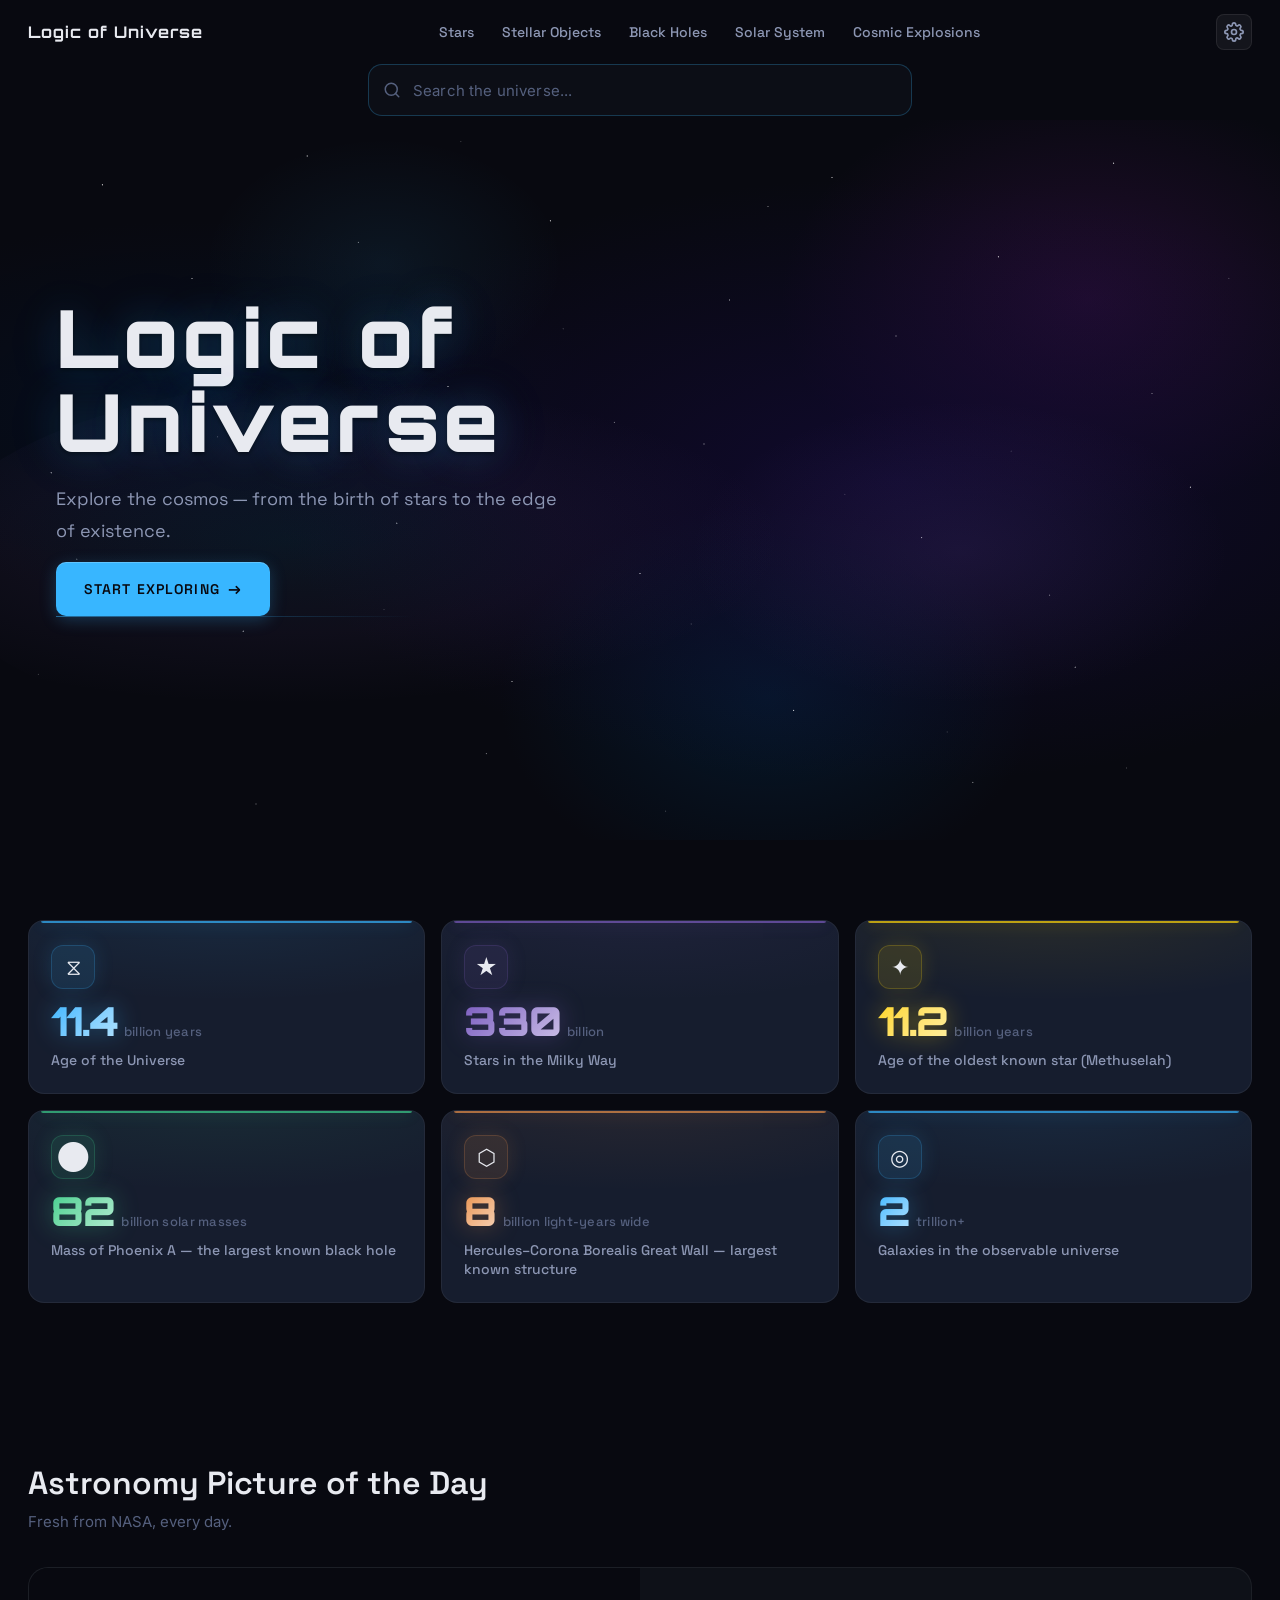
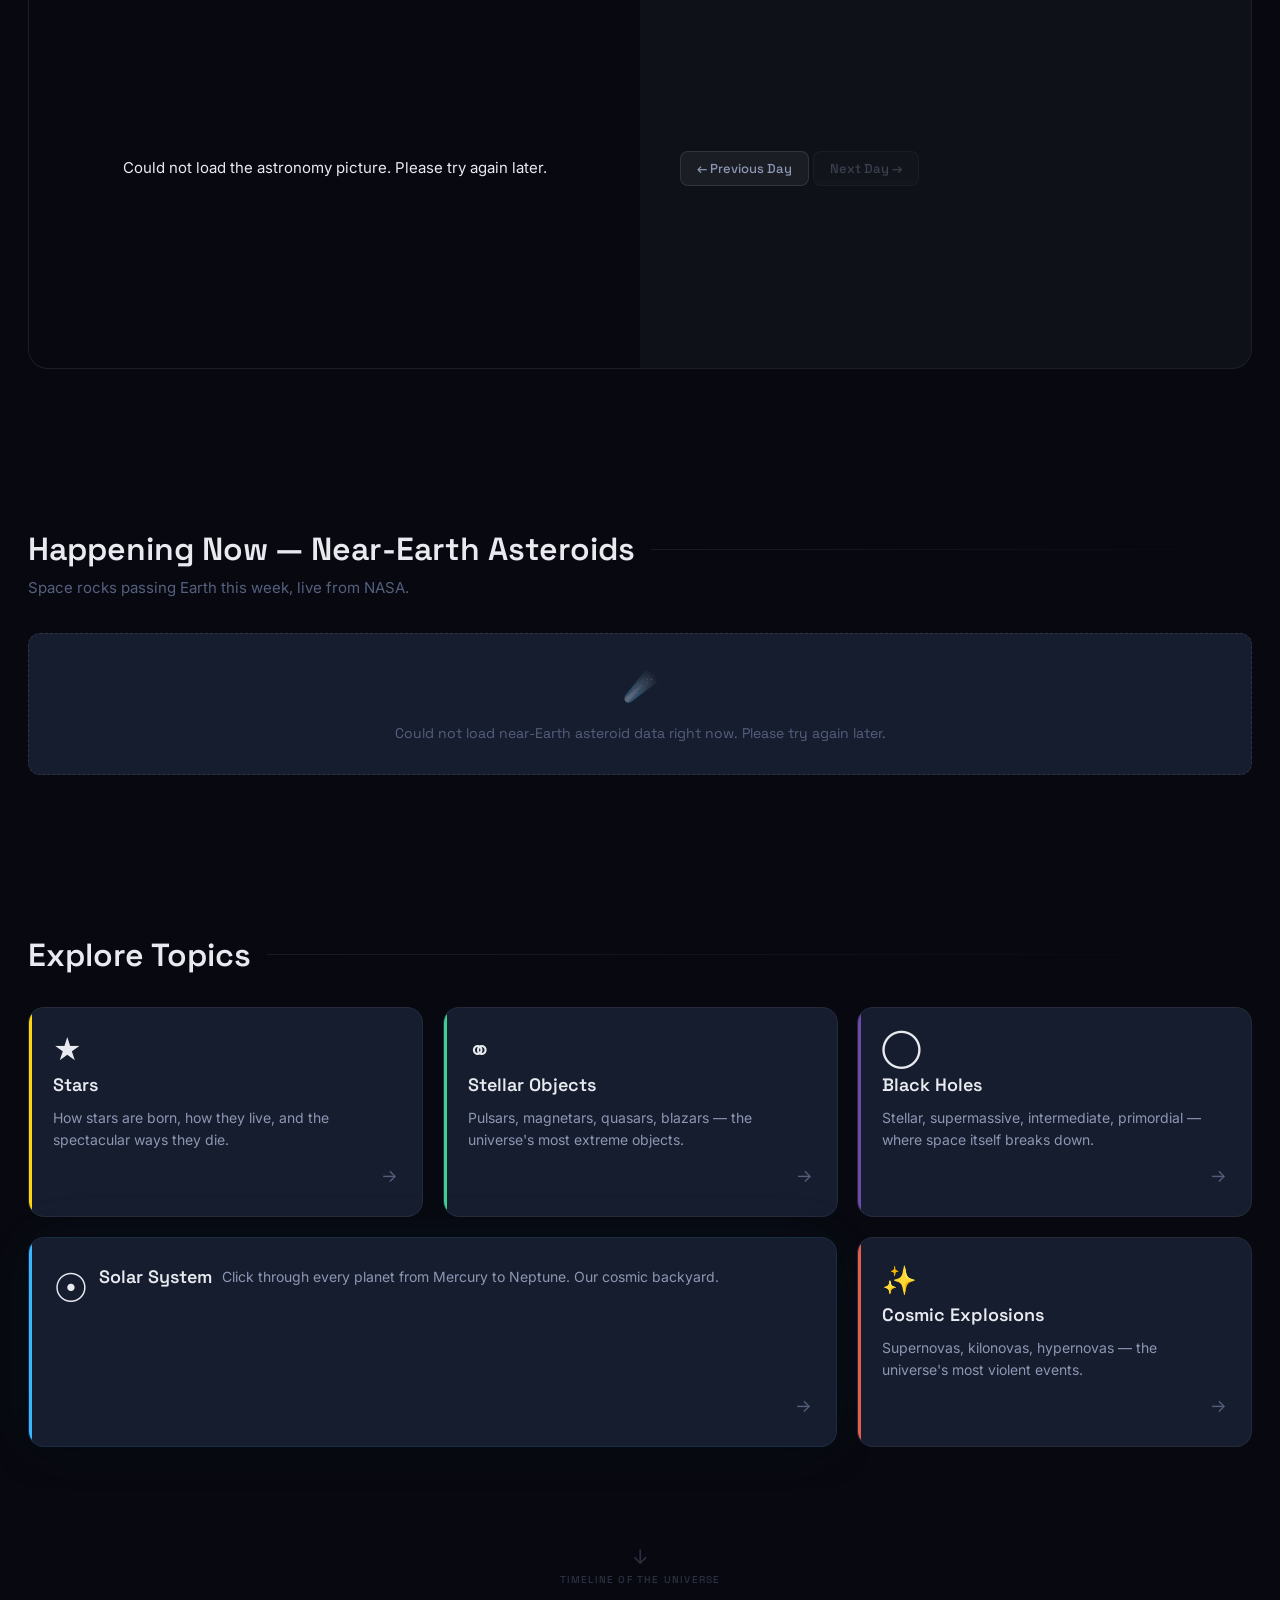
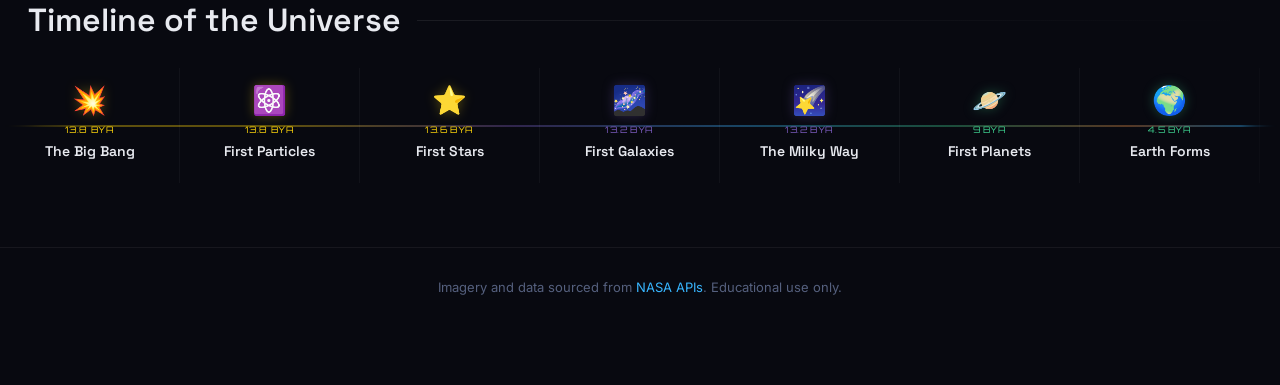
<file: index.html>
<!DOCTYPE html>
<html lang="en" data-theme="dark">
<head>
  <meta charset="UTF-8" />
  <meta name="viewport" content="width=device-width, initial-scale=1.0" />
  <title>Logic of Universe</title>
  <link rel="stylesheet" href="css/style.css" />
</head>
<body data-page="home">

  <header class="site-header" id="site-header">
    <nav class="site-nav" id="site-nav">
      <a href="index.html" class="nav-logo" id="nav-logo">Logic of Universe</a>
      <ul class="nav-links" id="nav-links">
        <li><a href="pages/stars.html" class="nav-link" data-page-link="stars">Stars</a></li>
        <li><a href="pages/stellar-objects.html" class="nav-link" data-page-link="stellar-objects">Stellar Objects</a></li>
        <li><a href="pages/black-holes.html" class="nav-link" data-page-link="black-holes">Black Holes</a></li>
        <li><a href="pages/solar-system.html" class="nav-link" data-page-link="solar-system">Solar System</a></li>
        <li><a href="pages/explosions.html" class="nav-link" data-page-link="explosions">Cosmic Explosions</a></li>
      </ul>
      <button class="nav-mobile-toggle" id="nav-mobile-toggle" aria-label="Toggle navigation menu" aria-expanded="false" aria-controls="nav-links">
        <span class="hamburger-line"></span>
        <span class="hamburger-line"></span>
        <span class="hamburger-line"></span>
      </button>
      <button class="nav-settings-btn" id="nav-settings-btn" aria-label="Settings" aria-expanded="false">
        <svg width="20" height="20" viewBox="0 0 24 24" fill="none" stroke="currentColor" stroke-width="2" stroke-linecap="round" stroke-linejoin="round" aria-hidden="true"><circle cx="12" cy="12" r="3"/><path d="M19.4 15a1.65 1.65 0 0 0 .33 1.82l.06.06a2 2 0 0 1-2.83 2.83l-.06-.06a1.65 1.65 0 0 0-1.82-.33 1.65 1.65 0 0 0-1 1.51V21a2 2 0 0 1-4 0v-.09A1.65 1.65 0 0 0 9 19.4a1.65 1.65 0 0 0-1.82.33l-.06.06a2 2 0 0 1-2.83-2.83l.06-.06A1.65 1.65 0 0 0 4.68 15a1.65 1.65 0 0 0-1.51-1H3a2 2 0 0 1 0-4h.09A1.65 1.65 0 0 0 4.6 9a1.65 1.65 0 0 0-.33-1.82l-.06-.06a2 2 0 0 1 2.83-2.83l.06.06A1.65 1.65 0 0 0 9 4.68a1.65 1.65 0 0 0 1-1.51V3a2 2 0 0 1 4 0v.09a1.65 1.65 0 0 0 1 1.51 1.65 1.65 0 0 0 1.82-.33l.06-.06a2 2 0 0 1 2.83 2.83l-.06.06A1.65 1.65 0 0 0 19.4 9a1.65 1.65 0 0 0 1.51 1H21a2 2 0 0 1 0 4h-.09a1.65 1.65 0 0 0-1.51 1z"/></svg>
      </button>
    </nav>

    <div class="search-wrapper" id="search-wrapper">
      <input
        type="text"
        class="search-input"
        id="search-input"
        placeholder="Search the universe..."
        autocomplete="off"
        aria-label="Search"
        aria-expanded="false"
        aria-haspopup="listbox"
        aria-controls="search-results"
      />
      <div class="search-suggestions" id="search-suggestions" hidden aria-label="Popular searches">
        <!-- JS populates top suggestion chips -->
      </div>
      <ul class="search-results" id="search-results" role="listbox" aria-label="Search results" hidden>
        <!-- JS populates live search results -->
      </ul>
    </div>
  </header>

  <main class="site-main" id="site-main">

    <!-- Hero -->
    <section class="hero" id="hero">
      <div class="hero__content">
        <h1 class="hero__title">Logic of Universe</h1>
        <p class="hero__subtitle">Explore the cosmos — from the birth of stars to the edge of existence.</p>
        <a href="pages/stars.html" class="hero__cta">Start Exploring</a>
      </div>
    </section>

    <!-- Universe Stats Counters -->
    <section id="universe-stats" class="universe-stats">
      <div class="universe-stats__inner"></div>
    </section>

    <!-- APOD — Astronomy Picture of the Day -->
    <section class="apod-section" id="apod-section">
      <div class="apod-section__header">
        <h2 class="apod-section__title">Astronomy Picture of the Day</h2>
        <p class="apod-section__subtitle">Fresh from NASA, every day.</p>
      </div>
      <div class="apod-card" id="apod-card" aria-live="polite" aria-busy="true">
        <div class="apod-card__image-wrap" id="apod-image-wrap">
          <!-- JS injects <img> or <iframe> for video APODs -->
          <div class="apod-card__loading" id="apod-loading" aria-label="Loading astronomy picture">
            <span class="loading-spinner" aria-hidden="true"></span>
          </div>
        </div>
        <div class="apod-card__info" id="apod-info">
          <h3 class="apod-card__title" id="apod-title"></h3>
          <div class="apod-nav" id="apod-nav">
            <button id="apod-prev-btn" class="apod-nav__btn" aria-label="Previous day">← Previous Day</button>
            <span id="apod-date"></span>
            <button id="apod-next-btn" class="apod-nav__btn" aria-label="Next day" disabled>Next Day →</button>
          </div>
          <p class="apod-card__explanation" id="apod-explanation"></p>
        </div>
      </div>
    </section>

    <!-- Live NASA Feed — near-Earth asteroids this week -->
    <section id="live-feed" class="live-feed" aria-label="Live from space">
      <div class="live-feed__inner"></div>
    </section>

    <!-- Topic Cards -->
    <section class="topics-section" id="topics-section">
      <h2 class="topics-section__title">Explore Topics</h2>
      <div class="topics-grid" id="topics-grid">

        <a href="pages/stars.html" class="topic-card" id="topic-card-stars">
          <div class="topic-card__icon" aria-hidden="true">&#9733;</div>
          <h3 class="topic-card__title">Stars</h3>
          <p class="topic-card__desc">How stars are born, how they live, and the spectacular ways they die.</p>
          <span class="topic-card__arrow" aria-hidden="true">&#8594;</span>
        </a>

        <a href="pages/stellar-objects.html" class="topic-card" id="topic-card-stellar">
          <div class="topic-card__icon" aria-hidden="true">&#9901;</div>
          <h3 class="topic-card__title">Stellar Objects</h3>
          <p class="topic-card__desc">Pulsars, magnetars, quasars, blazars — the universe's most extreme objects.</p>
          <span class="topic-card__arrow" aria-hidden="true">&#8594;</span>
        </a>

        <a href="pages/black-holes.html" class="topic-card" id="topic-card-black-holes">
          <div class="topic-card__icon" aria-hidden="true">&#9711;</div>
          <h3 class="topic-card__title">Black Holes</h3>
          <p class="topic-card__desc">Stellar, supermassive, intermediate, primordial — where space itself breaks down.</p>
          <span class="topic-card__arrow" aria-hidden="true">&#8594;</span>
        </a>

        <a href="pages/solar-system.html" class="topic-card topic-card--featured" id="topic-card-solar">
          <div class="topic-card__icon" aria-hidden="true">&#9737;</div>
          <h3 class="topic-card__title">Solar System</h3>
          <p class="topic-card__desc">Click through every planet from Mercury to Neptune. Our cosmic backyard.</p>
          <span class="topic-card__arrow" aria-hidden="true">&#8594;</span>
        </a>

        <a href="pages/explosions.html" class="topic-card" id="topic-card-explosions">
          <div class="topic-card__icon" aria-hidden="true">&#10024;</div>
          <h3 class="topic-card__title">Cosmic Explosions</h3>
          <p class="topic-card__desc">Supernovas, kilonovas, hypernovas — the universe's most violent events.</p>
          <span class="topic-card__arrow" aria-hidden="true">&#8594;</span>
        </a>

      </div>
    </section>

    <!-- Scroll hint arrow -->
    <div id="scroll-hint-arrow" class="scroll-hint-arrow" aria-hidden="true">
      <span class="scroll-hint-arrow__icon">↓</span>
      <span class="scroll-hint-arrow__label">Timeline of the Universe</span>
    </div>

    <!-- Timeline of the Universe -->
    <section id="universe-timeline" class="universe-timeline">
      <h2 class="universe-timeline__title">Timeline of the Universe</h2>
      <div id="timeline-container"></div>
    </section>

  </main>

  <footer class="site-footer" id="site-footer">
    <p class="footer-credits">Imagery and data sourced from <a href="https://api.nasa.gov" class="footer-link" target="_blank" rel="noopener noreferrer">NASA APIs</a>. Educational use only.</p>
  </footer>

  <noscript>
    <div class="noscript-banner">
      JavaScript is required for search, the Solar System explorer, and NASA imagery. The text content is still accessible without it.
    </div>
  </noscript>

  <!-- Replace DEMO_KEY with your NASA API key from https://api.nasa.gov -->
  <aside class="settings-panel" id="settings-panel" aria-label="User settings" hidden>
    <div class="settings-panel__header">
      <h2 class="settings-panel__title">Settings</h2>
      <button class="settings-panel__close" id="settings-panel-close" aria-label="Close settings">&#10005;</button>
    </div>
    <div class="settings-panel__body" id="settings-panel-body"></div>
  </aside>
  <div class="settings-panel__backdrop" id="settings-panel-backdrop" hidden></div>

  <script>window.NASA_API_KEY = "DEMO_KEY";</script>
  <script src="config.js"></script>
  <script src="js/main.js" type="module"></script>
</body>
</html>
</file>
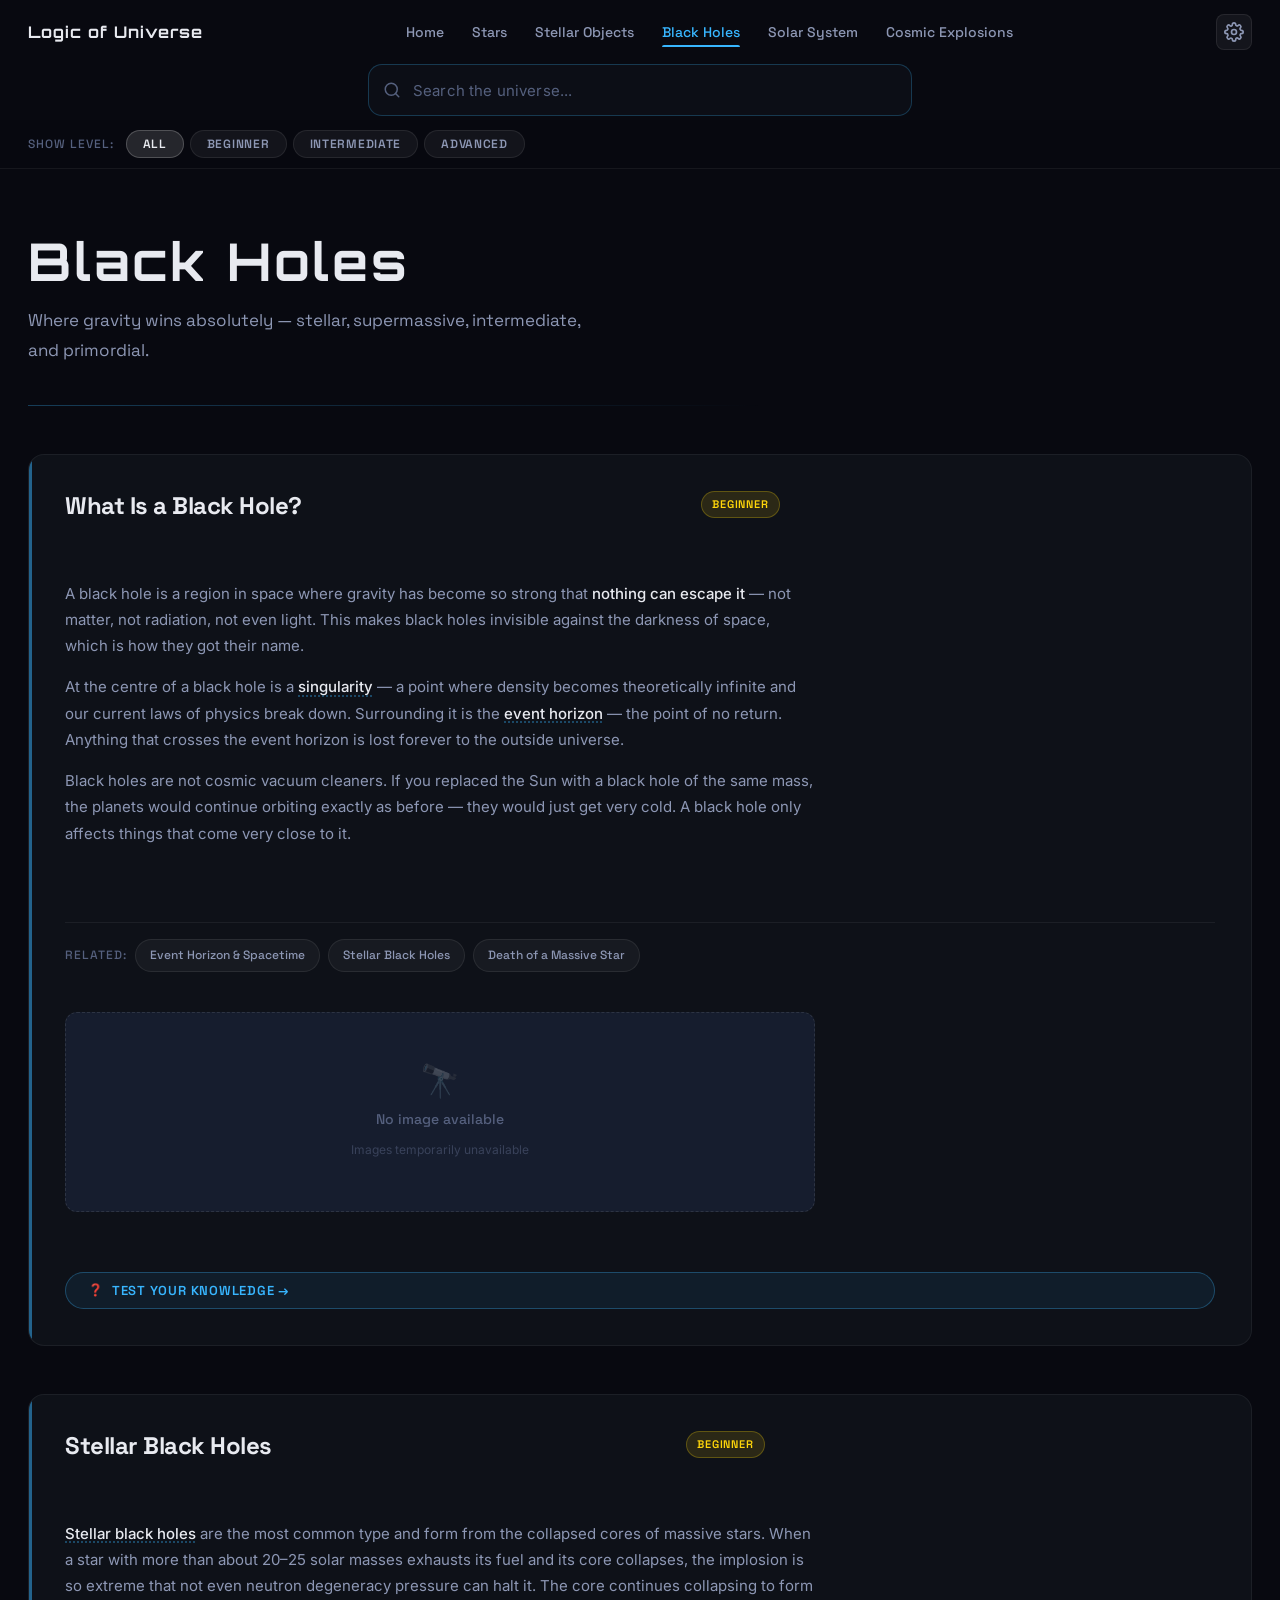
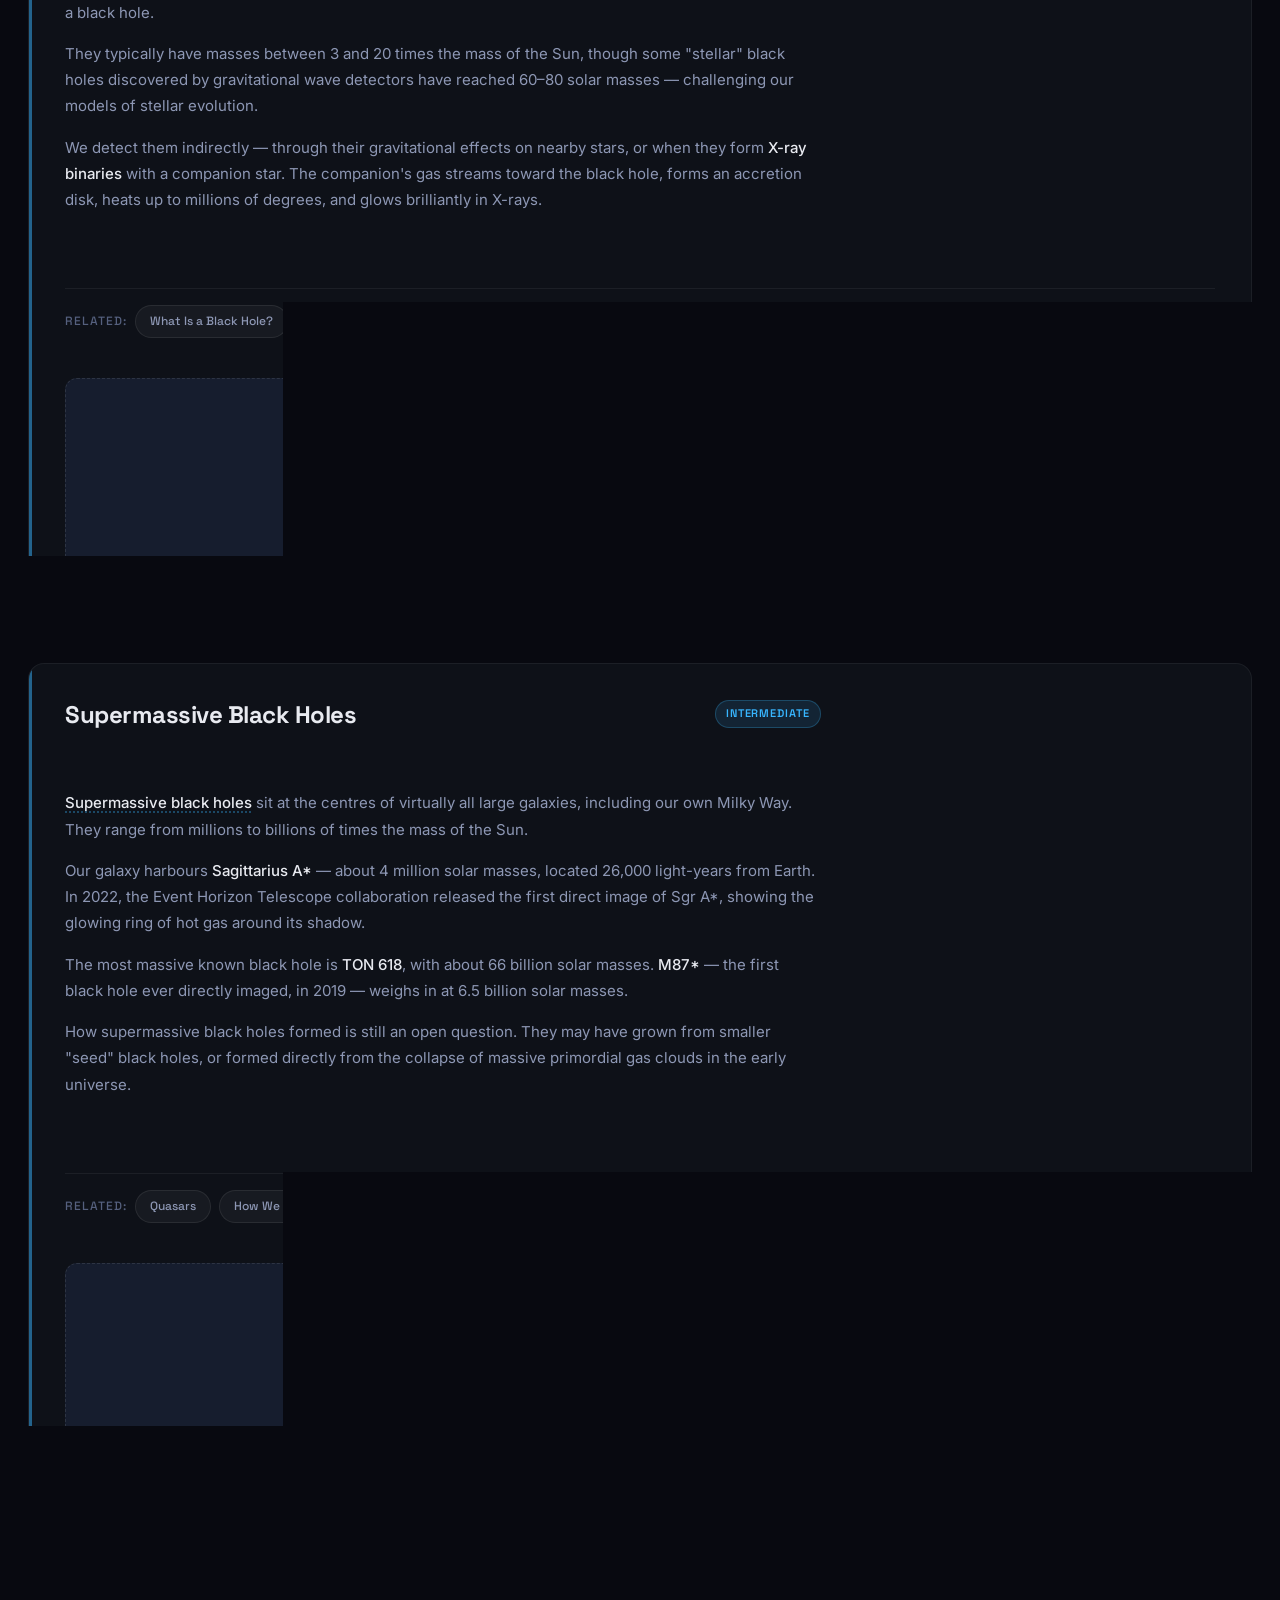
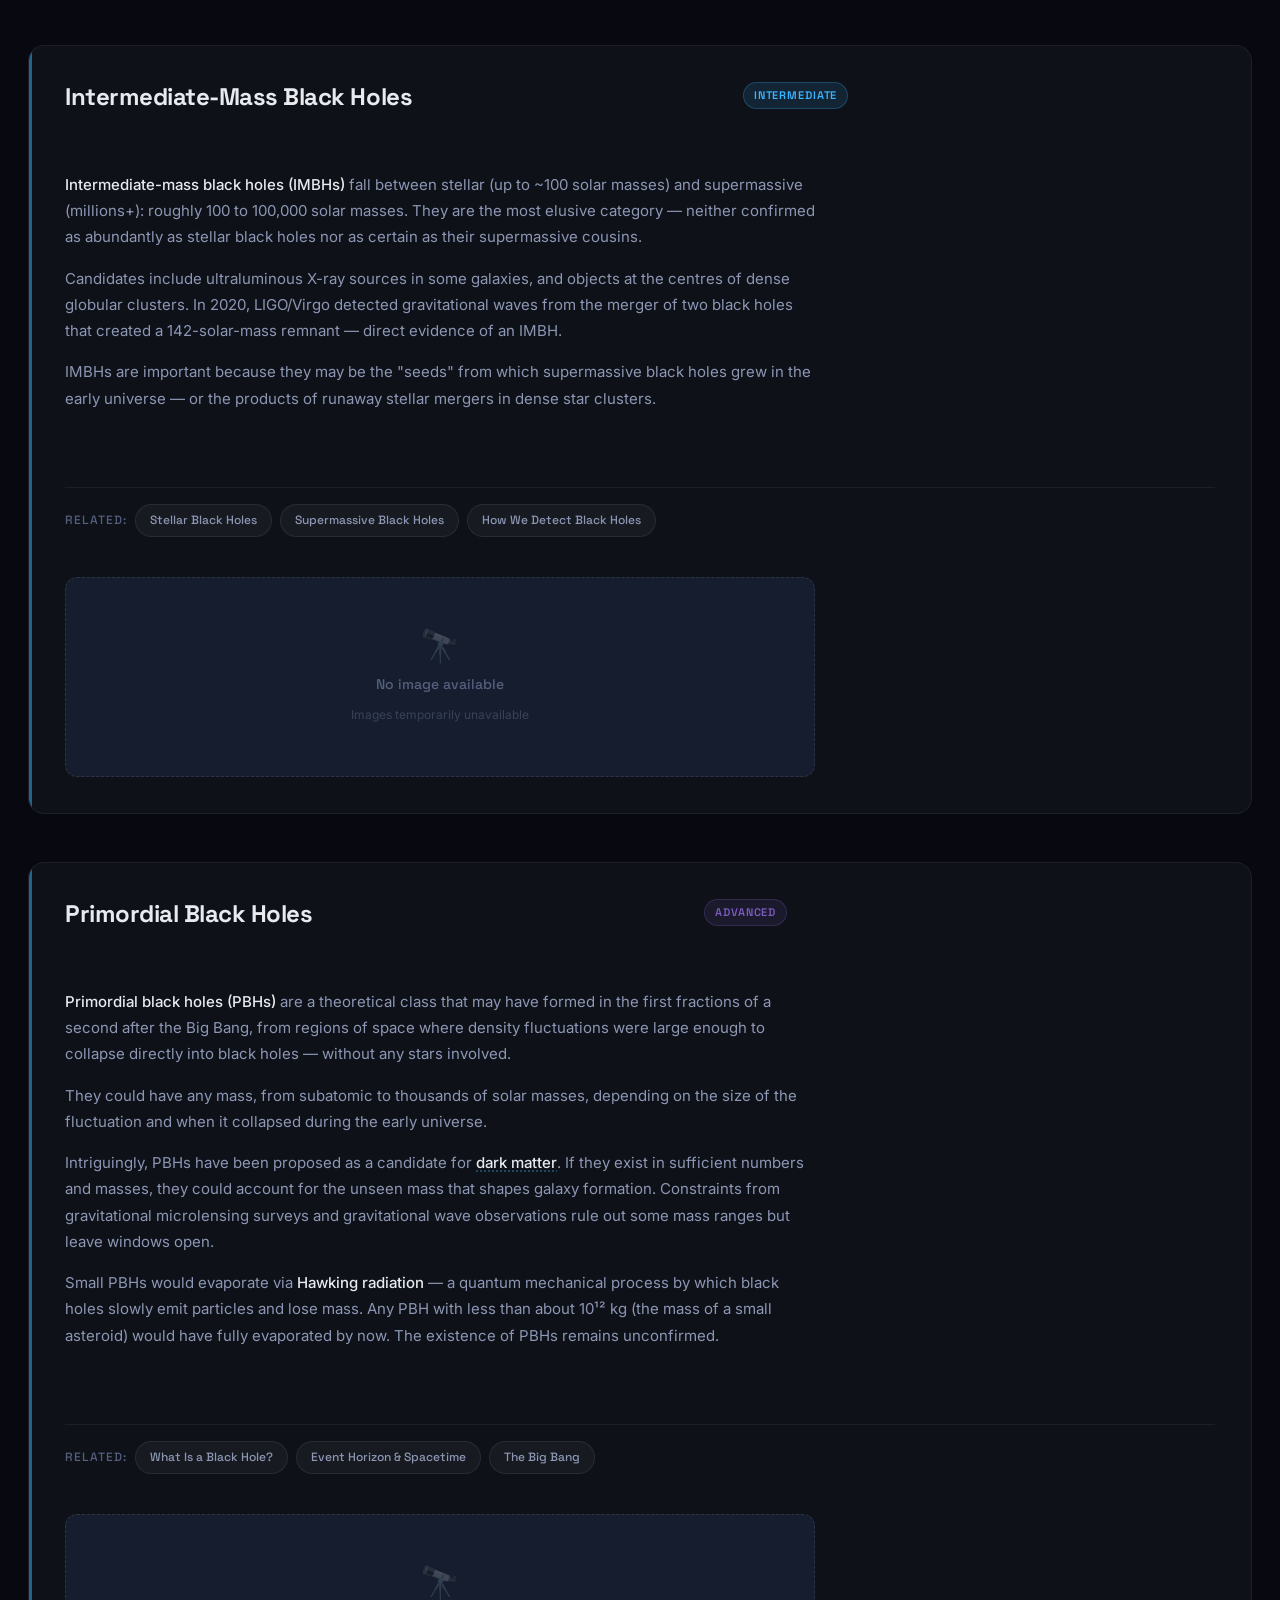
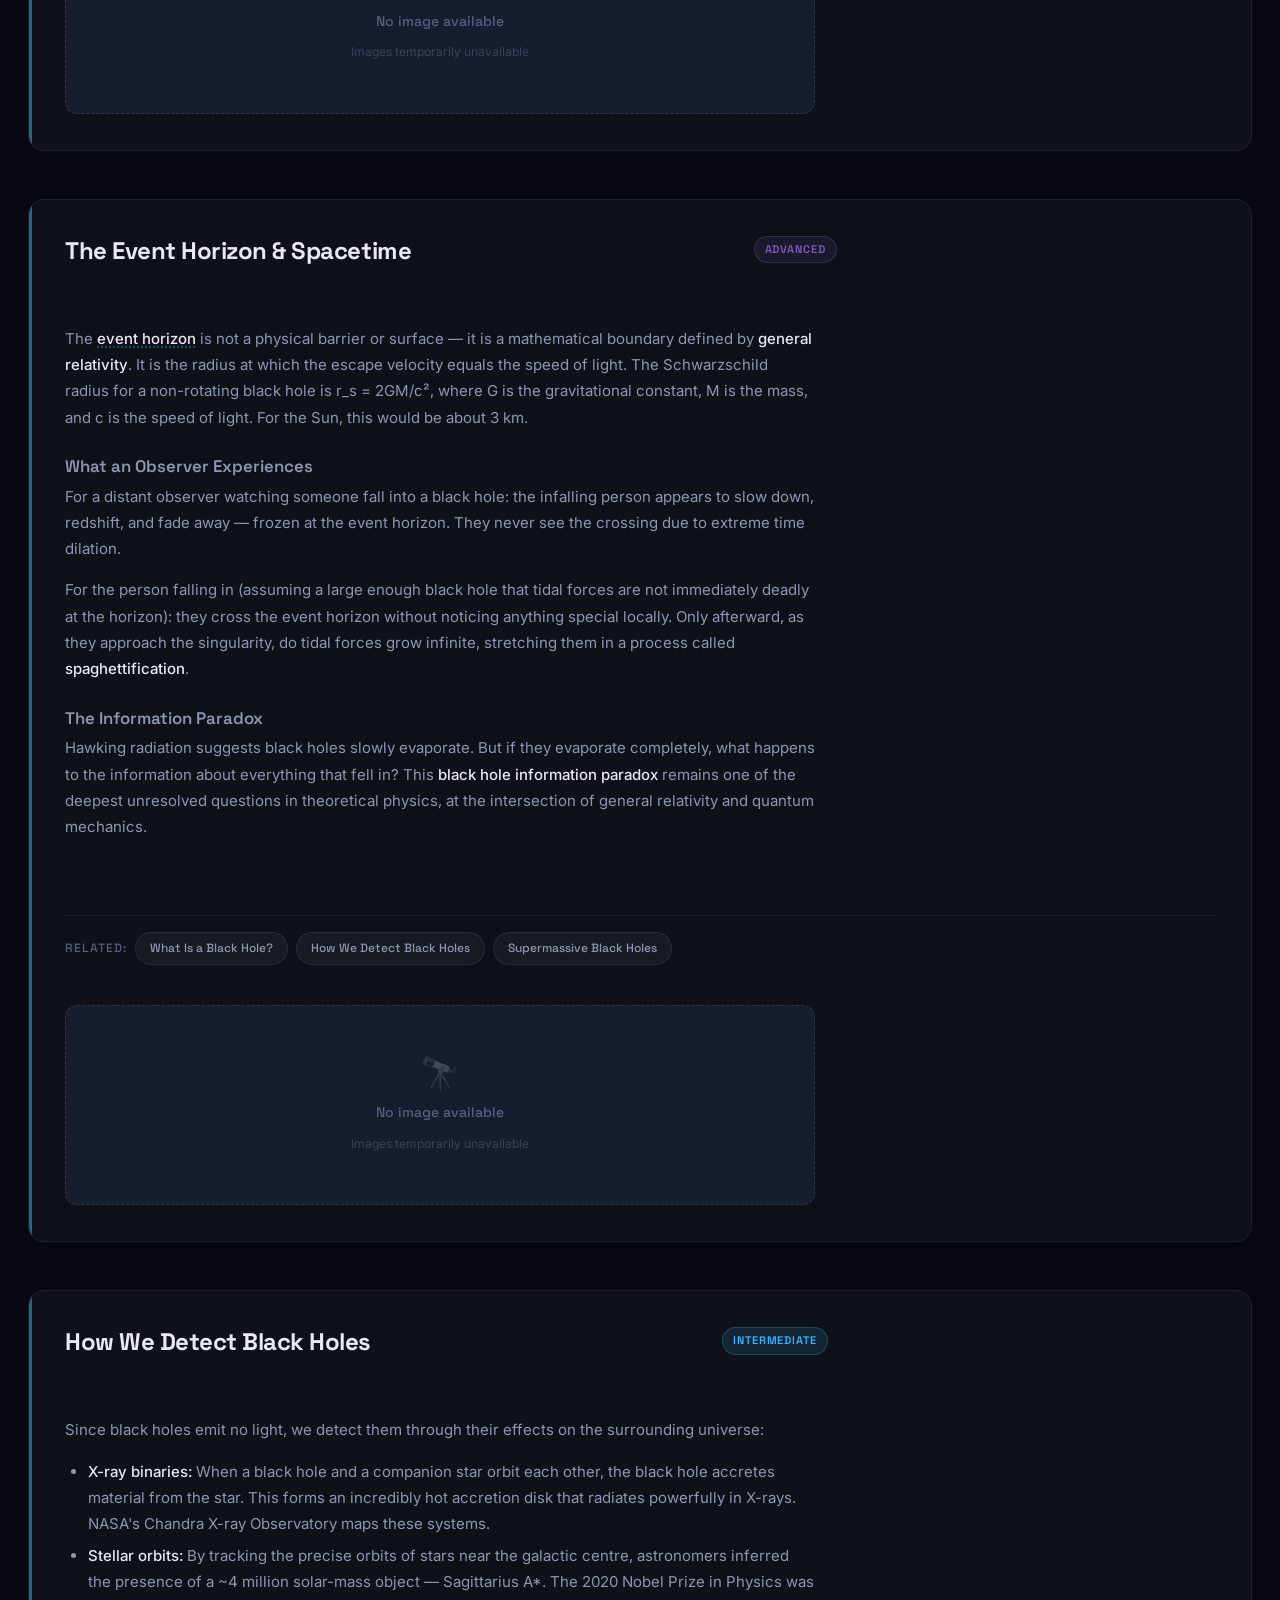
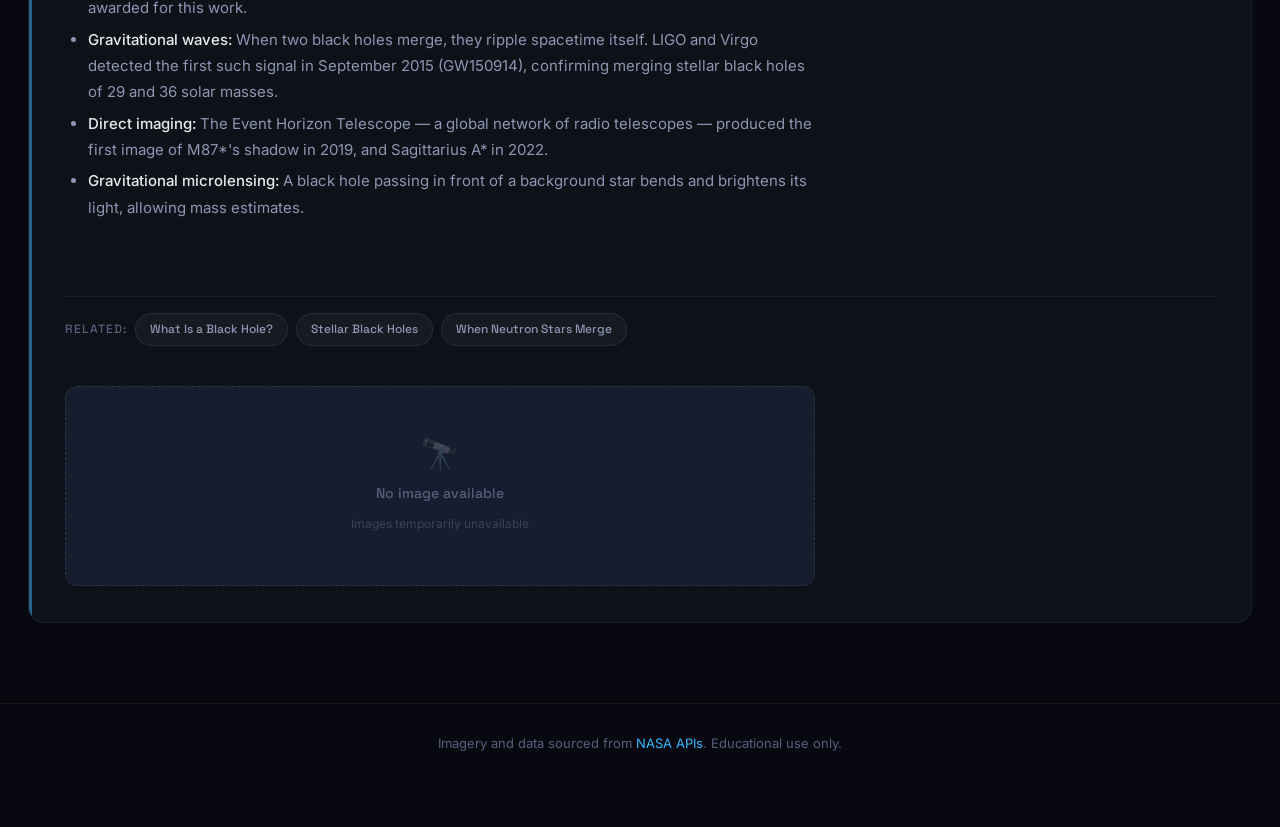
<file: pages/black-holes.html>
<!DOCTYPE html>
<html lang="en" data-theme="dark">
<head>
  <meta charset="UTF-8" />
  <meta name="viewport" content="width=device-width, initial-scale=1.0" />
  <title>Black Holes — Logic of Universe</title>
  <link rel="stylesheet" href="../css/style.css" />
</head>
<body data-page="black-holes">

  <header class="site-header" id="site-header">
    <nav class="site-nav" id="site-nav">
      <a href="../index.html" class="nav-logo" id="nav-logo">Logic of Universe</a>
      <ul class="nav-links" id="nav-links">
        <li><a href="../index.html" class="nav-link" data-page-link="home">Home</a></li>
        <li><a href="stars.html" class="nav-link" data-page-link="stars">Stars</a></li>
        <li><a href="stellar-objects.html" class="nav-link" data-page-link="stellar-objects">Stellar Objects</a></li>
        <li><a href="black-holes.html" class="nav-link" data-page-link="black-holes">Black Holes</a></li>
        <li><a href="solar-system.html" class="nav-link" data-page-link="solar-system">Solar System</a></li>
        <li><a href="explosions.html" class="nav-link" data-page-link="explosions">Cosmic Explosions</a></li>
      </ul>
      <button class="nav-mobile-toggle" id="nav-mobile-toggle" aria-label="Toggle navigation menu" aria-expanded="false" aria-controls="nav-links">
        <span class="hamburger-line"></span>
        <span class="hamburger-line"></span>
        <span class="hamburger-line"></span>
      </button>
      <button class="nav-settings-btn" id="nav-settings-btn" aria-label="Settings" aria-expanded="false">
        <svg width="20" height="20" viewBox="0 0 24 24" fill="none" stroke="currentColor" stroke-width="2" stroke-linecap="round" stroke-linejoin="round" aria-hidden="true"><circle cx="12" cy="12" r="3"/><path d="M19.4 15a1.65 1.65 0 0 0 .33 1.82l.06.06a2 2 0 0 1-2.83 2.83l-.06-.06a1.65 1.65 0 0 0-1.82-.33 1.65 1.65 0 0 0-1 1.51V21a2 2 0 0 1-4 0v-.09A1.65 1.65 0 0 0 9 19.4a1.65 1.65 0 0 0-1.82.33l-.06.06a2 2 0 0 1-2.83-2.83l.06-.06A1.65 1.65 0 0 0 4.68 15a1.65 1.65 0 0 0-1.51-1H3a2 2 0 0 1 0-4h.09A1.65 1.65 0 0 0 4.6 9a1.65 1.65 0 0 0-.33-1.82l-.06-.06a2 2 0 0 1 2.83-2.83l.06.06A1.65 1.65 0 0 0 9 4.68a1.65 1.65 0 0 0 1-1.51V3a2 2 0 0 1 4 0v.09a1.65 1.65 0 0 0 1 1.51 1.65 1.65 0 0 0 1.82-.33l.06-.06a2 2 0 0 1 2.83 2.83l-.06.06A1.65 1.65 0 0 0 19.4 9a1.65 1.65 0 0 0 1.51 1H21a2 2 0 0 1 0 4h-.09a1.65 1.65 0 0 0-1.51 1z"/></svg>
      </button>
    </nav>

    <div class="search-wrapper" id="search-wrapper">
      <input
        type="text"
        class="search-input"
        id="search-input"
        placeholder="Search the universe..."
        autocomplete="off"
        aria-label="Search"
        aria-expanded="false"
        aria-haspopup="listbox"
        aria-controls="search-results"
      />
      <div class="search-suggestions" id="search-suggestions" hidden aria-label="Popular searches"></div>
      <ul class="search-results" id="search-results" role="listbox" aria-label="Search results" hidden></ul>
    </div>
  </header>

  <div class="difficulty-bar" id="difficulty-bar">
    <span class="difficulty-label">Show level:</span>
    <div class="difficulty-toggle" id="difficulty-toggle" role="group" aria-label="Content difficulty level"></div>
  </div>

  <main class="site-main" id="site-main">
    <div class="page-hero">
      <h1 class="page-hero__title">Black Holes</h1>
      <p class="page-hero__subtitle">Where gravity wins absolutely — stellar, supermassive, intermediate, and primordial.</p>
    </div>
    <div class="content-sections" id="content-sections">
      <!-- JS injects content sections from js/data/blackholes-content.js -->
    </div>
  </main>

  <footer class="site-footer" id="site-footer">
    <p class="footer-credits">Imagery and data sourced from <a href="https://api.nasa.gov" class="footer-link" target="_blank" rel="noopener noreferrer">NASA APIs</a>. Educational use only.</p>
  </footer>

  <noscript>
    <div class="noscript-banner">JavaScript is required for search and NASA imagery. The page structure is still accessible.</div>
  </noscript>

  <aside class="settings-panel" id="settings-panel" aria-label="User settings" hidden>
    <div class="settings-panel__header">
      <h2 class="settings-panel__title">Settings</h2>
      <button class="settings-panel__close" id="settings-panel-close" aria-label="Close settings">&#10005;</button>
    </div>
    <div class="settings-panel__body" id="settings-panel-body"></div>
  </aside>
  <div class="settings-panel__backdrop" id="settings-panel-backdrop" hidden></div>

  <script>window.NASA_API_KEY = "DEMO_KEY";</script>
  <script src="../config.js"></script>
  <script src="../js/main.js" type="module"></script>
</body>
</html>
</file>
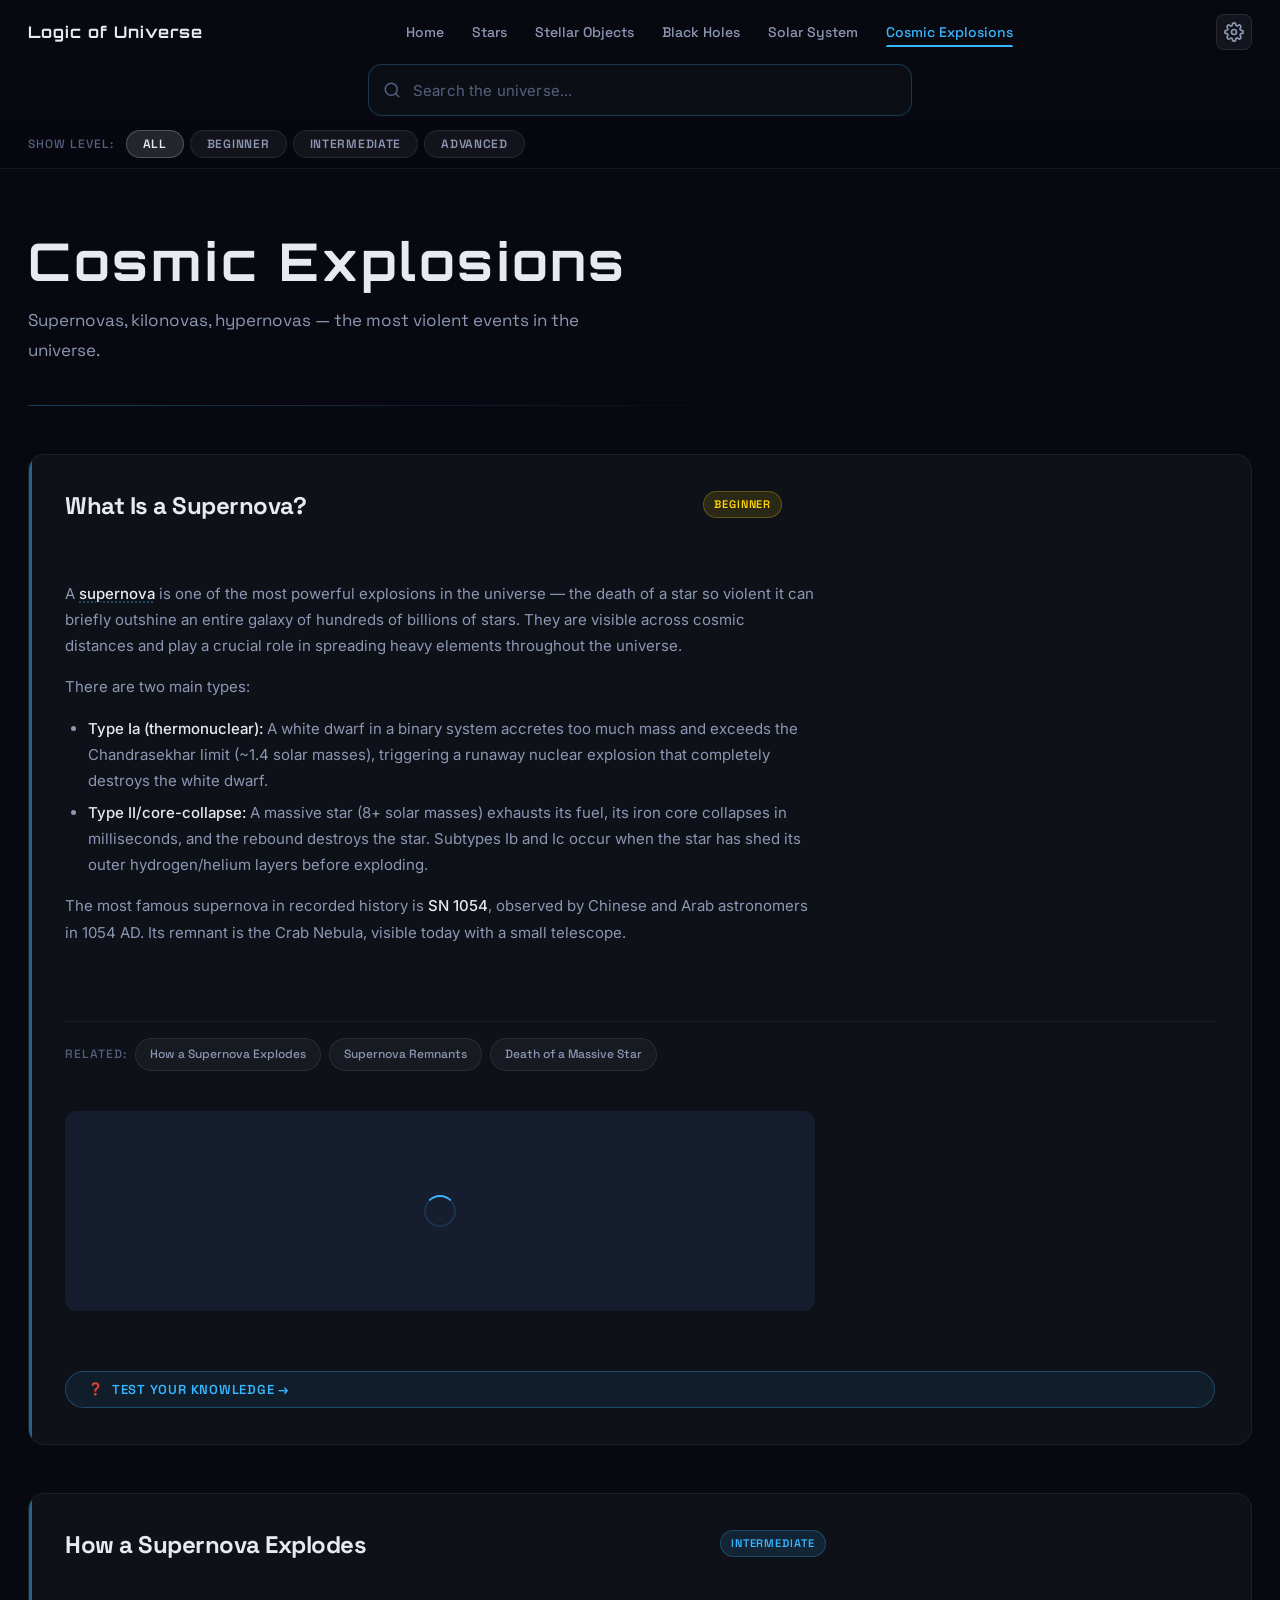
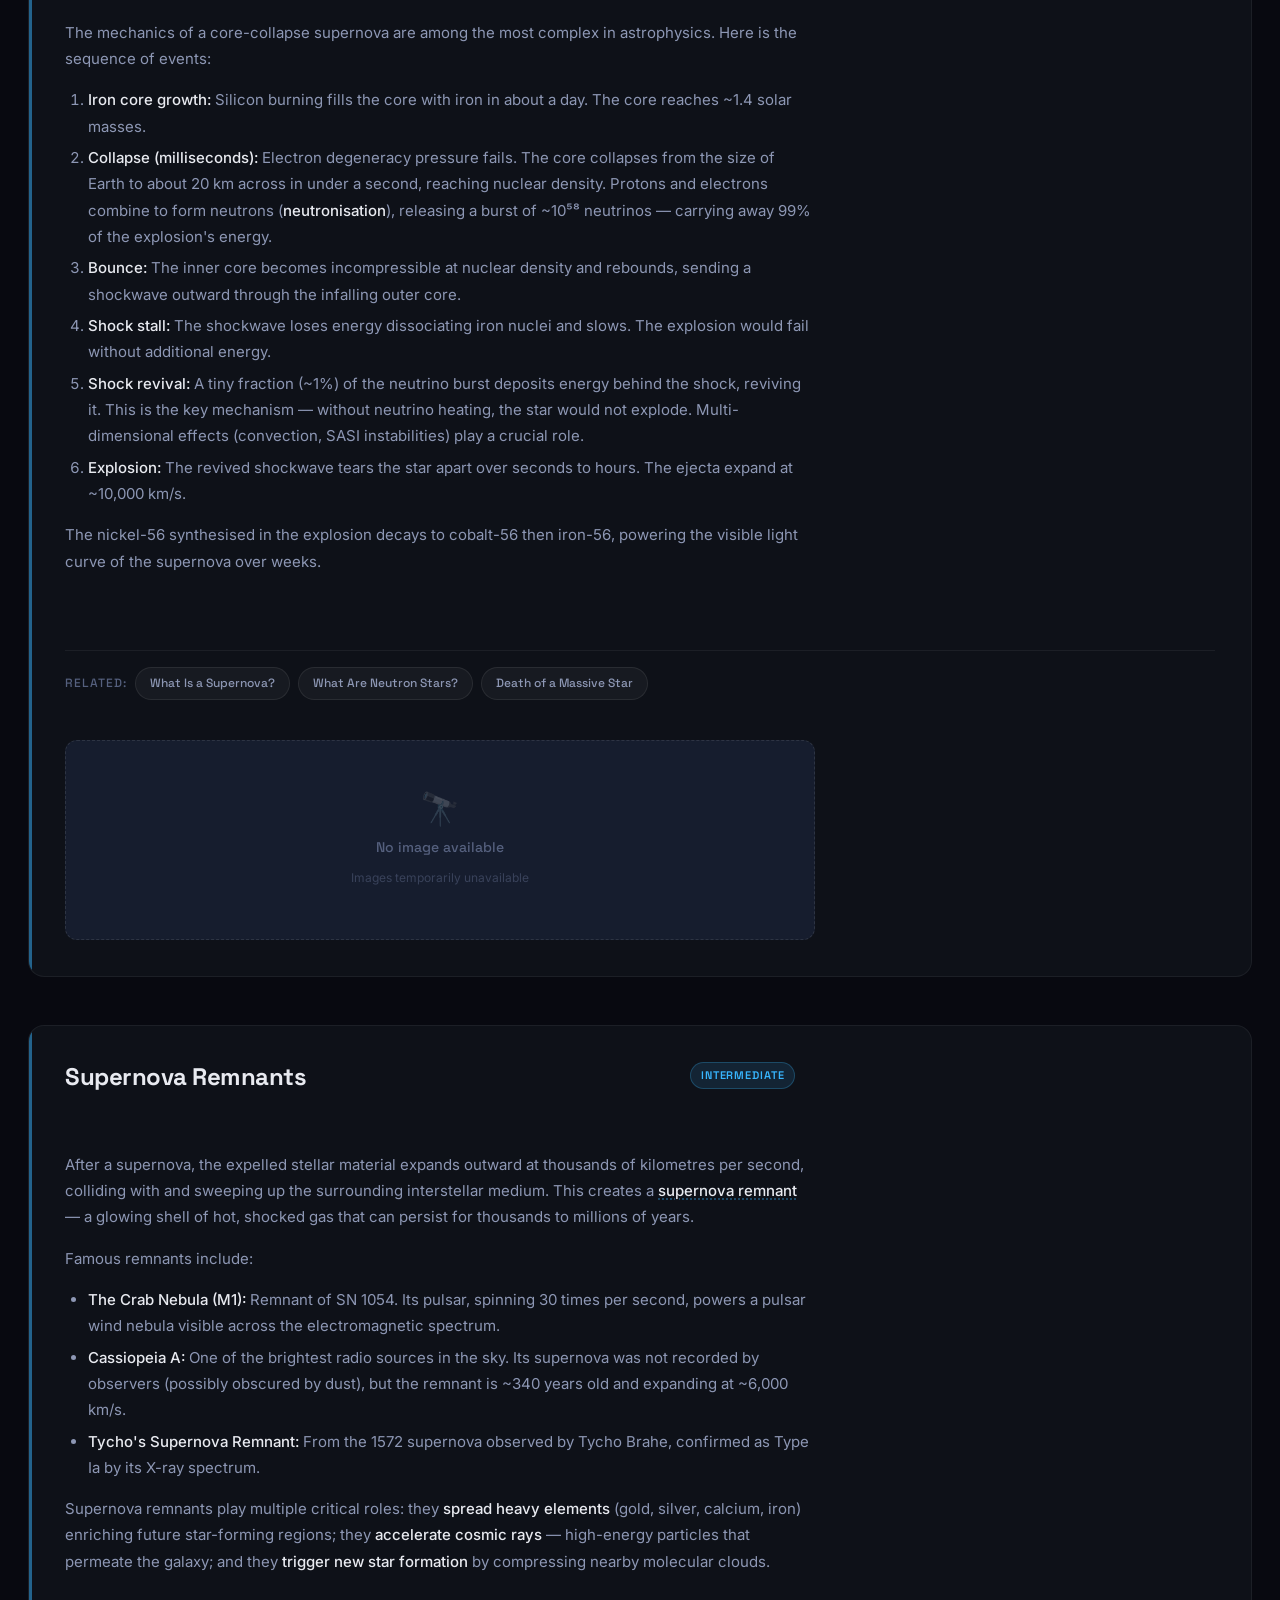
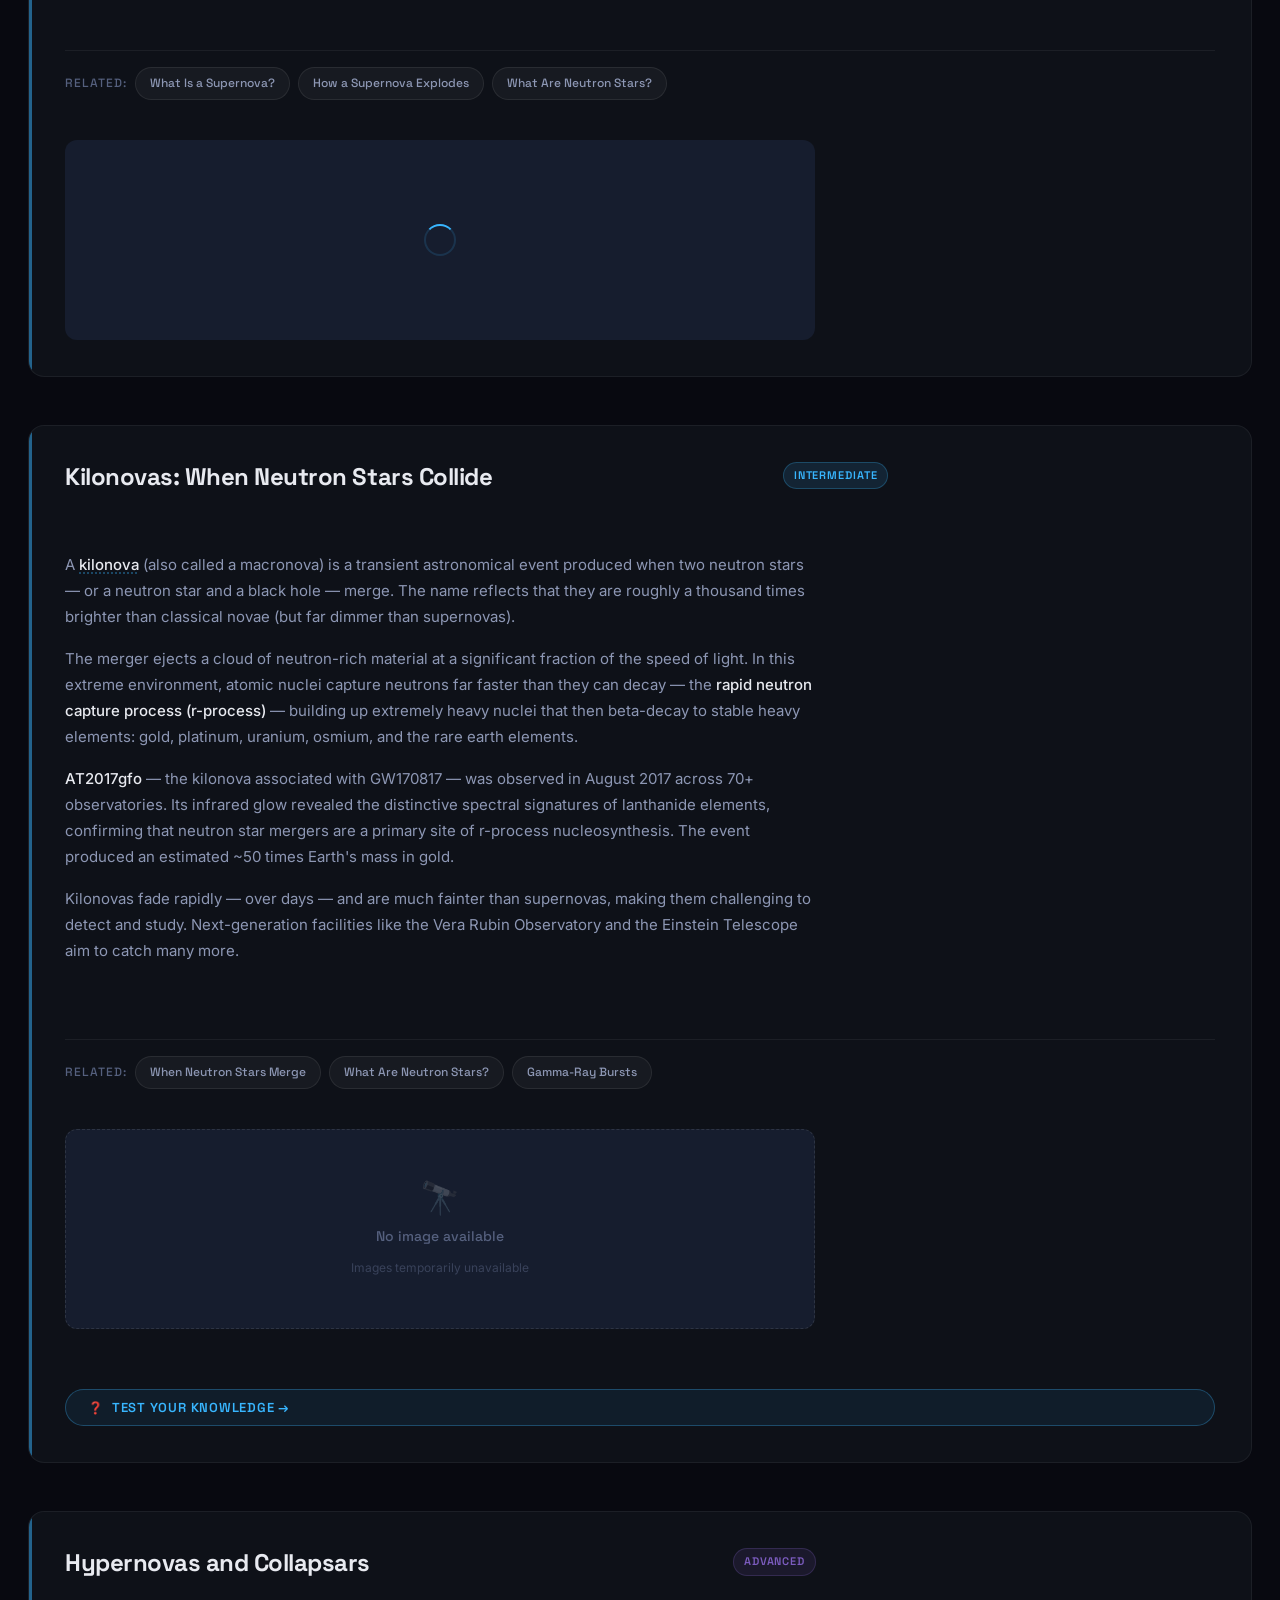
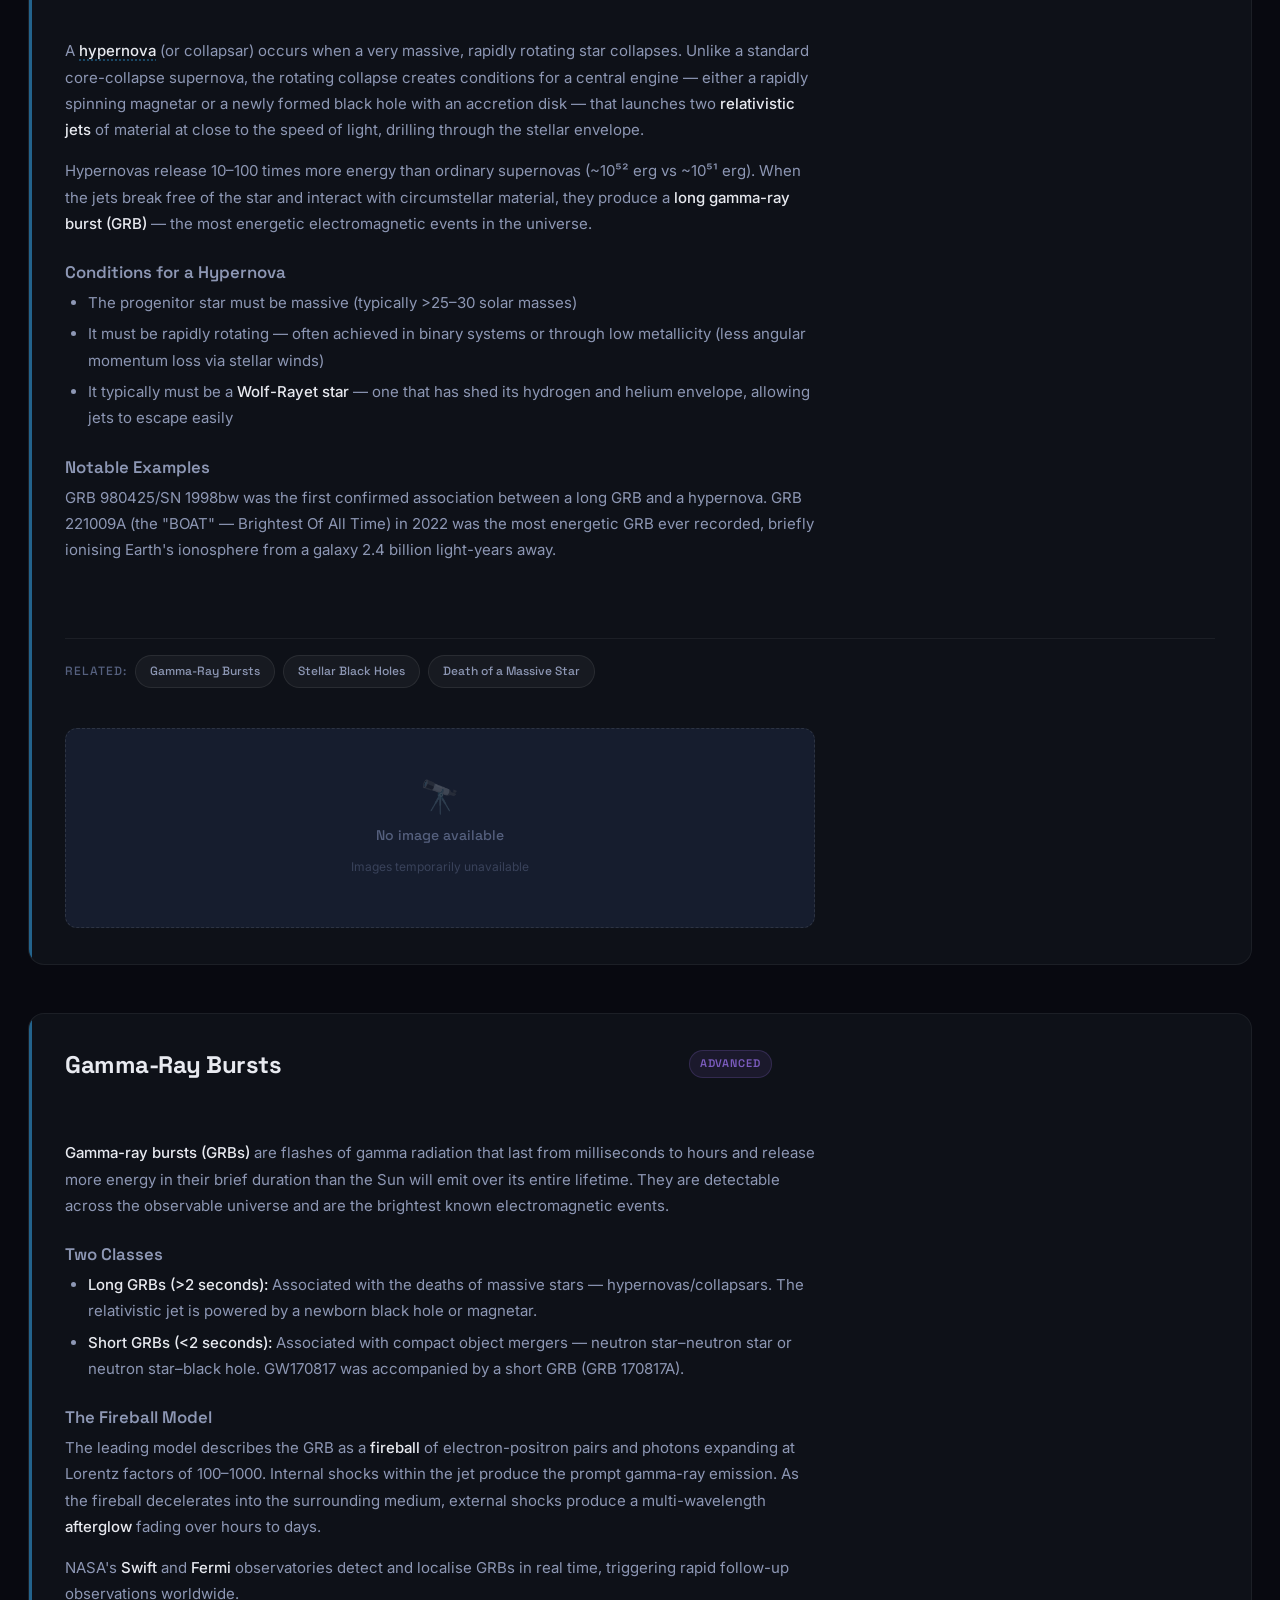
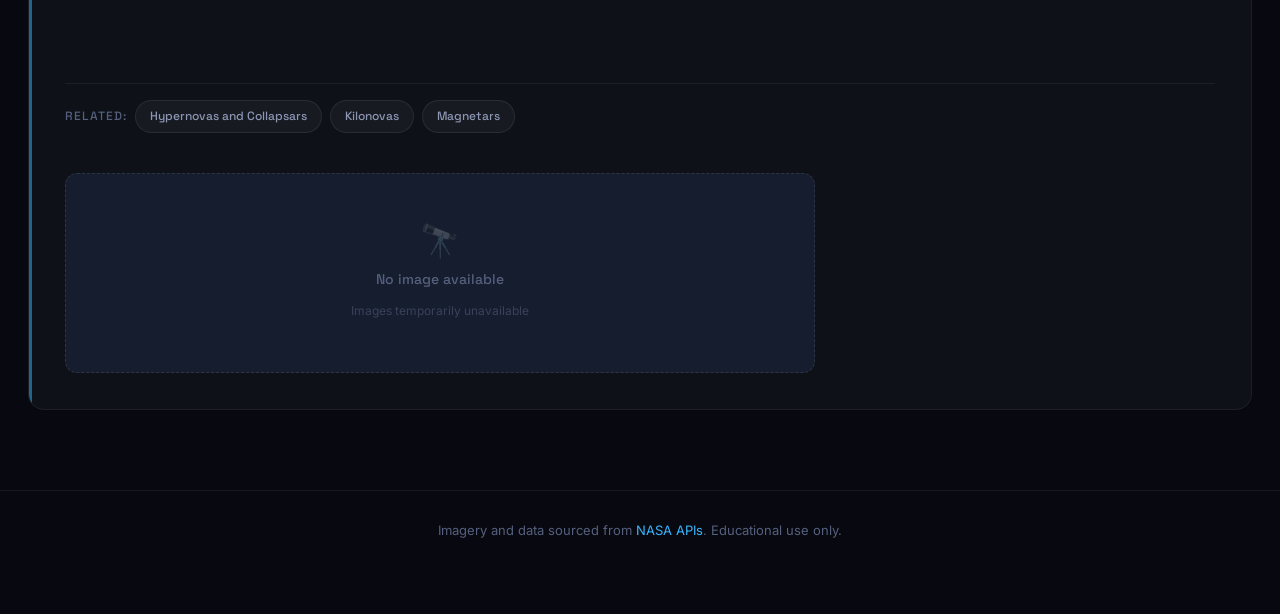
<file: pages/explosions.html>
<!DOCTYPE html>
<html lang="en" data-theme="dark">
<head>
  <meta charset="UTF-8" />
  <meta name="viewport" content="width=device-width, initial-scale=1.0" />
  <title>Cosmic Explosions — Logic of Universe</title>
  <link rel="stylesheet" href="../css/style.css" />
</head>
<body data-page="explosions">

  <header class="site-header" id="site-header">
    <nav class="site-nav" id="site-nav">
      <a href="../index.html" class="nav-logo" id="nav-logo">Logic of Universe</a>
      <ul class="nav-links" id="nav-links">
        <li><a href="../index.html" class="nav-link" data-page-link="home">Home</a></li>
        <li><a href="stars.html" class="nav-link" data-page-link="stars">Stars</a></li>
        <li><a href="stellar-objects.html" class="nav-link" data-page-link="stellar-objects">Stellar Objects</a></li>
        <li><a href="black-holes.html" class="nav-link" data-page-link="black-holes">Black Holes</a></li>
        <li><a href="solar-system.html" class="nav-link" data-page-link="solar-system">Solar System</a></li>
        <li><a href="explosions.html" class="nav-link" data-page-link="explosions">Cosmic Explosions</a></li>
      </ul>
      <button class="nav-mobile-toggle" id="nav-mobile-toggle" aria-label="Toggle navigation menu" aria-expanded="false" aria-controls="nav-links">
        <span class="hamburger-line"></span>
        <span class="hamburger-line"></span>
        <span class="hamburger-line"></span>
      </button>
      <button class="nav-settings-btn" id="nav-settings-btn" aria-label="Settings" aria-expanded="false">
        <svg width="20" height="20" viewBox="0 0 24 24" fill="none" stroke="currentColor" stroke-width="2" stroke-linecap="round" stroke-linejoin="round" aria-hidden="true"><circle cx="12" cy="12" r="3"/><path d="M19.4 15a1.65 1.65 0 0 0 .33 1.82l.06.06a2 2 0 0 1-2.83 2.83l-.06-.06a1.65 1.65 0 0 0-1.82-.33 1.65 1.65 0 0 0-1 1.51V21a2 2 0 0 1-4 0v-.09A1.65 1.65 0 0 0 9 19.4a1.65 1.65 0 0 0-1.82.33l-.06.06a2 2 0 0 1-2.83-2.83l.06-.06A1.65 1.65 0 0 0 4.68 15a1.65 1.65 0 0 0-1.51-1H3a2 2 0 0 1 0-4h.09A1.65 1.65 0 0 0 4.6 9a1.65 1.65 0 0 0-.33-1.82l-.06-.06a2 2 0 0 1 2.83-2.83l.06.06A1.65 1.65 0 0 0 9 4.68a1.65 1.65 0 0 0 1-1.51V3a2 2 0 0 1 4 0v.09a1.65 1.65 0 0 0 1 1.51 1.65 1.65 0 0 0 1.82-.33l.06-.06a2 2 0 0 1 2.83 2.83l-.06.06A1.65 1.65 0 0 0 19.4 9a1.65 1.65 0 0 0 1.51 1H21a2 2 0 0 1 0 4h-.09a1.65 1.65 0 0 0-1.51 1z"/></svg>
      </button>
    </nav>

    <div class="search-wrapper" id="search-wrapper">
      <input
        type="text"
        class="search-input"
        id="search-input"
        placeholder="Search the universe..."
        autocomplete="off"
        aria-label="Search"
        aria-expanded="false"
        aria-haspopup="listbox"
        aria-controls="search-results"
      />
      <div class="search-suggestions" id="search-suggestions" hidden aria-label="Popular searches"></div>
      <ul class="search-results" id="search-results" role="listbox" aria-label="Search results" hidden></ul>
    </div>
  </header>

  <div class="difficulty-bar" id="difficulty-bar">
    <span class="difficulty-label">Show level:</span>
    <div class="difficulty-toggle" id="difficulty-toggle" role="group" aria-label="Content difficulty level"></div>
  </div>

  <main class="site-main" id="site-main">
    <div class="page-hero">
      <h1 class="page-hero__title">Cosmic Explosions</h1>
      <p class="page-hero__subtitle">Supernovas, kilonovas, hypernovas — the most violent events in the universe.</p>
    </div>
    <div class="content-sections" id="content-sections">
      <!-- JS injects content sections from js/data/explosions-content.js -->
    </div>
  </main>

  <footer class="site-footer" id="site-footer">
    <p class="footer-credits">Imagery and data sourced from <a href="https://api.nasa.gov" class="footer-link" target="_blank" rel="noopener noreferrer">NASA APIs</a>. Educational use only.</p>
  </footer>

  <noscript>
    <div class="noscript-banner">JavaScript is required for search and NASA imagery. The page structure is still accessible.</div>
  </noscript>

  <aside class="settings-panel" id="settings-panel" aria-label="User settings" hidden>
    <div class="settings-panel__header">
      <h2 class="settings-panel__title">Settings</h2>
      <button class="settings-panel__close" id="settings-panel-close" aria-label="Close settings">&#10005;</button>
    </div>
    <div class="settings-panel__body" id="settings-panel-body"></div>
  </aside>
  <div class="settings-panel__backdrop" id="settings-panel-backdrop" hidden></div>

  <script>window.NASA_API_KEY = "DEMO_KEY";</script>
  <script src="../config.js"></script>
  <script src="../js/main.js" type="module"></script>
</body>
</html>
</file>
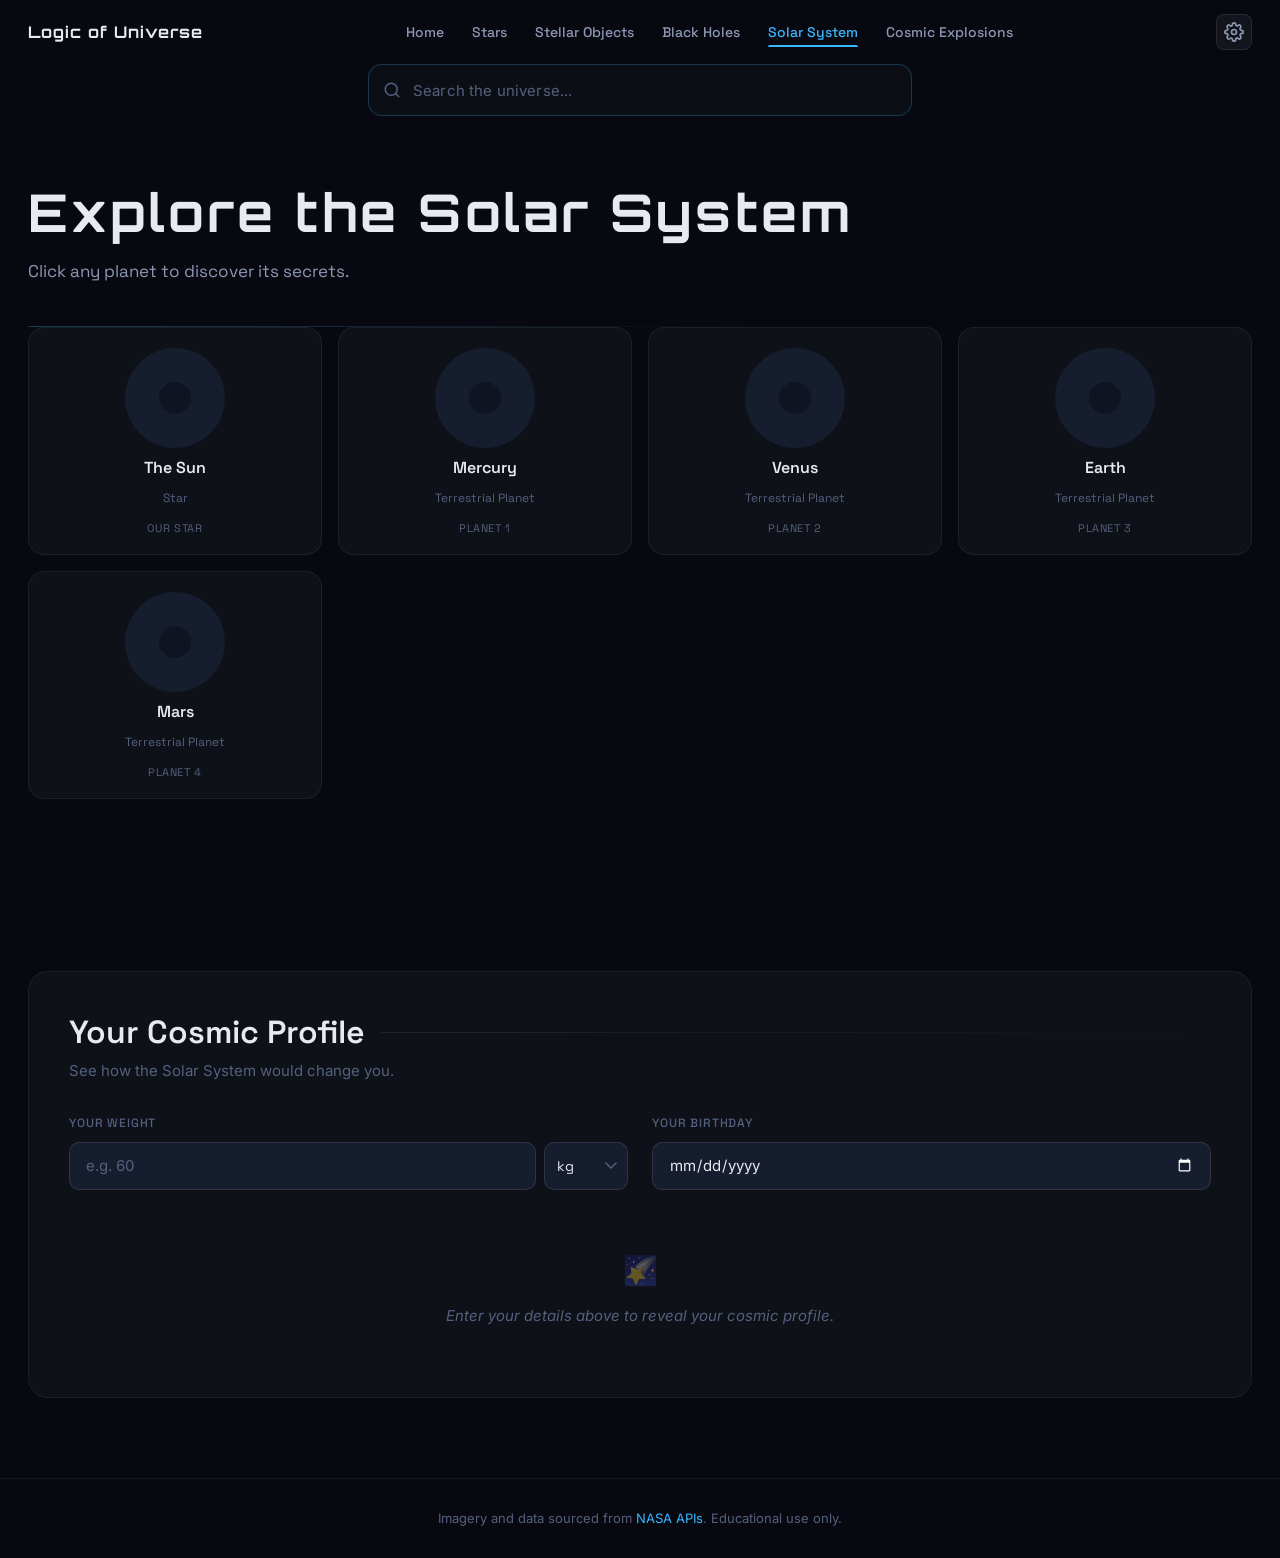
<file: pages/solar-system.html>
<!DOCTYPE html>
<html lang="en" data-theme="dark">
<head>
  <meta charset="UTF-8" />
  <meta name="viewport" content="width=device-width, initial-scale=1.0" />
  <title>Solar System — Logic of Universe</title>
  <link rel="stylesheet" href="../css/style.css" />
</head>
<body data-page="solar-system">

  <header class="site-header" id="site-header">
    <nav class="site-nav" id="site-nav">
      <a href="../index.html" class="nav-logo" id="nav-logo">Logic of Universe</a>
      <ul class="nav-links" id="nav-links">
        <li><a href="../index.html" class="nav-link" data-page-link="home">Home</a></li>
        <li><a href="stars.html" class="nav-link" data-page-link="stars">Stars</a></li>
        <li><a href="stellar-objects.html" class="nav-link" data-page-link="stellar-objects">Stellar Objects</a></li>
        <li><a href="black-holes.html" class="nav-link" data-page-link="black-holes">Black Holes</a></li>
        <li><a href="solar-system.html" class="nav-link" data-page-link="solar-system">Solar System</a></li>
        <li><a href="explosions.html" class="nav-link" data-page-link="explosions">Cosmic Explosions</a></li>
      </ul>
      <button class="nav-mobile-toggle" id="nav-mobile-toggle" aria-label="Toggle navigation menu" aria-expanded="false" aria-controls="nav-links">
        <span class="hamburger-line"></span>
        <span class="hamburger-line"></span>
        <span class="hamburger-line"></span>
      </button>
      <button class="nav-settings-btn" id="nav-settings-btn" aria-label="Settings" aria-expanded="false">
        <svg width="20" height="20" viewBox="0 0 24 24" fill="none" stroke="currentColor" stroke-width="2" stroke-linecap="round" stroke-linejoin="round" aria-hidden="true"><circle cx="12" cy="12" r="3"/><path d="M19.4 15a1.65 1.65 0 0 0 .33 1.82l.06.06a2 2 0 0 1-2.83 2.83l-.06-.06a1.65 1.65 0 0 0-1.82-.33 1.65 1.65 0 0 0-1 1.51V21a2 2 0 0 1-4 0v-.09A1.65 1.65 0 0 0 9 19.4a1.65 1.65 0 0 0-1.82.33l-.06.06a2 2 0 0 1-2.83-2.83l.06-.06A1.65 1.65 0 0 0 4.68 15a1.65 1.65 0 0 0-1.51-1H3a2 2 0 0 1 0-4h.09A1.65 1.65 0 0 0 4.6 9a1.65 1.65 0 0 0-.33-1.82l-.06-.06a2 2 0 0 1 2.83-2.83l.06.06A1.65 1.65 0 0 0 9 4.68a1.65 1.65 0 0 0 1-1.51V3a2 2 0 0 1 4 0v.09a1.65 1.65 0 0 0 1 1.51 1.65 1.65 0 0 0 1.82-.33l.06-.06a2 2 0 0 1 2.83 2.83l-.06.06A1.65 1.65 0 0 0 19.4 9a1.65 1.65 0 0 0 1.51 1H21a2 2 0 0 1 0 4h-.09a1.65 1.65 0 0 0-1.51 1z"/></svg>
      </button>
    </nav>

    <div class="search-wrapper" id="search-wrapper">
      <input
        type="text"
        class="search-input"
        id="search-input"
        placeholder="Search the universe..."
        autocomplete="off"
        aria-label="Search"
        aria-expanded="false"
        aria-haspopup="listbox"
        aria-controls="search-results"
      />
      <div class="search-suggestions" id="search-suggestions" hidden aria-label="Popular searches"></div>
      <ul class="search-results" id="search-results" role="listbox" aria-label="Search results" hidden></ul>
    </div>
  </header>

  <main class="site-main" id="site-main">

    <section class="solar-explorer" id="solar-explorer">
      <div class="page-hero">
        <h1 class="page-hero__title">Explore the Solar System</h1>
        <p class="page-hero__subtitle">Click any planet to discover its secrets.</p>
      </div>
      <div class="planet-grid" id="planet-grid" role="list" aria-label="Planets of the solar system">
        <!-- JS renders one .planet-card per planet from js/data/planets.js -->
      </div>
    </section>

    <!-- Cosmic Profile — weight + age calculators across the Solar System -->
    <section id="cosmic-profile" class="cosmic-profile" aria-label="Your Cosmic Profile">
      <div class="cosmic-profile__inner"></div>
    </section>

    <!-- Planet info panel — hidden until a planet is clicked -->
    <aside
      class="planet-panel"
      id="planet-panel"
      hidden
      role="dialog"
      aria-modal="true"
      aria-labelledby="planet-panel-name"
    >
      <button class="planet-panel__close" id="planet-panel-close" aria-label="Close planet panel">&#10005;</button>

      <div class="planet-panel__header">
        <h2 class="planet-panel__name" id="planet-panel-name"></h2>
        <span class="planet-panel__type" id="planet-panel-type"></span>
      </div>

      <div class="planet-panel__image-container" id="planet-panel-image">
        <!-- JS injects <img> fetched from NASA Image Library -->
      </div>

      <!-- Info / Compare to Earth tab switcher (hidden by JS for Earth, which has nothing to compare) -->
      <div class="planet-panel__tabs" id="planet-panel-tabs" role="tablist" hidden></div>

      <div class="planet-panel__tab-pane planet-panel__tab-pane--active" id="planet-panel-tab-info" data-tab-pane="info">
        <div class="planet-panel__body">
          <div class="planet-panel__facts" id="planet-panel-facts">
            <!-- JS renders a <dl> of key facts -->
          </div>
          <div class="planet-panel__level-selector" id="planet-panel-level-selector">
            <!-- JS renders Beginner / Intermediate / Advanced switcher -->
          </div>
          <div class="planet-panel__description" id="planet-panel-description">
            <!-- JS renders description for the active difficulty level -->
          </div>
          <div class="planet-panel__fun-fact" id="planet-panel-fun-fact">
            <!-- JS renders the fun fact -->
          </div>
        </div>
      </div>

      <div class="planet-panel__tab-pane" id="planet-panel-tab-compare" data-tab-pane="compare">
        <!-- JS renders .planet-compare (visual discs + stat table) -->
      </div>
    </aside>

    <!-- Panel backdrop -->
    <div class="planet-panel-backdrop" id="planet-panel-backdrop" hidden aria-hidden="true"></div>

  </main>

  <footer class="site-footer" id="site-footer">
    <p class="footer-credits">Imagery and data sourced from <a href="https://api.nasa.gov" class="footer-link" target="_blank" rel="noopener noreferrer">NASA APIs</a>. Educational use only.</p>
  </footer>

  <noscript>
    <div class="noscript-banner">JavaScript is required to use the Solar System Explorer.</div>
  </noscript>

  <aside class="settings-panel" id="settings-panel" aria-label="User settings" hidden>
    <div class="settings-panel__header">
      <h2 class="settings-panel__title">Settings</h2>
      <button class="settings-panel__close" id="settings-panel-close" aria-label="Close settings">&#10005;</button>
    </div>
    <div class="settings-panel__body" id="settings-panel-body"></div>
  </aside>
  <div class="settings-panel__backdrop" id="settings-panel-backdrop" hidden></div>

  <script>window.NASA_API_KEY = "DEMO_KEY";</script>
  <script src="../config.js"></script>
  <script src="../js/main.js" type="module"></script>
</body>
</html>
</file>
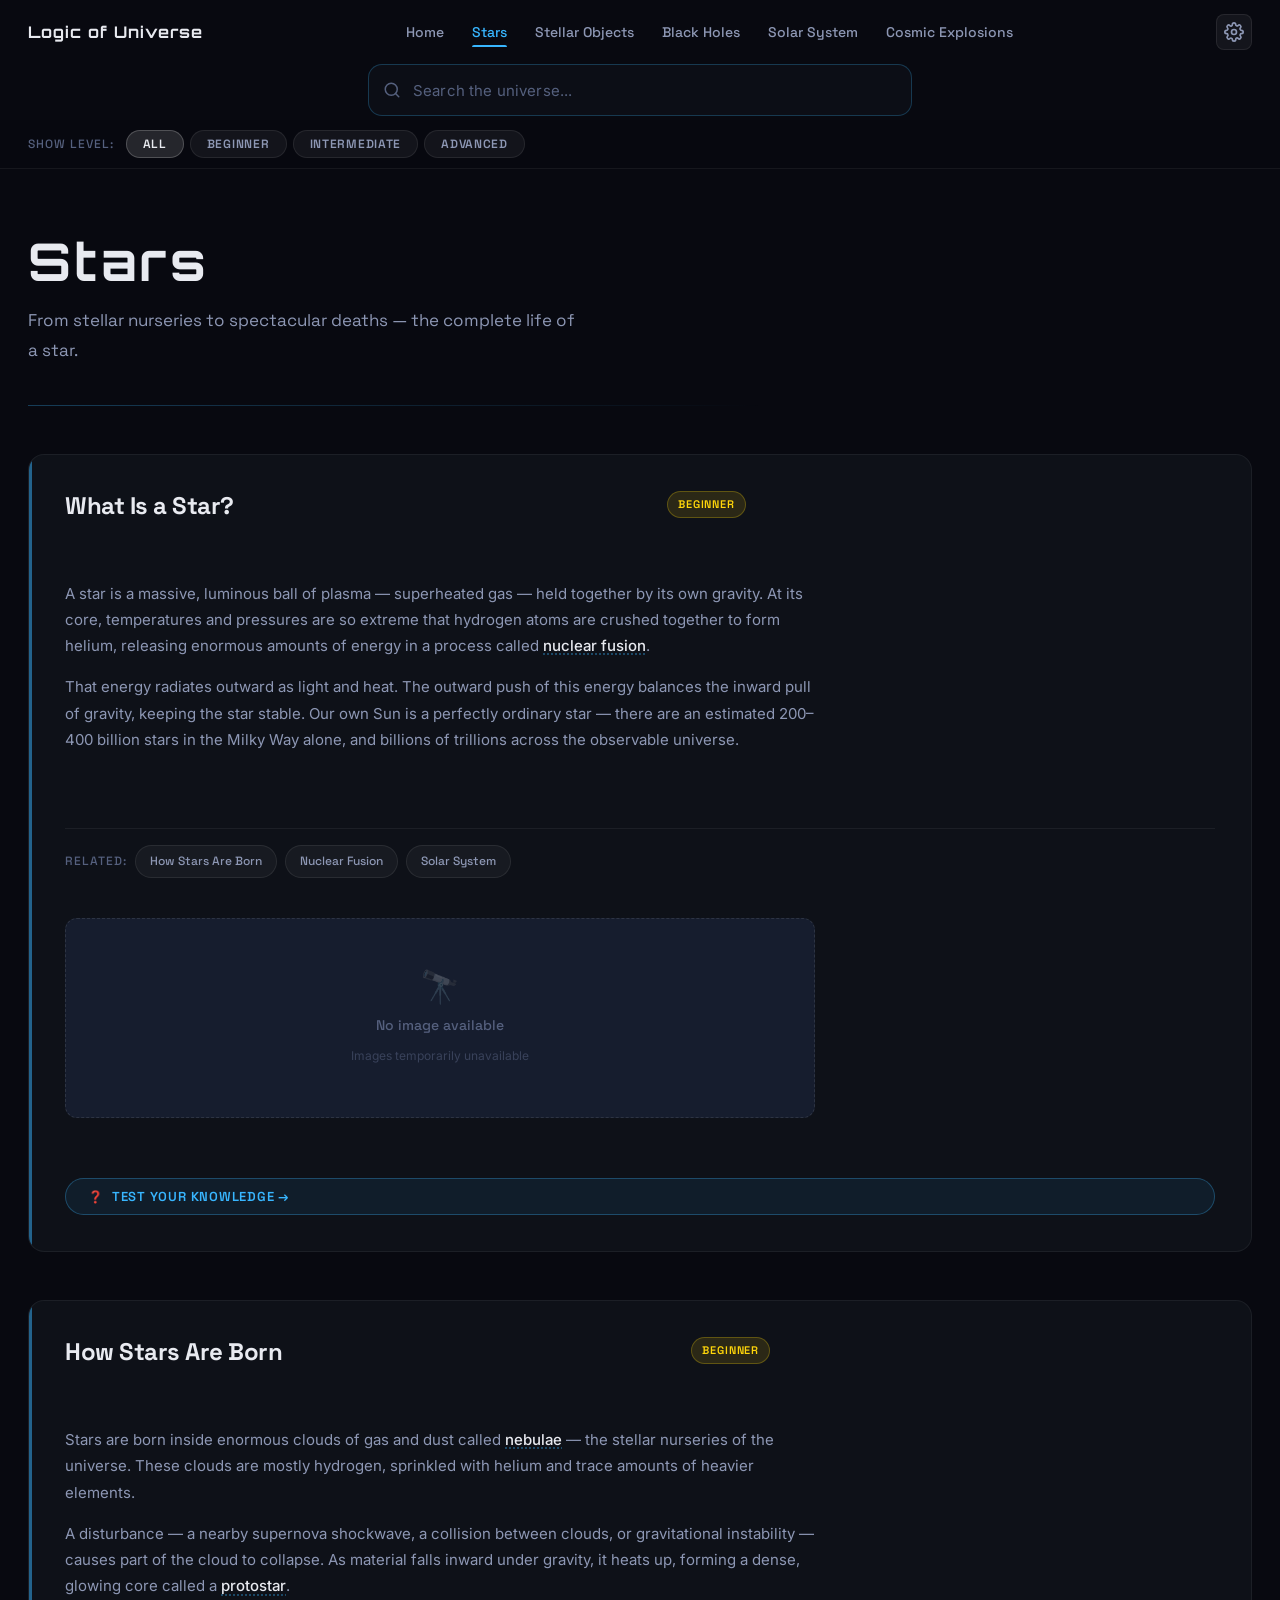
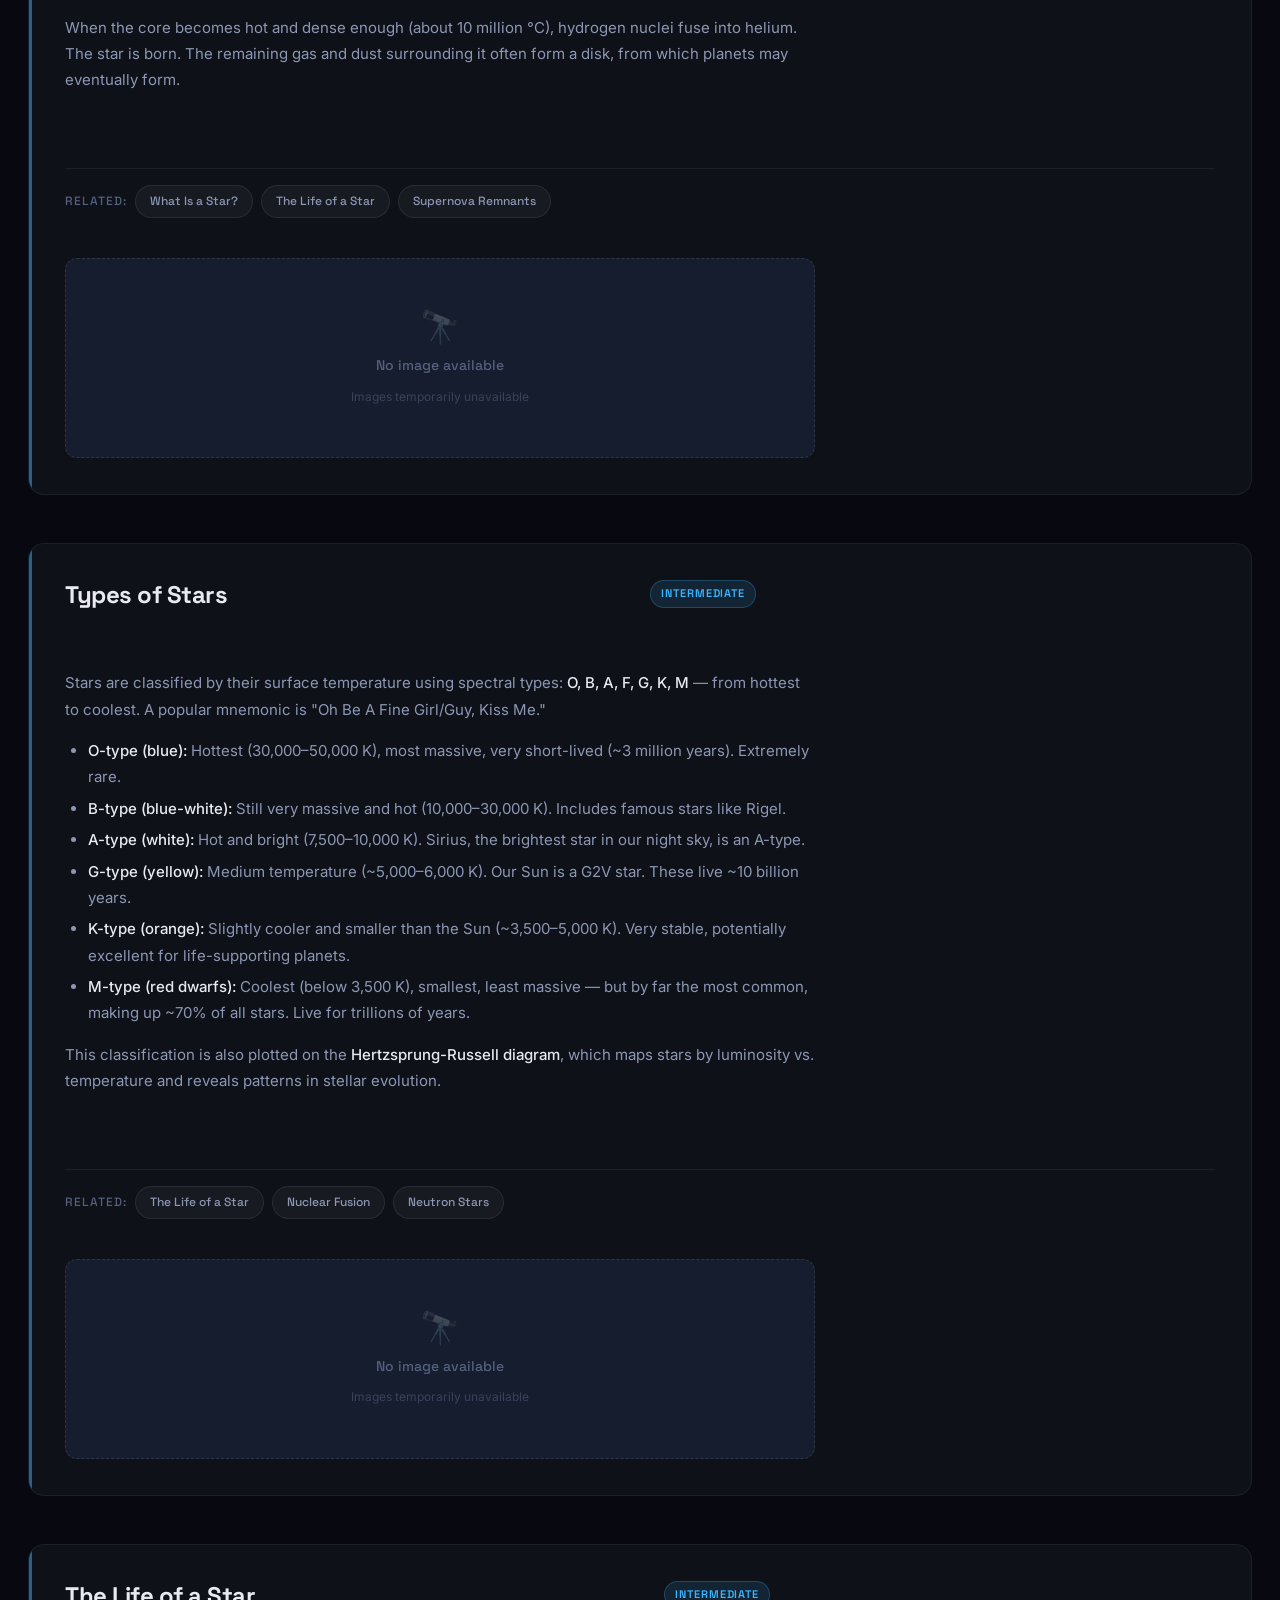
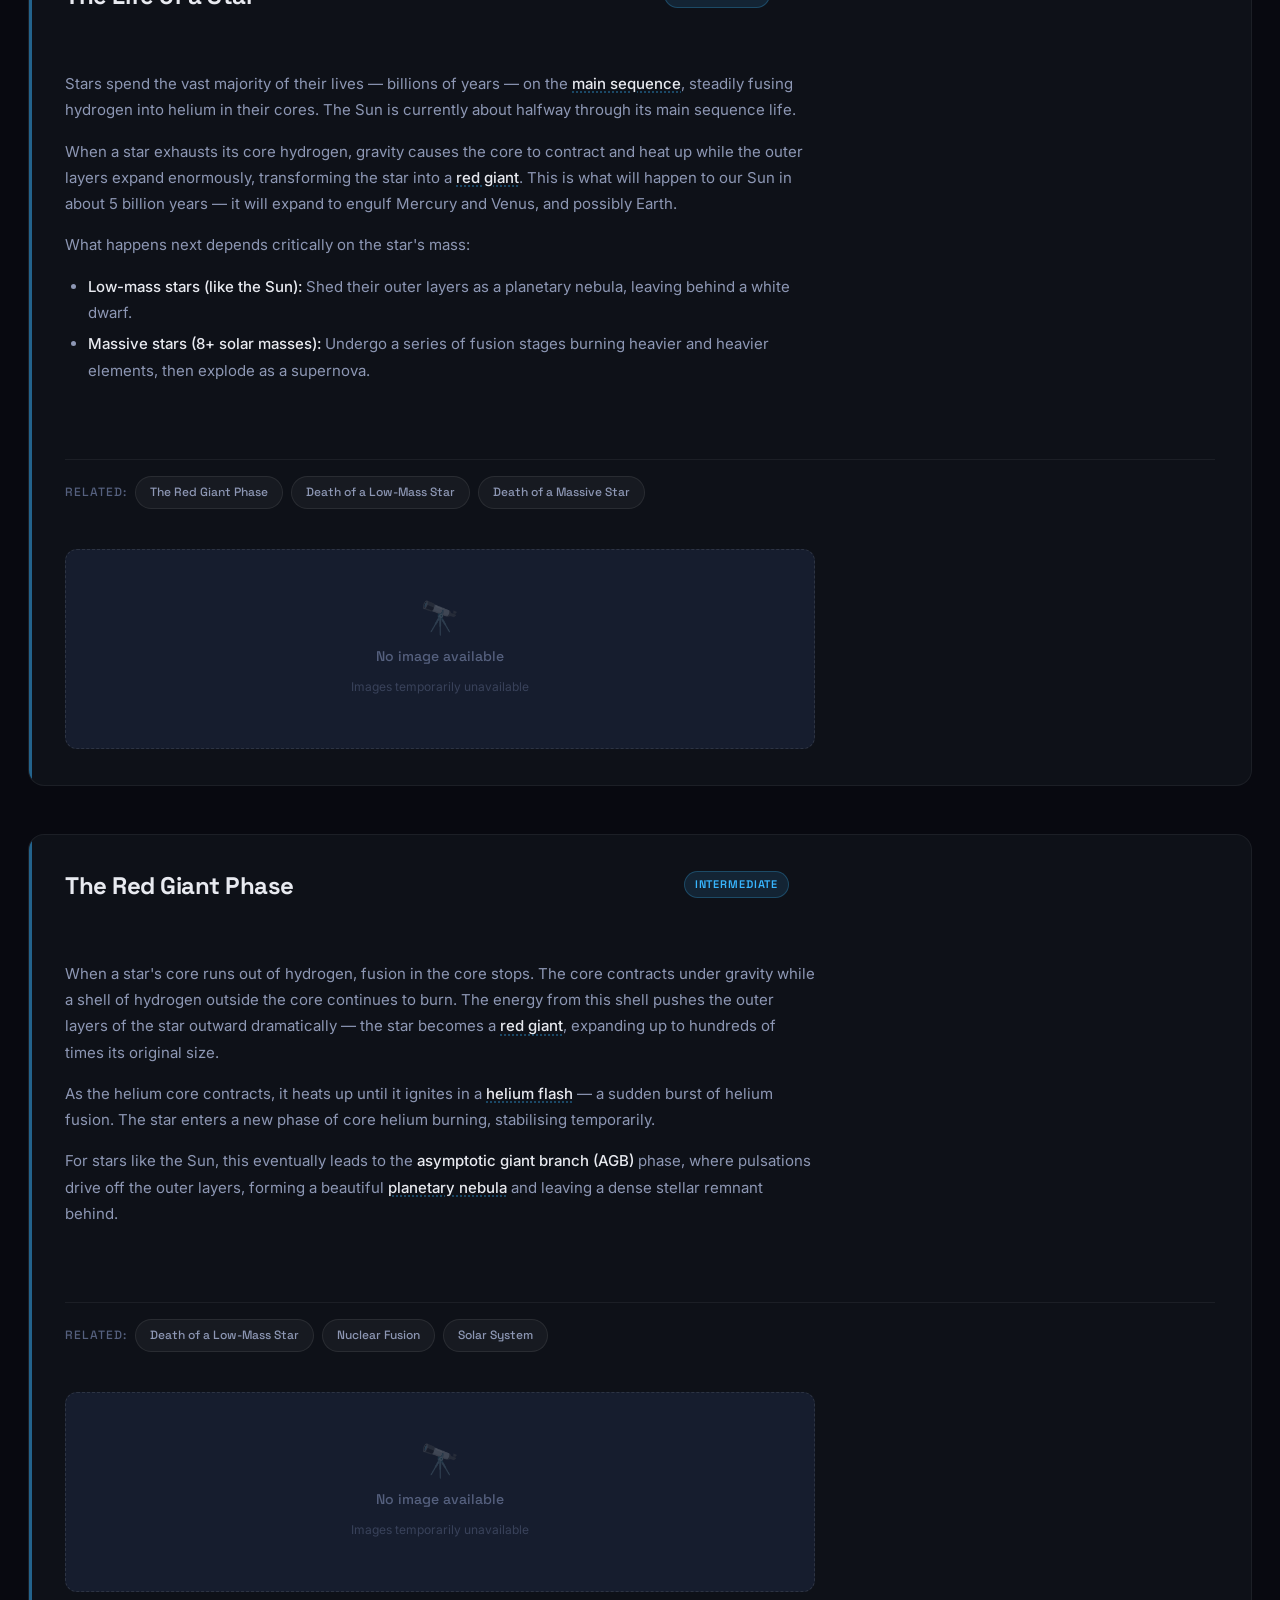
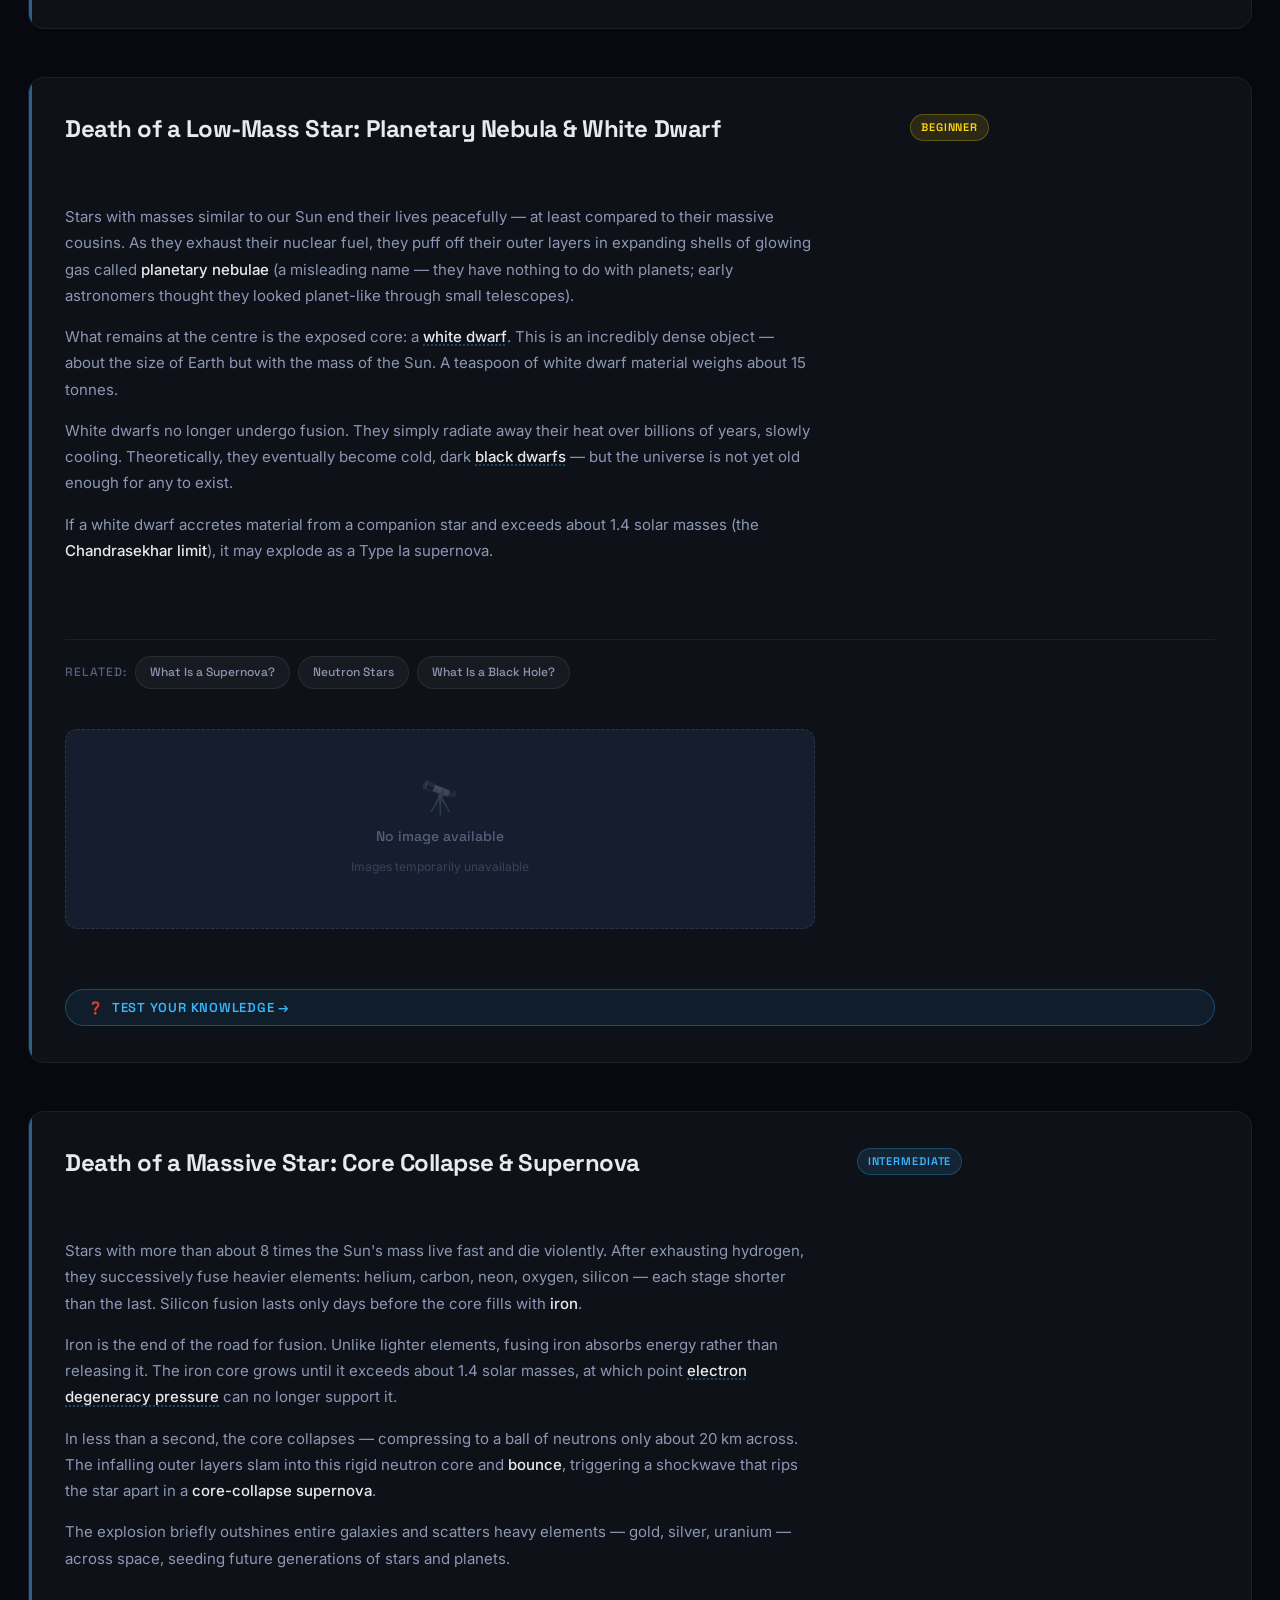
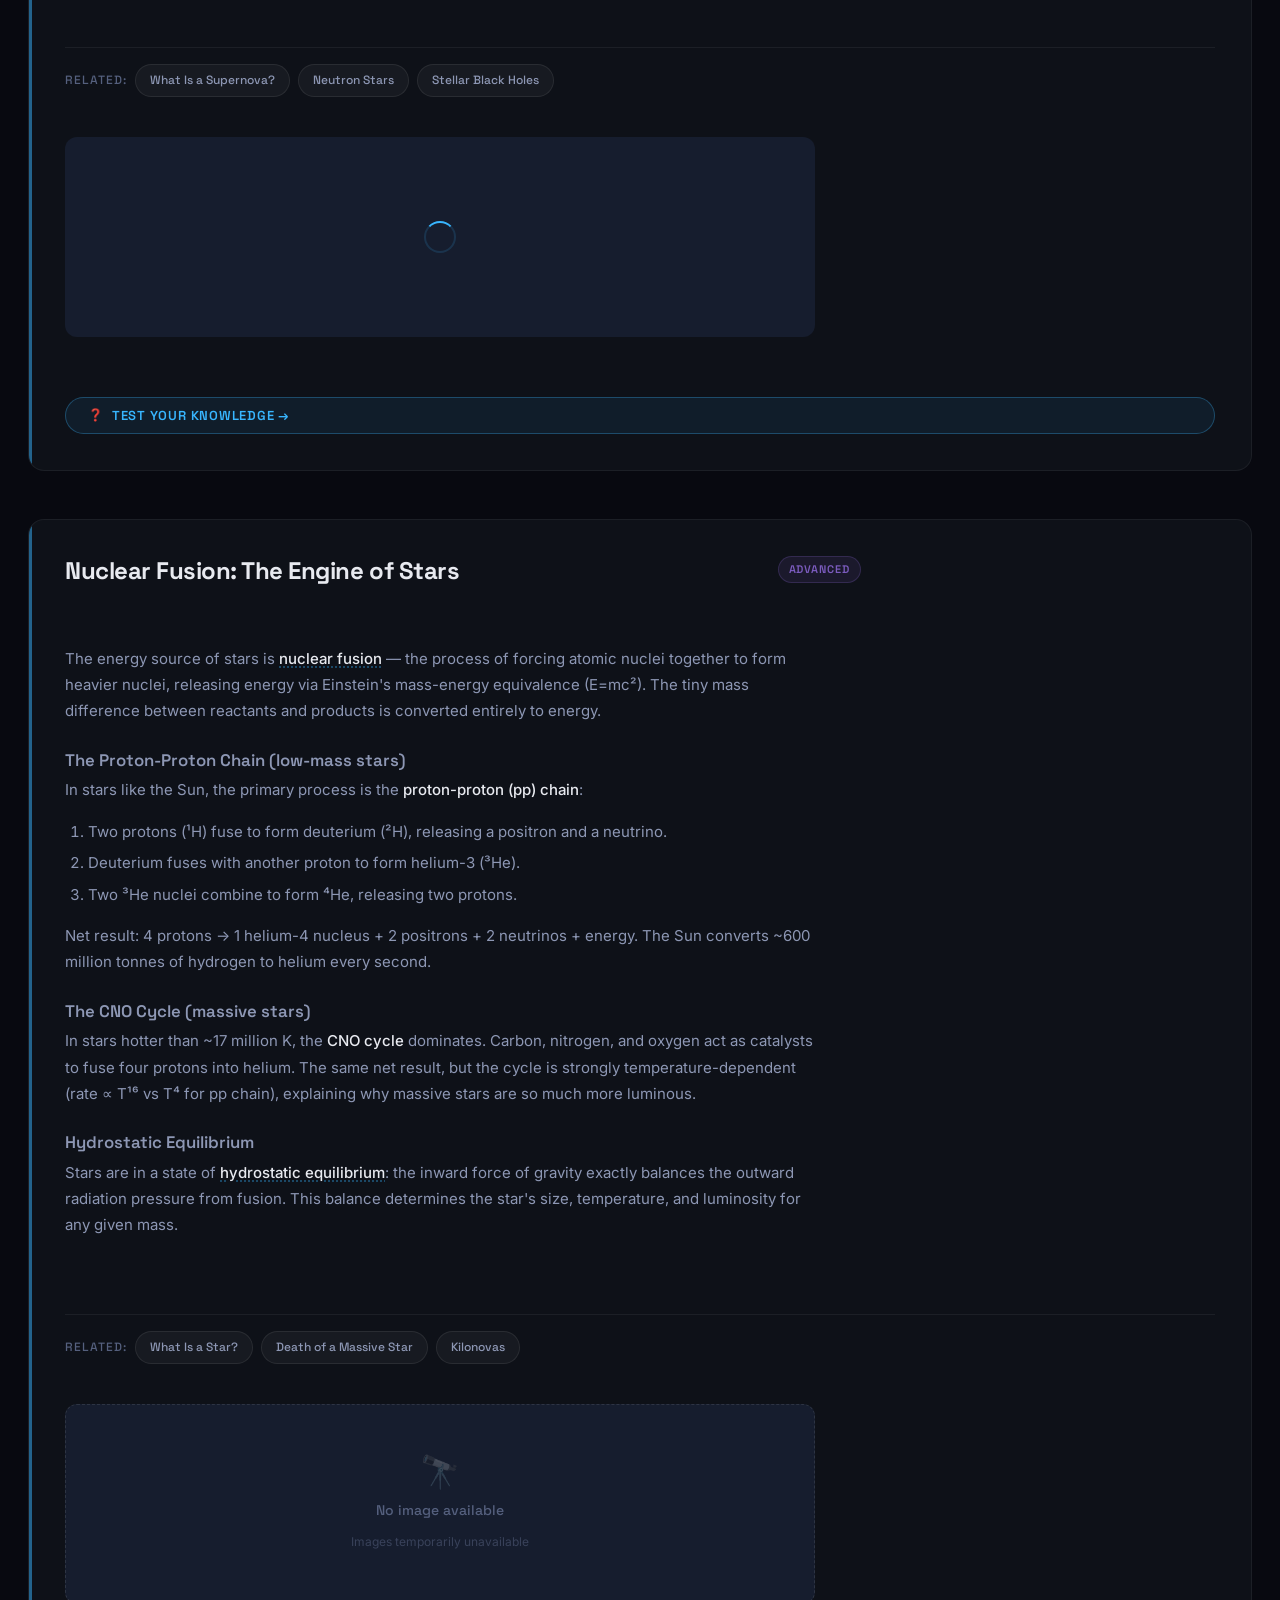
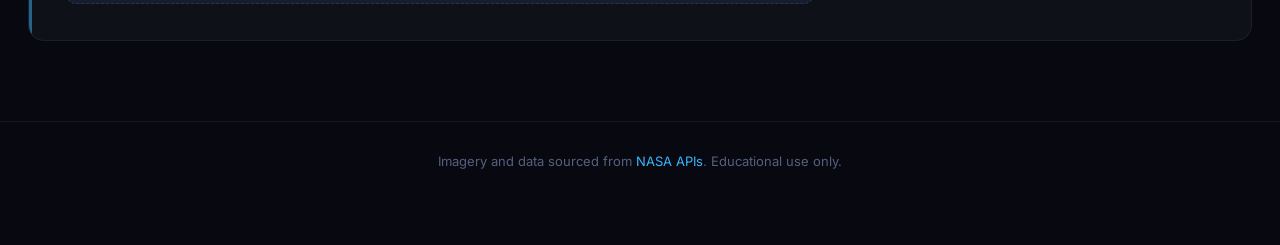
<file: pages/stars.html>
<!DOCTYPE html>
<html lang="en" data-theme="dark">
<head>
  <meta charset="UTF-8" />
  <meta name="viewport" content="width=device-width, initial-scale=1.0" />
  <title>Stars — Logic of Universe</title>
  <link rel="stylesheet" href="../css/style.css" />
</head>
<body data-page="stars">

  <header class="site-header" id="site-header">
    <nav class="site-nav" id="site-nav">
      <a href="../index.html" class="nav-logo" id="nav-logo">Logic of Universe</a>
      <ul class="nav-links" id="nav-links">
        <li><a href="../index.html" class="nav-link" data-page-link="home">Home</a></li>
        <li><a href="stars.html" class="nav-link" data-page-link="stars">Stars</a></li>
        <li><a href="stellar-objects.html" class="nav-link" data-page-link="stellar-objects">Stellar Objects</a></li>
        <li><a href="black-holes.html" class="nav-link" data-page-link="black-holes">Black Holes</a></li>
        <li><a href="solar-system.html" class="nav-link" data-page-link="solar-system">Solar System</a></li>
        <li><a href="explosions.html" class="nav-link" data-page-link="explosions">Cosmic Explosions</a></li>
      </ul>
      <button class="nav-mobile-toggle" id="nav-mobile-toggle" aria-label="Toggle navigation menu" aria-expanded="false" aria-controls="nav-links">
        <span class="hamburger-line"></span>
        <span class="hamburger-line"></span>
        <span class="hamburger-line"></span>
      </button>
      <button class="nav-settings-btn" id="nav-settings-btn" aria-label="Settings" aria-expanded="false">
        <svg width="20" height="20" viewBox="0 0 24 24" fill="none" stroke="currentColor" stroke-width="2" stroke-linecap="round" stroke-linejoin="round" aria-hidden="true"><circle cx="12" cy="12" r="3"/><path d="M19.4 15a1.65 1.65 0 0 0 .33 1.82l.06.06a2 2 0 0 1-2.83 2.83l-.06-.06a1.65 1.65 0 0 0-1.82-.33 1.65 1.65 0 0 0-1 1.51V21a2 2 0 0 1-4 0v-.09A1.65 1.65 0 0 0 9 19.4a1.65 1.65 0 0 0-1.82.33l-.06.06a2 2 0 0 1-2.83-2.83l.06-.06A1.65 1.65 0 0 0 4.68 15a1.65 1.65 0 0 0-1.51-1H3a2 2 0 0 1 0-4h.09A1.65 1.65 0 0 0 4.6 9a1.65 1.65 0 0 0-.33-1.82l-.06-.06a2 2 0 0 1 2.83-2.83l.06.06A1.65 1.65 0 0 0 9 4.68a1.65 1.65 0 0 0 1-1.51V3a2 2 0 0 1 4 0v.09a1.65 1.65 0 0 0 1 1.51 1.65 1.65 0 0 0 1.82-.33l.06-.06a2 2 0 0 1 2.83 2.83l-.06.06A1.65 1.65 0 0 0 19.4 9a1.65 1.65 0 0 0 1.51 1H21a2 2 0 0 1 0 4h-.09a1.65 1.65 0 0 0-1.51 1z"/></svg>
      </button>
    </nav>

    <div class="search-wrapper" id="search-wrapper">
      <input
        type="text"
        class="search-input"
        id="search-input"
        placeholder="Search the universe..."
        autocomplete="off"
        aria-label="Search"
        aria-expanded="false"
        aria-haspopup="listbox"
        aria-controls="search-results"
      />
      <div class="search-suggestions" id="search-suggestions" hidden aria-label="Popular searches"></div>
      <ul class="search-results" id="search-results" role="listbox" aria-label="Search results" hidden></ul>
    </div>
  </header>

  <div class="difficulty-bar" id="difficulty-bar">
    <span class="difficulty-label">Show level:</span>
    <div class="difficulty-toggle" id="difficulty-toggle" role="group" aria-label="Content difficulty level"></div>
  </div>

  <main class="site-main" id="site-main">
    <div class="page-hero">
      <h1 class="page-hero__title">Stars</h1>
      <p class="page-hero__subtitle">From stellar nurseries to spectacular deaths — the complete life of a star.</p>
    </div>
    <div class="content-sections" id="content-sections">
      <!-- JS injects content sections from js/data/stars-content.js -->
    </div>
  </main>

  <footer class="site-footer" id="site-footer">
    <p class="footer-credits">Imagery and data sourced from <a href="https://api.nasa.gov" class="footer-link" target="_blank" rel="noopener noreferrer">NASA APIs</a>. Educational use only.</p>
  </footer>

  <noscript>
    <div class="noscript-banner">JavaScript is required for search and NASA imagery. The page structure is still accessible.</div>
  </noscript>

  <aside class="settings-panel" id="settings-panel" aria-label="User settings" hidden>
    <div class="settings-panel__header">
      <h2 class="settings-panel__title">Settings</h2>
      <button class="settings-panel__close" id="settings-panel-close" aria-label="Close settings">&#10005;</button>
    </div>
    <div class="settings-panel__body" id="settings-panel-body"></div>
  </aside>
  <div class="settings-panel__backdrop" id="settings-panel-backdrop" hidden></div>

  <script>window.NASA_API_KEY = "DEMO_KEY";</script>
  <script src="../config.js"></script>
  <script src="../js/main.js" type="module"></script>
</body>
</html>
</file>
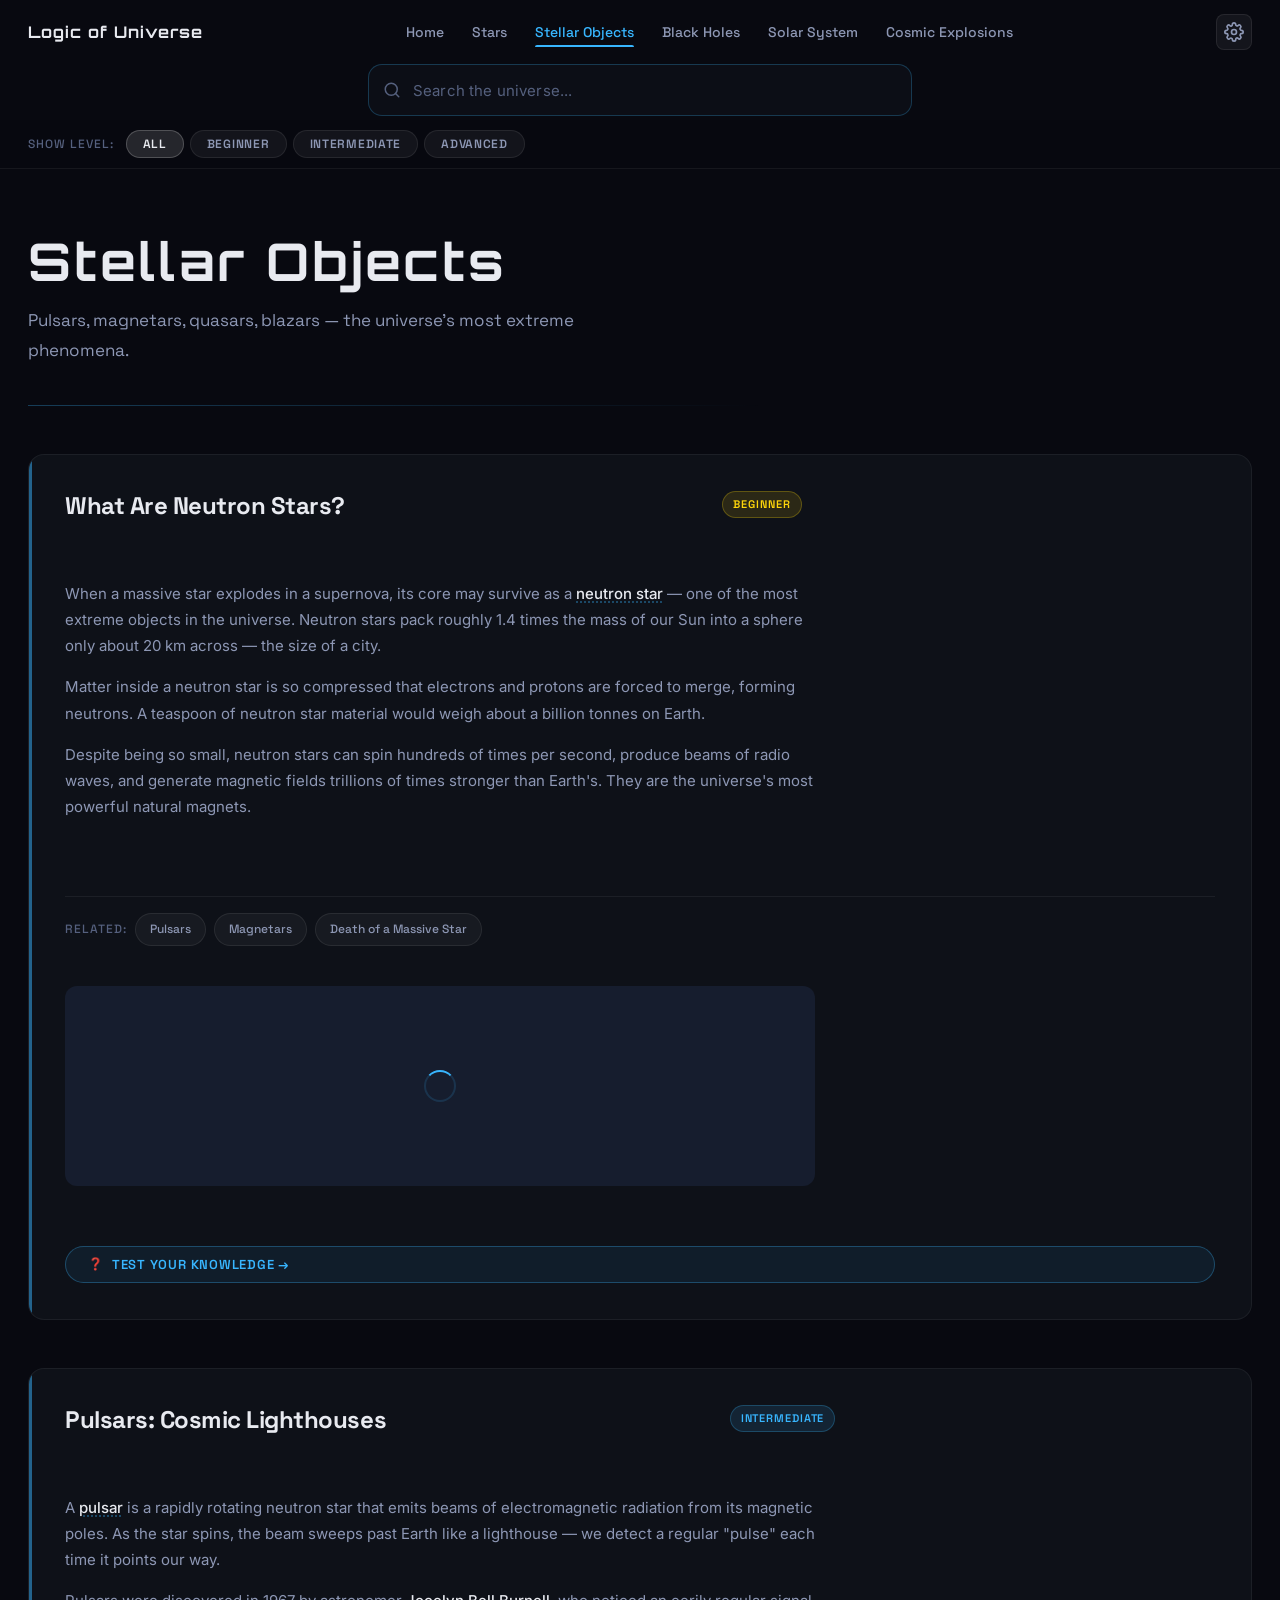
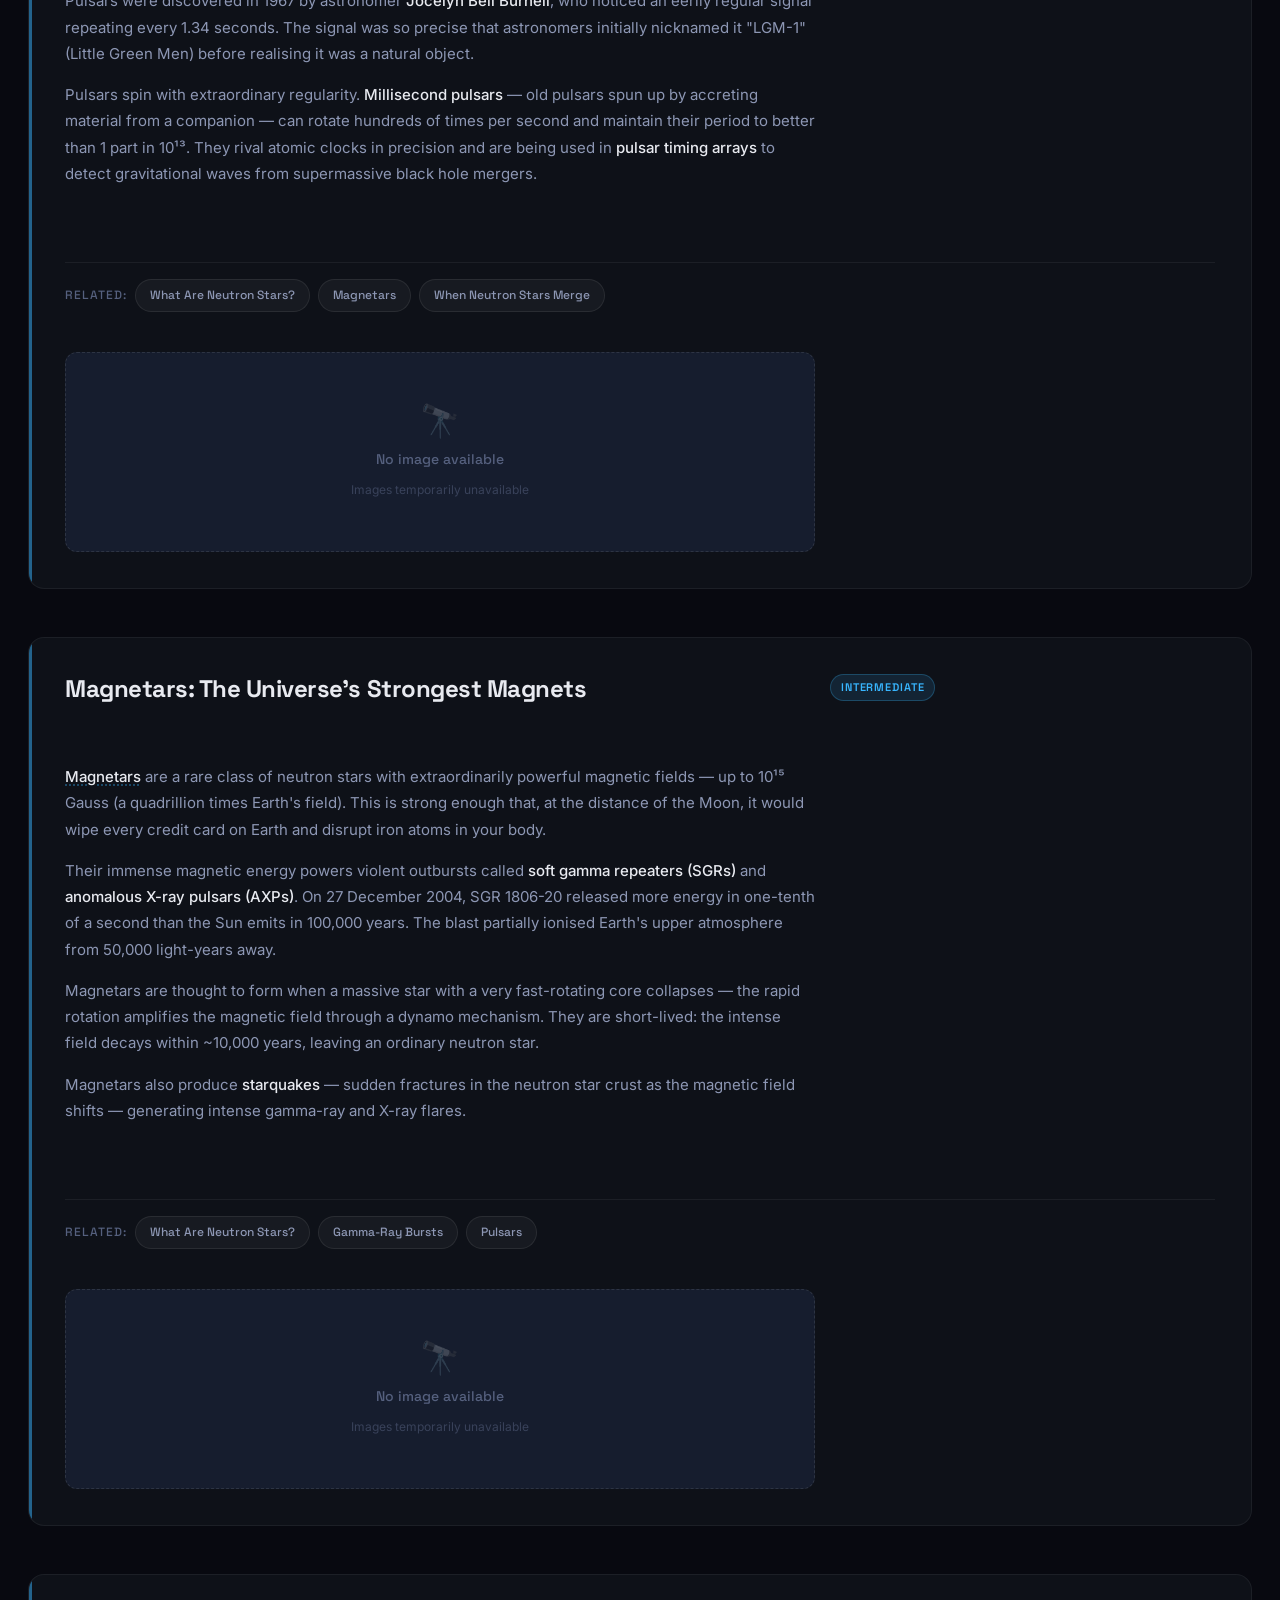
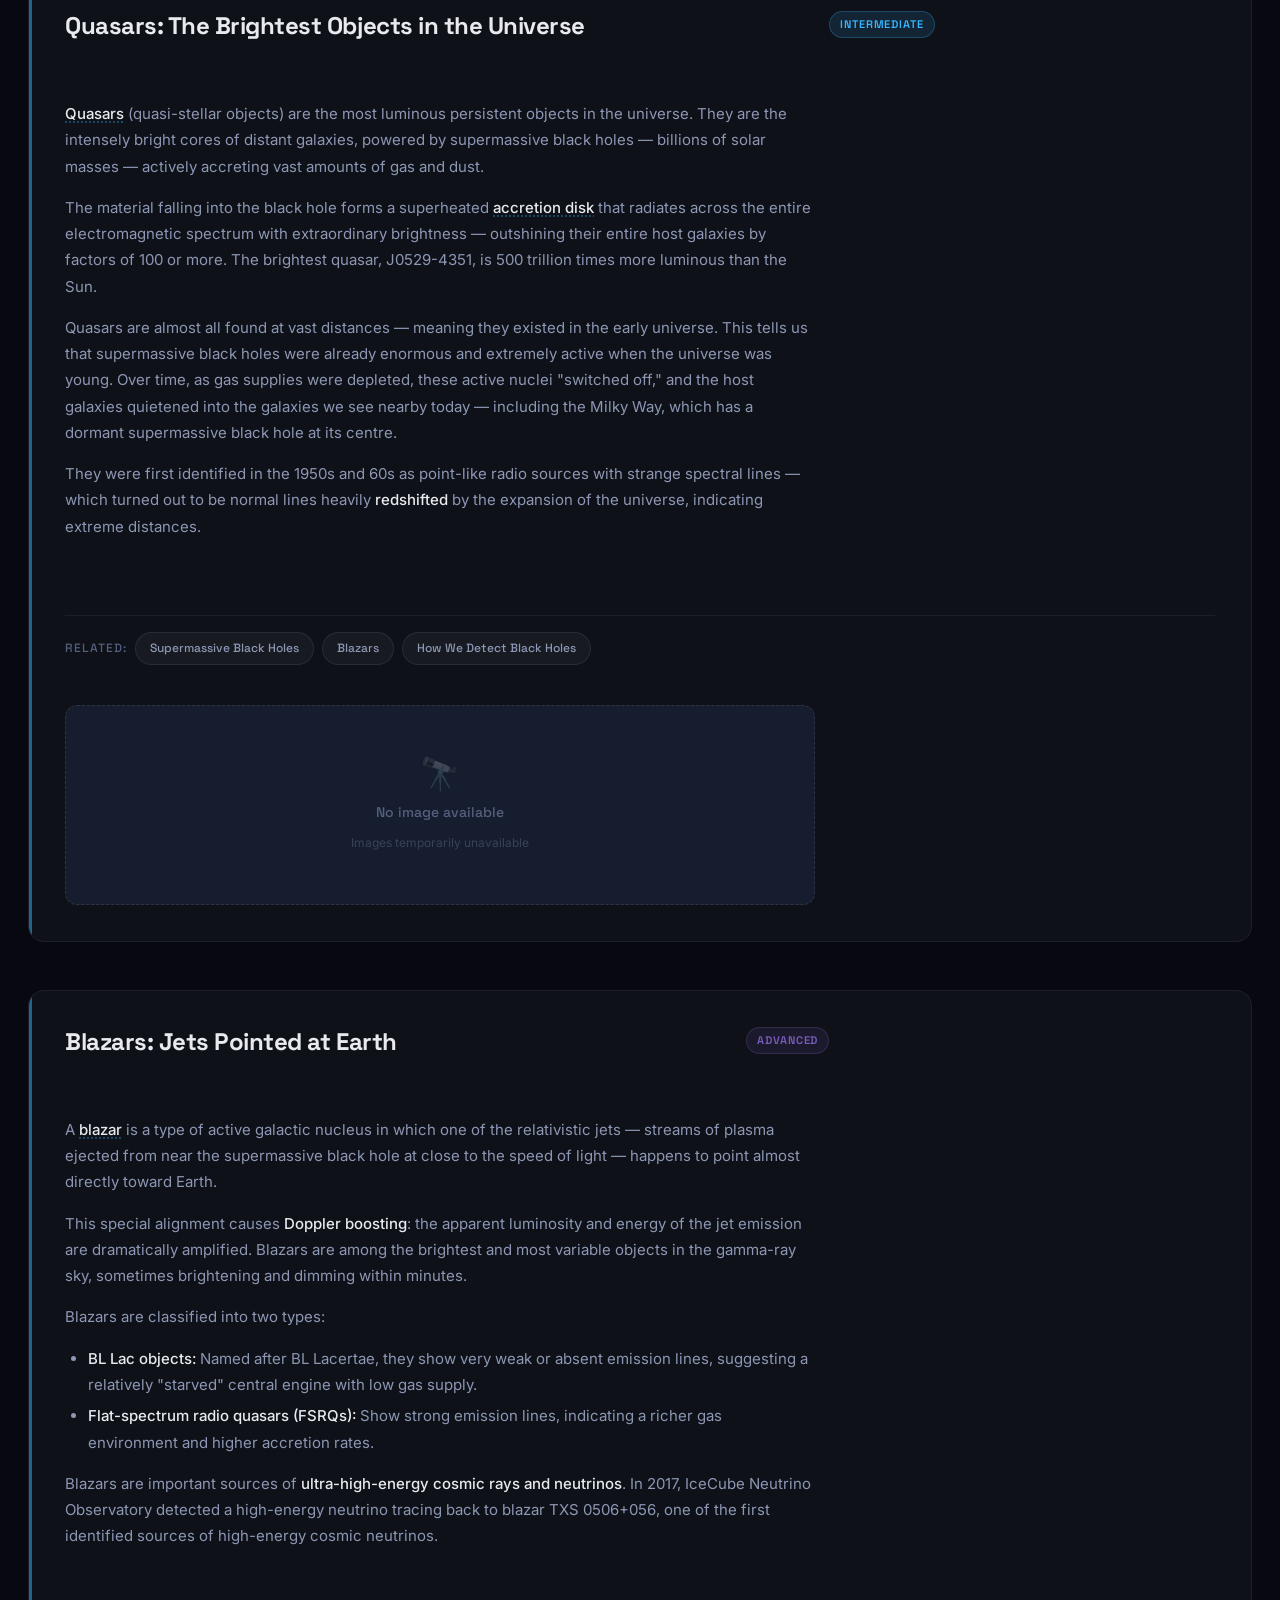
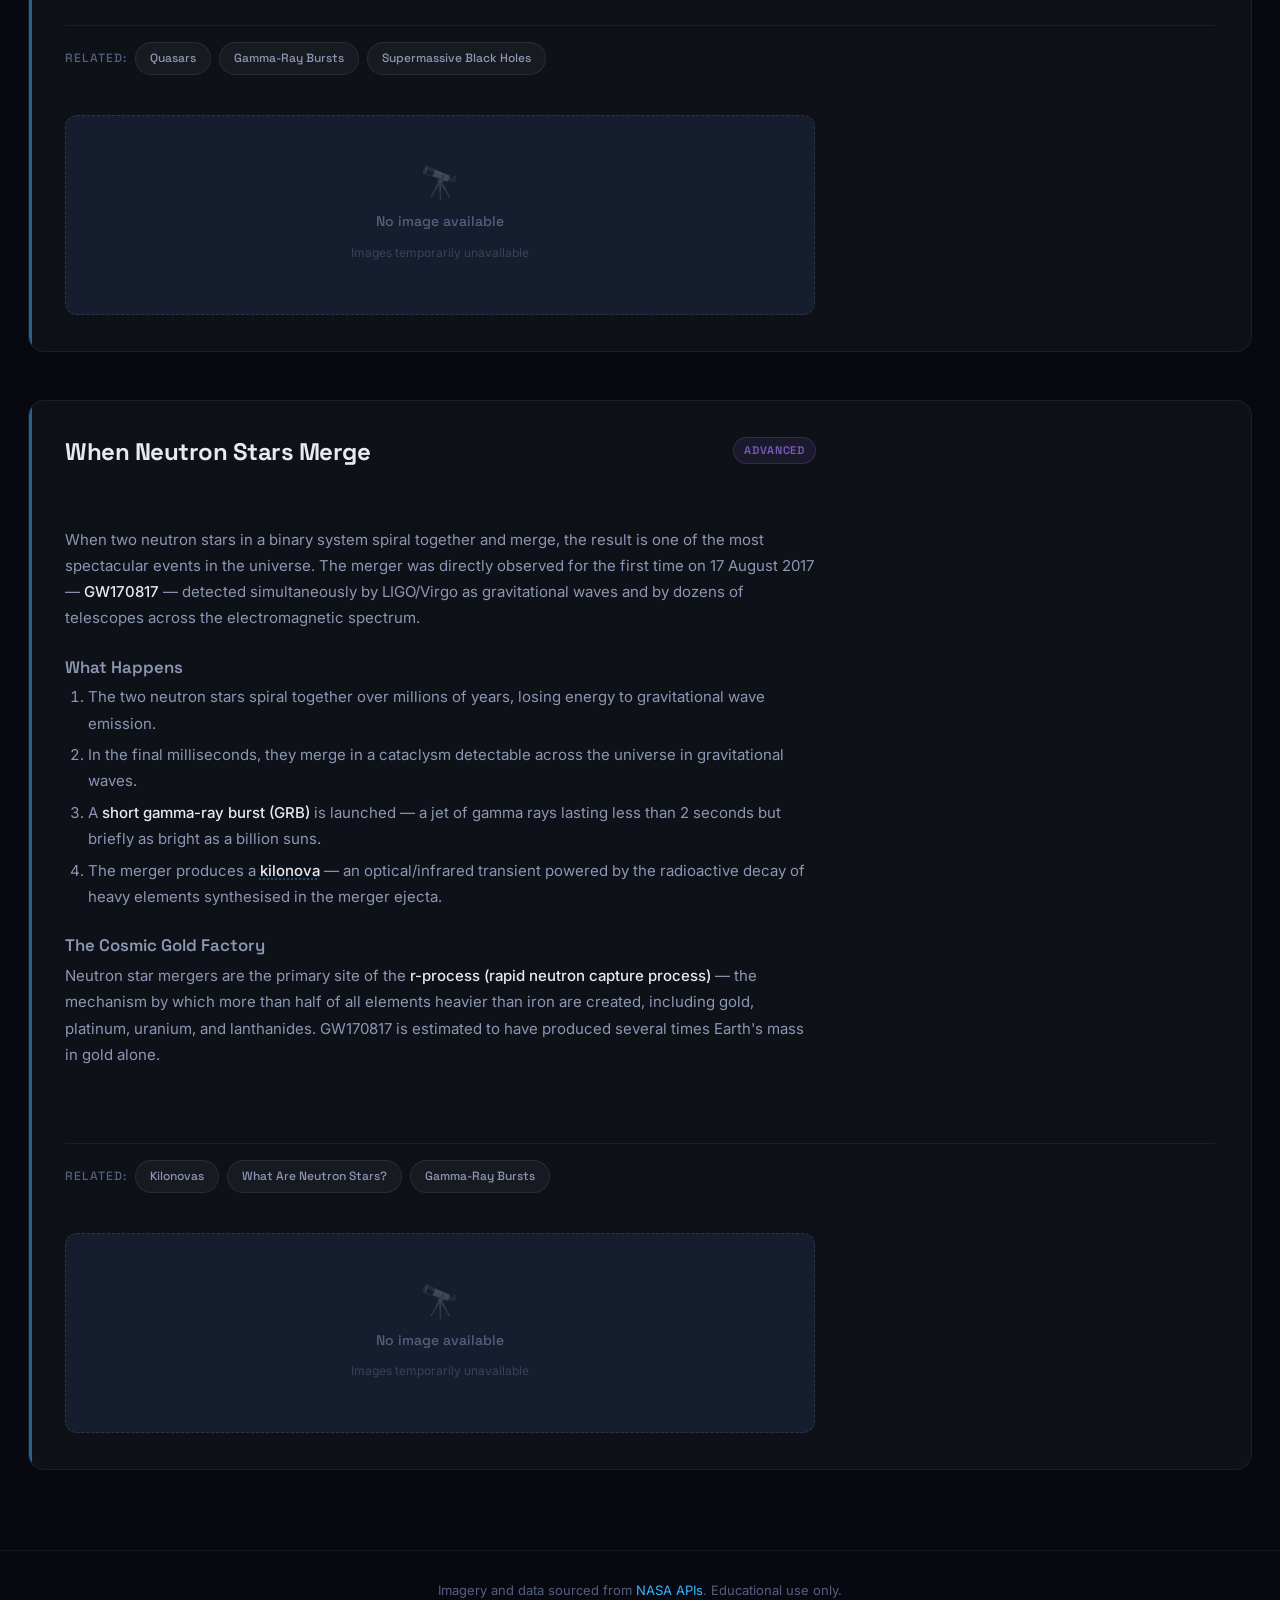
<file: pages/stellar-objects.html>
<!DOCTYPE html>
<html lang="en" data-theme="dark">
<head>
  <meta charset="UTF-8" />
  <meta name="viewport" content="width=device-width, initial-scale=1.0" />
  <title>Stellar Objects — Logic of Universe</title>
  <link rel="stylesheet" href="../css/style.css" />
</head>
<body data-page="stellar-objects">

  <header class="site-header" id="site-header">
    <nav class="site-nav" id="site-nav">
      <a href="../index.html" class="nav-logo" id="nav-logo">Logic of Universe</a>
      <ul class="nav-links" id="nav-links">
        <li><a href="../index.html" class="nav-link" data-page-link="home">Home</a></li>
        <li><a href="stars.html" class="nav-link" data-page-link="stars">Stars</a></li>
        <li><a href="stellar-objects.html" class="nav-link" data-page-link="stellar-objects">Stellar Objects</a></li>
        <li><a href="black-holes.html" class="nav-link" data-page-link="black-holes">Black Holes</a></li>
        <li><a href="solar-system.html" class="nav-link" data-page-link="solar-system">Solar System</a></li>
        <li><a href="explosions.html" class="nav-link" data-page-link="explosions">Cosmic Explosions</a></li>
      </ul>
      <button class="nav-mobile-toggle" id="nav-mobile-toggle" aria-label="Toggle navigation menu" aria-expanded="false" aria-controls="nav-links">
        <span class="hamburger-line"></span>
        <span class="hamburger-line"></span>
        <span class="hamburger-line"></span>
      </button>
      <button class="nav-settings-btn" id="nav-settings-btn" aria-label="Settings" aria-expanded="false">
        <svg width="20" height="20" viewBox="0 0 24 24" fill="none" stroke="currentColor" stroke-width="2" stroke-linecap="round" stroke-linejoin="round" aria-hidden="true"><circle cx="12" cy="12" r="3"/><path d="M19.4 15a1.65 1.65 0 0 0 .33 1.82l.06.06a2 2 0 0 1-2.83 2.83l-.06-.06a1.65 1.65 0 0 0-1.82-.33 1.65 1.65 0 0 0-1 1.51V21a2 2 0 0 1-4 0v-.09A1.65 1.65 0 0 0 9 19.4a1.65 1.65 0 0 0-1.82.33l-.06.06a2 2 0 0 1-2.83-2.83l.06-.06A1.65 1.65 0 0 0 4.68 15a1.65 1.65 0 0 0-1.51-1H3a2 2 0 0 1 0-4h.09A1.65 1.65 0 0 0 4.6 9a1.65 1.65 0 0 0-.33-1.82l-.06-.06a2 2 0 0 1 2.83-2.83l.06.06A1.65 1.65 0 0 0 9 4.68a1.65 1.65 0 0 0 1-1.51V3a2 2 0 0 1 4 0v.09a1.65 1.65 0 0 0 1 1.51 1.65 1.65 0 0 0 1.82-.33l.06-.06a2 2 0 0 1 2.83 2.83l-.06.06A1.65 1.65 0 0 0 19.4 9a1.65 1.65 0 0 0 1.51 1H21a2 2 0 0 1 0 4h-.09a1.65 1.65 0 0 0-1.51 1z"/></svg>
      </button>
    </nav>

    <div class="search-wrapper" id="search-wrapper">
      <input
        type="text"
        class="search-input"
        id="search-input"
        placeholder="Search the universe..."
        autocomplete="off"
        aria-label="Search"
        aria-expanded="false"
        aria-haspopup="listbox"
        aria-controls="search-results"
      />
      <div class="search-suggestions" id="search-suggestions" hidden aria-label="Popular searches"></div>
      <ul class="search-results" id="search-results" role="listbox" aria-label="Search results" hidden></ul>
    </div>
  </header>

  <div class="difficulty-bar" id="difficulty-bar">
    <span class="difficulty-label">Show level:</span>
    <div class="difficulty-toggle" id="difficulty-toggle" role="group" aria-label="Content difficulty level"></div>
  </div>

  <main class="site-main" id="site-main">
    <div class="page-hero">
      <h1 class="page-hero__title">Stellar Objects</h1>
      <p class="page-hero__subtitle">Pulsars, magnetars, quasars, blazars — the universe's most extreme phenomena.</p>
    </div>
    <div class="content-sections" id="content-sections">
      <!-- JS injects content sections from js/data/stellar-content.js -->
    </div>
  </main>

  <footer class="site-footer" id="site-footer">
    <p class="footer-credits">Imagery and data sourced from <a href="https://api.nasa.gov" class="footer-link" target="_blank" rel="noopener noreferrer">NASA APIs</a>. Educational use only.</p>
  </footer>

  <noscript>
    <div class="noscript-banner">JavaScript is required for search and NASA imagery. The page structure is still accessible.</div>
  </noscript>

  <aside class="settings-panel" id="settings-panel" aria-label="User settings" hidden>
    <div class="settings-panel__header">
      <h2 class="settings-panel__title">Settings</h2>
      <button class="settings-panel__close" id="settings-panel-close" aria-label="Close settings">&#10005;</button>
    </div>
    <div class="settings-panel__body" id="settings-panel-body"></div>
  </aside>
  <div class="settings-panel__backdrop" id="settings-panel-backdrop" hidden></div>

  <script>window.NASA_API_KEY = "DEMO_KEY";</script>
  <script src="../config.js"></script>
  <script src="../js/main.js" type="module"></script>
</body>
</html>
</file>
<file: css/style.css>
/* =========================================
   LOGIC OF UNIVERSE — STYLESHEET
   Theme: Cosmic Observatory
   ========================================= */

/* =========================================
   1. FONTS
   ========================================= */
@import url('https://fonts.googleapis.com/css2?family=Orbitron:wght@400;700;900&family=Space+Grotesk:wght@400;500;600;700&family=Inter:wght@400;500&display=swap');

/* =========================================
   2. DESIGN TOKENS
   ========================================= */
:root {
  /* Backgrounds */
  --color-base:      #080910;
  --color-surface:   #0e1118;
  --color-elevated:  #161d2e;
  --color-glass:     rgba(14, 17, 24, 0.76);

  /* Accent colors */
  --accent-blue:        #38b6ff;
  --accent-blue-rgb:    56, 182, 255;
  --accent-purple:      #7c5cbf;
  --accent-purple-rgb:  124, 92, 191;
  --accent-gold:        #ffd60a;
  --accent-gold-rgb:    255, 214, 10;

  /* Active accent (overridden per difficulty level) */
  --active-accent:     var(--accent-blue);
  --active-accent-rgb: var(--accent-blue-rgb);

  /* Topic accents */
  --topic-stars:        #ffd60a;
  --topic-stellar:      #3ecf8e;
  --topic-black-holes:  #6d4aad;
  --topic-solar-system: #38b6ff;
  --topic-explosions:   #e85d4a;

  /* Semantic accents (Phase 5) */
  --accent-danger:      var(--topic-explosions);
  --accent-danger-rgb:  232, 93, 74;

  /* Text */
  --text-primary:   #e8eaf0;
  --text-secondary: #8d97b4;
  --text-muted:     #55607e;

  /* Fonts */
  --font-display: 'Orbitron', sans-serif;
  --font-heading: 'Space Grotesk', sans-serif;
  --font-body:    'Inter', sans-serif;

  /* Layout */
  --header-height: 120px;
  --nav-height: 64px;
  --max-width: 1280px;
  --section-gap: 80px;
  --card-radius: 16px;
  --panel-radius: 20px;

  /* Transitions */
  --transition-fast: 200ms ease;
  --transition-base: 300ms ease-out;
  --transition-slow: 500ms cubic-bezier(0.4, 0, 0.2, 1);

  /* Theme-aware solid surfaces (nav solidify, difficulty bar) */
  --nav-solid-bg: rgba(8, 9, 16, 0.92);
  --nav-solid-border: rgba(255, 255, 255, 0.06);
  --bar-bg: rgba(8, 9, 16, 0.92);
  --bar-border: rgba(255, 255, 255, 0.06);
}

/* =========================================
   3. RESET & BASE
   ========================================= */
*, *::before, *::after {
  box-sizing: border-box;
  margin: 0;
  padding: 0;
}

html {
  scroll-behavior: smooth;
  font-size: 16px;
}

[data-theme="dark"] {
  color-scheme: dark;
}

body {
  font-family: var(--font-body);
  font-size: 0.9375rem;
  line-height: 1.75;
  color: var(--text-primary);
  background-color: var(--color-base);
  -webkit-font-smoothing: antialiased;
  -moz-osx-font-smoothing: grayscale;
  padding-top: var(--header-height);
}

img {
  display: block;
  max-width: 100%;
  height: auto;
}

a {
  color: inherit;
  text-decoration: none;
}

ul, ol {
  list-style: none;
}

button {
  font-family: var(--font-heading);
  cursor: pointer;
  border: none;
  background: none;
}

input, textarea, select {
  font-family: var(--font-body);
}

/* =========================================
   4. TYPOGRAPHY
   ========================================= */
h1, h2, h3, h4, h5, h6 {
  font-family: var(--font-heading);
  color: var(--text-primary);
  line-height: 1.25;
}

.display-xl {
  font-family: var(--font-display);
  font-size: clamp(2.5rem, 6vw, 4.5rem);
  font-weight: 900;
  letter-spacing: 0.06em;
  line-height: 1.1;
}

/* Content body styles (rich text from data files) */
.content-body h3 {
  font-family: var(--font-heading);
  font-size: 1.25rem;
  font-weight: 600;
  color: var(--text-primary);
  margin-top: 1.75em;
  margin-bottom: 0.5em;
}

.content-body h4 {
  font-family: var(--font-heading);
  font-size: 1.05rem;
  font-weight: 600;
  color: var(--text-secondary);
  margin-top: 1.5em;
  margin-bottom: 0.4em;
}

.content-body p {
  color: var(--text-secondary);
  margin-bottom: 1em;
}

.content-body ul,
.content-body ol {
  list-style: disc;
  padding-left: 1.5em;
  color: var(--text-secondary);
  margin-bottom: 1em;
}

.content-body ol {
  list-style: decimal;
}

.content-body li {
  margin-bottom: 0.35em;
}

.content-body strong {
  color: var(--text-primary);
  font-weight: 500;
}

.content-body em {
  color: var(--text-secondary);
}

.content-body blockquote {
  border-left: 3px solid var(--active-accent);
  padding: 0.75em 1.25em;
  margin: 1.5em 0;
  background: rgba(255, 255, 255, 0.03);
  border-radius: 0 8px 8px 0;
  color: var(--text-secondary);
  font-style: italic;
}

/* =========================================
   5. LAYOUT
   ========================================= */
.site-main {
  min-height: calc(100vh - var(--header-height));
}

.container {
  max-width: var(--max-width);
  margin: 0 auto;
  padding: 0 24px;
}

/* =========================================
   6. NAVIGATION
   ========================================= */
.site-header {
  position: fixed;
  top: 0;
  left: 0;
  right: 0;
  z-index: 100;
  border-bottom: 1px solid transparent;

  /* CSS scroll-driven animation: transparent → frosted glass */
  animation: nav-solidify linear both;
  animation-timeline: scroll(root block);
  animation-range: 0px 80px;
}

/* Fallback for browsers without scroll-driven animations */
@supports not (animation-timeline: scroll()) {
  .site-header {
    background: var(--nav-solid-bg);
    backdrop-filter: blur(20px);
    -webkit-backdrop-filter: blur(20px);
    border-bottom-color: var(--nav-solid-border);
  }
}

.site-nav {
  display: flex;
  align-items: center;
  justify-content: space-between;
  height: var(--nav-height);
  padding: 0 28px;
  max-width: var(--max-width);
  margin: 0 auto;
  gap: 24px;
}

.nav-logo {
  font-family: var(--font-display);
  font-size: 1rem;
  font-weight: 700;
  color: var(--text-primary);
  letter-spacing: 0.06em;
  white-space: nowrap;
  flex-shrink: 0;
  transition: color var(--transition-fast);
}

.nav-logo:hover {
  color: var(--accent-blue);
}

.nav-links {
  display: flex;
  align-items: center;
  gap: 4px;
  flex: 1;
  justify-content: center;
  flex-wrap: wrap;
}

.nav-link {
  font-family: var(--font-heading);
  font-size: 0.875rem;
  font-weight: 500;
  color: var(--text-secondary);
  padding: 6px 12px;
  border-radius: 8px;
  transition: color var(--transition-fast), background var(--transition-fast);
  position: relative;
}

.nav-link:hover {
  color: var(--text-primary);
  background: rgba(255, 255, 255, 0.05);
}

.nav-link--active {
  color: var(--accent-blue);
}

.nav-link--active::after {
  content: '';
  position: absolute;
  bottom: 0;
  left: 12px;
  right: 12px;
  height: 2px;
  background: var(--accent-blue);
  border-radius: 2px 2px 0 0;
}

/* Mobile hamburger */
.nav-mobile-toggle {
  display: none;
  flex-direction: column;
  gap: 5px;
  padding: 8px;
  border-radius: 8px;
  flex-shrink: 0;
  transition: background var(--transition-fast);
}

.nav-mobile-toggle:hover {
  background: rgba(255, 255, 255, 0.06);
}

.hamburger-line {
  display: block;
  width: 22px;
  height: 2px;
  background: var(--text-secondary);
  border-radius: 2px;
  transition: transform 300ms ease, opacity 200ms ease, background var(--transition-fast);
}

.nav-mobile-toggle[aria-expanded="true"] .hamburger-line:nth-child(1) {
  transform: translateY(7px) rotate(45deg);
}

.nav-mobile-toggle[aria-expanded="true"] .hamburger-line:nth-child(2) {
  opacity: 0;
}

.nav-mobile-toggle[aria-expanded="true"] .hamburger-line:nth-child(3) {
  transform: translateY(-7px) rotate(-45deg);
}

/* =========================================
   7. SEARCH
   ========================================= */
.search-wrapper {
  position: relative;
  max-width: 600px;
  margin: 0 auto;
  padding: 0 28px 12px;
  transition: max-width var(--transition-base);
}

.search-wrapper--expanded {
  max-width: 700px;
}

/* Search bar hidden via Settings toggle */
.search-wrapper--hidden {
  display: none;
}

/* Recompute reserved header space when the search bar is hidden,
   so the fixed header doesn't leave a gap / clip content below it */
body:has(.search-wrapper--hidden) {
  --header-height: calc(var(--nav-height) + 1px);
}

.search-input {
  width: 100%;
  height: 52px;
  background: rgba(14, 17, 24, 0.80);
  border: 1px solid rgba(var(--accent-blue-rgb), 0.25);
  border-radius: 14px;
  padding: 0 44px 0 44px;
  color: var(--text-primary);
  font-size: 0.9375rem;
  font-family: var(--font-body);
  letter-spacing: 0.01em;
  outline: none;
  transition:
    border-color var(--transition-fast),
    box-shadow var(--transition-fast),
    background var(--transition-fast),
    width var(--transition-base);
  background-image: url("data:image/svg+xml,%3Csvg xmlns='http://www.w3.org/2000/svg' width='18' height='18' viewBox='0 0 24 24' fill='none' stroke='%2355607e' stroke-width='2' stroke-linecap='round' stroke-linejoin='round'%3E%3Ccircle cx='11' cy='11' r='8'/%3E%3Cpath d='m21 21-4.3-4.3'/%3E%3C/svg%3E");
  background-repeat: no-repeat;
  background-position: 14px center;
  appearance: none;
  -webkit-appearance: none;
}

.search-input::placeholder {
  color: var(--text-muted);
}

.search-input::-webkit-search-cancel-button {
  appearance: none;
  -webkit-appearance: none;
}

.search-wrapper--expanded .search-input {
  border-color: var(--accent-blue);
  background-color: rgba(14, 17, 24, 0.95);
  box-shadow:
    0 0 0 3px rgba(var(--accent-blue-rgb), 0.12),
    0 0 32px rgba(var(--accent-blue-rgb), 0.2),
    inset 0 1px 0 rgba(var(--accent-blue-rgb), 0.08);
  background-image: url("data:image/svg+xml,%3Csvg xmlns='http://www.w3.org/2000/svg' width='18' height='18' viewBox='0 0 24 24' fill='none' stroke='%2338b6ff' stroke-width='2' stroke-linecap='round' stroke-linejoin='round'%3E%3Ccircle cx='11' cy='11' r='8'/%3E%3Cpath d='m21 21-4.3-4.3'/%3E%3C/svg%3E");
  background-repeat: no-repeat;
  background-position: 14px center;
}

.search-suggestions,
.search-results {
  position: absolute;
  top: calc(100% - 12px);
  left: 28px;
  right: 28px;
  background: var(--color-surface);
  border: 1px solid rgba(var(--accent-blue-rgb), 0.15);
  border-top: 1px solid rgba(var(--accent-blue-rgb), 0.08);
  border-radius: 14px;
  z-index: 200;
  max-height: min(60vh, 440px);
  overflow-y: auto;
  overscroll-behavior: contain;
  box-shadow:
    0 20px 60px rgba(0, 0, 0, 0.7),
    0 0 0 1px rgba(var(--accent-blue-rgb), 0.06);
  animation: search-dropdown-in 180ms cubic-bezier(0.2, 0, 0.2, 1) both;
}

/* Themed thin scrollbar */
.search-suggestions::-webkit-scrollbar,
.search-results::-webkit-scrollbar {
  width: 8px;
}

.search-suggestions::-webkit-scrollbar-track,
.search-results::-webkit-scrollbar-track {
  background: transparent;
}

.search-suggestions::-webkit-scrollbar-thumb,
.search-results::-webkit-scrollbar-thumb {
  background: rgba(var(--accent-blue-rgb), 0.25);
  border-radius: 8px;
}

.search-suggestions::-webkit-scrollbar-thumb:hover,
.search-results::-webkit-scrollbar-thumb:hover {
  background: rgba(var(--accent-blue-rgb), 0.4);
}

.search-suggestions,
.search-results {
  scrollbar-width: thin;
  scrollbar-color: rgba(var(--accent-blue-rgb), 0.3) transparent;
}

@keyframes search-dropdown-in {
  from { opacity: 0; transform: translateY(-6px) scale(0.98); }
  to   { opacity: 1; transform: translateY(0) scale(1); }
}

.search-suggestions {
  padding: 14px 0 10px;
}

.search-suggestions__label {
  font-family: var(--font-heading);
  font-size: 0.75rem;
  font-weight: 500;
  text-transform: uppercase;
  letter-spacing: 0.08em;
  color: var(--text-muted);
  padding: 0 16px 10px;
}

.search-suggestions__chips {
  display: flex;
  flex-wrap: wrap;
  gap: 8px;
  padding: 0 16px;
}

.search-suggestion-chip {
  font-family: var(--font-heading);
  font-size: 0.8125rem;
  font-weight: 500;
  color: var(--text-secondary);
  background: rgba(255, 255, 255, 0.05);
  border: 1px solid rgba(255, 255, 255, 0.08);
  border-radius: 20px;
  padding: 5px 14px;
  transition:
    color var(--transition-fast),
    background var(--transition-fast),
    border-color var(--transition-fast),
    transform var(--transition-fast),
    box-shadow var(--transition-fast);
}

.search-suggestion-chip:hover {
  color: var(--accent-blue);
  background: rgba(var(--accent-blue-rgb), 0.1);
  border-color: rgba(var(--accent-blue-rgb), 0.35);
  transform: translateY(-1px) scale(1.04);
  box-shadow: 0 4px 12px rgba(var(--accent-blue-rgb), 0.15);
}

.search-results {
  padding: 4px 0;
}

.search-result-item {
  display: flex;
  flex-direction: column;
  gap: 3px;
  padding: 10px 16px;
  cursor: pointer;
  border-left: 2px solid transparent;
  border-bottom: 1px solid rgba(255, 255, 255, 0.04);
  transition:
    background var(--transition-fast),
    border-left-color var(--transition-fast);
  outline: none;
}

.search-result-item:last-child {
  border-bottom: none;
}

.search-result-item:hover,
.search-result-item:focus {
  background: rgba(var(--accent-blue-rgb), 0.06);
  border-left-color: var(--accent-blue);
}

.search-result-item--empty {
  cursor: default;
  color: var(--text-muted);
  font-style: italic;
  font-size: 0.875rem;
}

.search-result-item--empty:hover {
  background: none;
}

.search-result-item__header {
  display: flex;
  align-items: center;
  justify-content: space-between;
  gap: 8px;
}

.search-result-item__title {
  font-family: var(--font-heading);
  font-size: 0.9375rem;
  font-weight: 500;
  color: var(--text-primary);
}

.search-result-item__excerpt {
  font-size: 0.8125rem;
  color: var(--text-muted);
  line-height: 1.5;
  display: -webkit-box;
  -webkit-line-clamp: 2;
  -webkit-box-orient: vertical;
  overflow: hidden;
}

.search-result-item__page {
  font-family: var(--font-heading);
  font-size: 0.75rem;
  font-weight: 500;
  color: var(--text-muted);
  text-transform: uppercase;
  letter-spacing: 0.05em;
}

.search-result-item__page--current {
  color: var(--accent-blue);
}

.search-highlight {
  background: rgba(var(--accent-gold-rgb), 0.25);
  color: var(--accent-gold);
  border-radius: 3px;
  padding: 0 2px;
}

/* =========================================
   8. HERO (HOME PAGE)
   ========================================= */
.hero {
  position: relative;
  min-height: 80vh;
  display: flex;
  align-items: center;
  overflow: hidden;
  background-color: var(--color-base);

  /* Nebula & space gradients */
  background-image:
    radial-gradient(ellipse 70% 60% at 70% 50%, rgba(20, 10, 60, 0.65) 0%, transparent 70%),
    radial-gradient(ellipse 40% 50% at 85% 25%, rgba(80, 20, 100, 0.35) 0%, transparent 60%),
    radial-gradient(ellipse 35% 45% at 60% 80%, rgba(0, 50, 90, 0.35) 0%, transparent 60%),
    radial-gradient(ellipse 50% 40% at 15% 40%, rgba(0, 20, 50, 0.4) 0%, transparent 65%);
}

/* Starfield layer */
.hero::before {
  content: '';
  position: absolute;
  inset: 0;
  pointer-events: none;

  /* Stars as multiple background-image radial-gradients */
  background-image:
    /* Bright stars */
    radial-gradient(circle 1px at 8%  9%, rgba(255,255,255,0.95) 0%, transparent 100%),
    radial-gradient(circle 1px at 24% 5%, rgba(255,255,255,0.85) 0%, transparent 100%),
    radial-gradient(circle 1px at 43% 14%, rgba(255,255,255,0.90) 0%, transparent 100%),
    radial-gradient(circle 1px at 65% 8%, rgba(255,255,255,0.80) 0%, transparent 100%),
    radial-gradient(circle 1px at 87% 6%, rgba(255,255,255,0.95) 0%, transparent 100%),
    radial-gradient(circle 1px at 15% 22%, rgba(255,255,255,0.75) 0%, transparent 100%),
    radial-gradient(circle 1px at 35% 37%, rgba(255,255,255,0.85) 0%, transparent 100%),
    radial-gradient(circle 1px at 57% 25%, rgba(255,255,255,0.70) 0%, transparent 100%),
    radial-gradient(circle 1px at 78% 19%, rgba(255,255,255,0.90) 0%, transparent 100%),
    radial-gradient(circle 1px at 4%  49%, rgba(255,255,255,0.80) 0%, transparent 100%),
    radial-gradient(circle 1px at 31% 56%, rgba(255,255,255,0.75) 0%, transparent 100%),
    radial-gradient(circle 1px at 50% 63%, rgba(255,255,255,0.85) 0%, transparent 100%),
    radial-gradient(circle 1px at 72% 58%, rgba(255,255,255,0.70) 0%, transparent 100%),
    radial-gradient(circle 1px at 93% 51%, rgba(255,255,255,0.90) 0%, transparent 100%),
    radial-gradient(circle 1px at 19% 71%, rgba(255,255,255,0.80) 0%, transparent 100%),
    radial-gradient(circle 1px at 40% 78%, rgba(255,255,255,0.75) 0%, transparent 100%),
    radial-gradient(circle 1px at 62% 82%, rgba(255,255,255,0.85) 0%, transparent 100%),
    radial-gradient(circle 1px at 84% 76%, rgba(255,255,255,0.70) 0%, transparent 100%),
    /* Medium stars */
    radial-gradient(circle 1px at 11% 33%, rgba(255,255,255,0.55) 0%, transparent 100%),
    radial-gradient(circle 1px at 28% 17%, rgba(255,255,255,0.50) 0%, transparent 100%),
    radial-gradient(circle 1px at 48% 42%, rgba(255,255,255,0.45) 0%, transparent 100%),
    radial-gradient(circle 1px at 70% 30%, rgba(255,255,255,0.55) 0%, transparent 100%),
    radial-gradient(circle 1px at 90% 38%, rgba(255,255,255,0.50) 0%, transparent 100%),
    radial-gradient(circle 1px at 6%  61%, rgba(255,255,255,0.45) 0%, transparent 100%),
    radial-gradient(circle 1px at 55% 45%, rgba(255,255,255,0.55) 0%, transparent 100%),
    radial-gradient(circle 1px at 82% 66%, rgba(255,255,255,0.50) 0%, transparent 100%),
    radial-gradient(circle 1px at 38% 88%, rgba(255,255,255,0.45) 0%, transparent 100%),
    radial-gradient(circle 1px at 76% 92%, rgba(255,255,255,0.55) 0%, transparent 100%),
    radial-gradient(circle 1px at 20% 95%, rgba(255,255,255,0.40) 0%, transparent 100%),
    radial-gradient(circle 1px at 60% 12%, rgba(255,255,255,0.50) 0%, transparent 100%),
    /* Dim stars */
    radial-gradient(circle 1px at 17% 44%, rgba(255,255,255,0.28) 0%, transparent 100%),
    radial-gradient(circle 1px at 36% 3%, rgba(255,255,255,0.22) 0%, transparent 100%),
    radial-gradient(circle 1px at 54% 70%, rgba(255,255,255,0.25) 0%, transparent 100%),
    radial-gradient(circle 1px at 74% 85%, rgba(255,255,255,0.20) 0%, transparent 100%),
    radial-gradient(circle 1px at 96% 22%, rgba(255,255,255,0.28) 0%, transparent 100%),
    radial-gradient(circle 1px at 3%  77%, rgba(255,255,255,0.22) 0%, transparent 100%),
    radial-gradient(circle 1px at 44% 29%, rgba(255,255,255,0.25) 0%, transparent 100%),
    radial-gradient(circle 1px at 66% 52%, rgba(255,255,255,0.20) 0%, transparent 100%),
    radial-gradient(circle 1px at 88% 90%, rgba(255,255,255,0.28) 0%, transparent 100%),
    radial-gradient(circle 1px at 30% 68%, rgba(255,255,255,0.22) 0%, transparent 100%),
    radial-gradient(circle 1px at 52% 96%, rgba(255,255,255,0.25) 0%, transparent 100%),
    radial-gradient(circle 1px at 79% 46%, rgba(255,255,255,0.20) 0%, transparent 100%);

  background-size: 100% 100%;
}

/* Purple/blue nebula glow overlay */
.hero::after {
  content: '';
  position: absolute;
  inset: 0;
  pointer-events: none;
  background:
    radial-gradient(ellipse 30% 30% at 75% 60%, rgba(124, 92, 191, 0.12) 0%, transparent 70%),
    radial-gradient(ellipse 20% 25% at 30% 20%, rgba(56, 182, 255, 0.08) 0%, transparent 70%);
}

.hero__content {
  position: relative;
  z-index: 1;
  max-width: 680px;
  padding: 80px 28px 100px;
  margin-left: max(28px, calc((100vw - var(--max-width)) / 2 + 28px));
}

.hero__title {
  font-family: var(--font-display);
  font-size: clamp(2.75rem, 7vw, 5rem);
  font-weight: 900;
  letter-spacing: 0.06em;
  line-height: 1.05;
  color: var(--text-primary);
  margin-bottom: 20px;
  animation: hero-rise 800ms cubic-bezier(0.16, 1, 0.3, 1) both;
}

.hero__subtitle {
  font-family: var(--font-heading);
  font-size: 1.125rem;
  font-weight: 400;
  color: var(--text-secondary);
  margin-bottom: 16px;
  max-width: 520px;
  animation: hero-rise 800ms 120ms cubic-bezier(0.16, 1, 0.3, 1) both;
}

/* Glowing rule */
.hero__content::after {
  content: '';
  display: block;
  height: 1px;
  width: 100%;
  max-width: 360px;
  background: linear-gradient(to right, rgba(var(--accent-blue-rgb), 0.5), transparent);
  margin-bottom: 28px;
  animation: hero-rise 800ms 200ms cubic-bezier(0.16, 1, 0.3, 1) both;
}

.hero__cta {
  display: inline-flex;
  align-items: center;
  gap: 8px;
  font-family: var(--font-heading);
  font-size: 0.875rem;
  font-weight: 600;
  text-transform: uppercase;
  letter-spacing: 0.08em;
  color: var(--color-base);
  background: var(--accent-blue);
  padding: 13px 28px;
  border-radius: 10px;
  transition: background var(--transition-fast), box-shadow var(--transition-fast), transform var(--transition-fast);
  animation: hero-rise 800ms 360ms cubic-bezier(0.16, 1, 0.3, 1) both;
}

.hero__cta::after {
  content: '→';
  font-size: 1rem;
  transition: transform var(--transition-fast);
}

.hero__cta:hover {
  background: #19d4ff;
  box-shadow: 0 0 32px rgba(var(--accent-blue-rgb), 0.45);
  transform: translateY(-2px);
}

.hero__cta:hover::after {
  transform: translateX(3px);
}

/* =========================================
   9. APOD SECTION
   ========================================= */
.apod-section {
  padding: var(--section-gap) 28px;
  max-width: var(--max-width);
  margin: 0 auto;
  animation: section-reveal 600ms ease-out both;
  animation-timeline: view();
  animation-range: entry 0% entry 30%;
}

@supports not (animation-timeline: view()) {
  .apod-section { animation: none; }
}

.apod-section__header {
  margin-bottom: 32px;
}

.apod-section__title {
  font-family: var(--font-heading);
  font-size: 2rem;
  font-weight: 600;
  color: var(--text-primary);
  margin-bottom: 6px;
}

.apod-section__subtitle {
  color: var(--text-muted);
  font-size: 0.9375rem;
}

.apod-card {
  display: grid;
  grid-template-columns: 1fr 1fr;
  gap: 0;
  background: var(--color-surface);
  border: 1px solid rgba(255, 255, 255, 0.06);
  border-radius: var(--panel-radius);
  overflow: hidden;
  min-height: 400px;
}

.apod-card__image-wrap {
  position: relative;
  background: var(--color-base);
  display: flex;
  align-items: center;
  justify-content: center;
  min-height: 400px;
}

.apod-card__image-wrap img,
.apod-card__image-wrap iframe {
  width: 100%;
  height: 100%;
  object-fit: cover;
  position: absolute;
  inset: 0;
}

.apod-card__info {
  padding: 40px;
  display: flex;
  flex-direction: column;
  justify-content: center;
  gap: 12px;
}

.apod-card__title {
  font-family: var(--font-heading);
  font-size: 1.375rem;
  font-weight: 600;
  color: var(--text-primary);
  line-height: 1.35;
}

.apod-card__date {
  font-family: var(--font-heading);
  font-size: 0.8125rem;
  font-weight: 500;
  text-transform: uppercase;
  letter-spacing: 0.06em;
  color: var(--accent-blue);
}

.apod-card__explanation {
  color: var(--text-secondary);
  font-size: 0.9375rem;
  line-height: 1.7;
  display: -webkit-box;
  -webkit-line-clamp: 8;
  -webkit-box-orient: vertical;
  overflow: hidden;
}

.apod-card__loading {
  display: flex;
  align-items: center;
  justify-content: center;
  min-height: 400px;
}

/* =========================================
  10. TOPICS GRID (HOME)
   ========================================= */
.topics-section {
  padding: var(--section-gap) 28px;
  max-width: var(--max-width);
  margin: 0 auto;
}

.topics-section__title {
  font-family: var(--font-heading);
  font-size: 2rem;
  font-weight: 600;
  color: var(--text-primary);
  margin-bottom: 32px;
  display: flex;
  align-items: center;
  gap: 16px;
}

.topics-section__title::after {
  content: '';
  flex: 1;
  height: 1px;
  background: linear-gradient(to right, rgba(255, 255, 255, 0.08), transparent);
}

.topics-grid {
  display: grid;
  grid-template-columns: repeat(3, 1fr);
  gap: 20px;
}

/* Topic card base */
.topic-card {
  position: relative;
  display: flex;
  flex-direction: column;
  gap: 10px;
  padding: 28px 24px 24px;
  background: var(--color-elevated);
  border: 1px solid rgba(255, 255, 255, 0.06);
  border-radius: var(--card-radius);
  transition: transform var(--transition-base), box-shadow var(--transition-base);
  overflow: hidden;
}

.topic-card::before {
  content: '';
  position: absolute;
  left: 0;
  top: 0;
  bottom: 0;
  width: 3px;
  border-radius: 3px 0 0 3px;
  transition: box-shadow var(--transition-base);
}

.topic-card:hover {
  transform: translateY(-6px);
}

/* Topic accent colors — per card ID */
#topic-card-stars::before               { background: var(--topic-stars);        }
#topic-card-stellar::before             { background: var(--topic-stellar);       }
#topic-card-black-holes::before         { background: var(--topic-black-holes);   }
#topic-card-solar::before               { background: var(--topic-solar-system);  }
#topic-card-explosions::before          { background: var(--topic-explosions);    }

#topic-card-stars:hover       { box-shadow: 0 16px 40px rgba(0,0,0,0.5), 0 0 30px rgba(255,214,10,0.12);        }
#topic-card-stellar:hover     { box-shadow: 0 16px 40px rgba(0,0,0,0.5), 0 0 30px rgba(62,207,142,0.12);         }
#topic-card-black-holes:hover { box-shadow: 0 16px 40px rgba(0,0,0,0.5), 0 0 30px rgba(109,74,173,0.15);        }
#topic-card-solar:hover       { box-shadow: 0 16px 40px rgba(0,0,0,0.5), 0 0 30px rgba(56,182,255,0.12);         }
#topic-card-explosions:hover  { box-shadow: 0 16px 40px rgba(0,0,0,0.5), 0 0 30px rgba(232,93,74,0.12);         }

/* Featured card spans full width in last row */
.topic-card--featured {
  grid-column: span 2;
  flex-direction: row;
  align-items: flex-start;
}

.topic-card--featured .topic-card__icon {
  font-size: 2.5rem;
  flex-shrink: 0;
  margin-top: 2px;
}

.topic-card--featured .topic-card__desc {
  flex: 1;
}

.topic-card__icon {
  font-size: 1.75rem;
  line-height: 1;
  transition: transform var(--transition-base);
}

.topic-card:hover .topic-card__icon {
  transform: scale(1.15);
}

.topic-card__title {
  font-family: var(--font-heading);
  font-size: 1.125rem;
  font-weight: 600;
  color: var(--text-primary);
}

.topic-card__desc {
  font-size: 0.875rem;
  color: var(--text-secondary);
  line-height: 1.6;
  flex: 1;
}

.topic-card__arrow {
  font-size: 1.1rem;
  color: var(--text-muted);
  margin-top: auto;
  align-self: flex-end;
  transition: transform var(--transition-fast), color var(--transition-fast);
}

.topic-card:hover .topic-card__arrow {
  transform: translateX(4px);
  color: var(--accent-blue);
}

/* =========================================
  11. DIFFICULTY BAR
   ========================================= */
.difficulty-bar {
  position: sticky;
  top: var(--header-height);
  z-index: 50;
  display: flex;
  align-items: center;
  gap: 12px;
  padding: 10px 28px;
  background: var(--bar-bg);
  backdrop-filter: blur(20px);
  -webkit-backdrop-filter: blur(20px);
  border-bottom: 1px solid var(--bar-border);
}

.difficulty-label {
  font-family: var(--font-heading);
  font-size: 0.75rem;
  font-weight: 500;
  text-transform: uppercase;
  letter-spacing: 0.08em;
  color: var(--text-muted);
  white-space: nowrap;
}

.difficulty-toggle {
  display: flex;
  gap: 6px;
}

.difficulty-btn {
  font-family: var(--font-heading);
  font-size: 0.75rem;
  font-weight: 600;
  text-transform: uppercase;
  letter-spacing: 0.06em;
  color: var(--text-secondary);
  background: rgba(255, 255, 255, 0.05);
  border: 1px solid rgba(255, 255, 255, 0.08);
  border-radius: 20px;
  padding: 5px 16px;
  transition:
    color var(--transition-fast),
    background var(--transition-fast),
    border-color var(--transition-fast),
    box-shadow var(--transition-fast);
}

.difficulty-btn:hover {
  color: var(--text-primary);
  background: rgba(255, 255, 255, 0.08);
}

/* Active states per level */
.difficulty-btn[data-level="all"].difficulty-btn--active {
  color: var(--text-primary);
  background: rgba(255, 255, 255, 0.12);
  border-color: rgba(255, 255, 255, 0.2);
}

.difficulty-btn[data-level="beginner"].difficulty-btn--active {
  color: var(--accent-gold);
  background: rgba(var(--accent-gold-rgb), 0.12);
  border-color: rgba(var(--accent-gold-rgb), 0.35);
  box-shadow: 0 0 12px rgba(var(--accent-gold-rgb), 0.15);
}

.difficulty-btn[data-level="intermediate"].difficulty-btn--active {
  color: var(--accent-blue);
  background: rgba(var(--accent-blue-rgb), 0.12);
  border-color: rgba(var(--accent-blue-rgb), 0.35);
  box-shadow: 0 0 12px rgba(var(--accent-blue-rgb), 0.15);
}

.difficulty-btn[data-level="advanced"].difficulty-btn--active {
  color: var(--accent-purple);
  background: rgba(var(--accent-purple-rgb), 0.12);
  border-color: rgba(var(--accent-purple-rgb), 0.35);
  box-shadow: 0 0 12px rgba(var(--accent-purple-rgb), 0.15);
}

/* =========================================
  12. PAGE HERO (INNER PAGES)
   ========================================= */
.page-hero {
  padding: 60px 28px 40px;
  max-width: var(--max-width);
  margin: 0 auto;
  position: relative;
}

.page-hero::after {
  content: '';
  position: absolute;
  left: 28px;
  right: 28px;
  bottom: 0;
  height: 1px;
  background: linear-gradient(to right, rgba(var(--accent-blue-rgb), 0.3), transparent 60%);
}

.page-hero__title {
  font-family: var(--font-display);
  font-size: clamp(2rem, 5vw, 3.25rem);
  font-weight: 700;
  letter-spacing: 0.06em;
  color: var(--text-primary);
  margin-bottom: 12px;
  animation: hero-rise 600ms cubic-bezier(0.16, 1, 0.3, 1) both;
}

.page-hero__subtitle {
  font-family: var(--font-heading);
  font-size: 1.0625rem;
  color: var(--text-secondary);
  max-width: 560px;
  animation: hero-rise 600ms 100ms cubic-bezier(0.16, 1, 0.3, 1) both;
}

/* =========================================
  13. CONTENT SECTIONS (JS-rendered)
   ========================================= */
.content-sections {
  max-width: var(--max-width);
  margin: 0 auto;
  padding: 48px 28px 80px;
  display: flex;
  flex-direction: column;
  gap: 48px;
}

.content-section {
  display: grid;
  grid-template-columns: 1fr 360px;
  gap: 40px;
  align-items: start;
  padding: 36px;
  background: var(--color-surface);
  border: 1px solid rgba(255, 255, 255, 0.06);
  border-radius: var(--card-radius);
  position: relative;
  overflow: hidden;
  transition: opacity 400ms ease, transform 400ms ease;
}

.content-section::before {
  content: '';
  position: absolute;
  left: 0;
  top: 0;
  bottom: 0;
  width: 3px;
  background: var(--accent-blue);
  border-radius: 3px 0 0 3px;
  opacity: 0.5;
}

.content-section--hidden {
  display: none;
}

.content-section--search-active {
  border-color: rgba(var(--accent-blue-rgb), 0.4);
  box-shadow: 0 0 0 2px rgba(var(--accent-blue-rgb), 0.15),
              0 8px 32px rgba(0, 0, 0, 0.4);
}

.section-header {
  display: flex;
  align-items: flex-start;
  justify-content: space-between;
  gap: 12px;
  margin-bottom: 20px;
  grid-column: 1 / -1;
}

.section-title {
  font-family: var(--font-heading);
  font-size: 1.5rem;
  font-weight: 700;
  color: var(--text-primary);
  line-height: 1.25;
  letter-spacing: -0.02em;
}

.section-body {
  min-width: 0;
}

/* =========================================
  14. LEVEL BADGES
   ========================================= */
.level-badge {
  display: inline-flex;
  align-items: center;
  font-family: var(--font-heading);
  font-size: 0.6875rem;
  font-weight: 600;
  text-transform: uppercase;
  letter-spacing: 0.08em;
  padding: 3px 10px;
  border-radius: 20px;
  white-space: nowrap;
  flex-shrink: 0;
}

.level-badge--all {
  color: var(--text-secondary);
  background: rgba(255, 255, 255, 0.08);
  border: 1px solid rgba(255, 255, 255, 0.1);
}

.level-badge--beginner {
  color: var(--accent-gold);
  background: rgba(var(--accent-gold-rgb), 0.12);
  border: 1px solid rgba(var(--accent-gold-rgb), 0.25);
}

.level-badge--intermediate {
  color: var(--accent-blue);
  background: rgba(var(--accent-blue-rgb), 0.12);
  border: 1px solid rgba(var(--accent-blue-rgb), 0.25);
}

.level-badge--advanced {
  color: var(--accent-purple);
  background: rgba(var(--accent-purple-rgb), 0.12);
  border: 1px solid rgba(var(--accent-purple-rgb), 0.25);
}

/* =========================================
  15. SECTION MEDIA (NASA IMAGES)
   ========================================= */
.section-media {
  border-radius: 12px;
  overflow: hidden;
  background: var(--color-base);
  min-height: 200px;
  display: flex;
  align-items: center;
  justify-content: center;
  flex-direction: column;
  position: relative;
}

.section-media--loading {
  background: var(--color-elevated);
}

.section-media__image {
  width: 100%;
  height: 100%;
  object-fit: cover;
  border-radius: 12px;
  display: block;
}

.section-media__caption {
  font-size: 0.75rem;
  color: var(--text-muted);
  padding: 8px 12px;
  text-align: center;
  font-style: italic;
  background: var(--color-surface);
  width: 100%;
}

/* =========================================
  16. SOLAR SYSTEM EXPLORER
   ========================================= */
.solar-explorer {
  max-width: var(--max-width);
  margin: 0 auto;
  padding-bottom: 60px;
}

.planet-grid {
  display: grid;
  grid-template-columns: repeat(4, 1fr);
  gap: 16px;
  padding: 0 28px 32px;
}

.planet-card {
  display: flex;
  flex-direction: column;
  align-items: center;
  gap: 10px;
  padding: 20px 16px 16px;
  background: var(--color-surface);
  border: 1px solid rgba(255, 255, 255, 0.06);
  border-radius: var(--card-radius);
  cursor: pointer;
  text-align: center;
  transition:
    transform var(--transition-base),
    box-shadow var(--transition-base),
    border-color var(--transition-fast);
  outline: none;
}

.planet-card[hidden] {
  display: none;
}

.planet-card:hover,
.planet-card:focus-visible {
  transform: translateY(-5px);
  box-shadow: 0 16px 40px rgba(0, 0, 0, 0.5);
  border-color: rgba(var(--accent-blue-rgb), 0.25);
}

.planet-card--selected {
  border-color: var(--accent-blue);
  box-shadow:
    0 16px 40px rgba(0, 0, 0, 0.5),
    0 0 0 2px rgba(var(--accent-blue-rgb), 0.2),
    0 0 24px rgba(var(--accent-blue-rgb), 0.15);
}

.planet-card__visual {
  width: 100px;
  height: 100px;
  border-radius: 50%;
  overflow: hidden;
  background: var(--color-elevated);
  display: flex;
  align-items: center;
  justify-content: center;
  position: relative;
  flex-shrink: 0;
}

.planet-card__visual--loading {
  animation: pulse 1.5s ease-in-out infinite;
}

.planet-card__visual--fallback {
  background: radial-gradient(circle at 35% 35%, var(--color-elevated), var(--color-base));
}

.planet-card__image {
  width: 100%;
  height: 100%;
  object-fit: cover;
  border-radius: 50%;
}

.planet-card__placeholder,
.planet-card__fallback-icon {
  font-size: 2.5rem;
  line-height: 1;
  opacity: 0.6;
}

.planet-card__placeholder {
  width: 32px;
  height: 32px;
  border-radius: 50%;
  background: var(--color-base);
  opacity: 0.4;
}

.planet-card__name {
  font-family: var(--font-heading);
  font-size: 1rem;
  font-weight: 600;
  color: var(--text-primary);
}

.planet-card__type {
  font-size: 0.75rem;
  color: var(--text-muted);
  font-family: var(--font-heading);
}

.planet-card__order {
  font-size: 0.6875rem;
  color: var(--text-muted);
  font-family: var(--font-heading);
  text-transform: uppercase;
  letter-spacing: 0.06em;
}

/* =========================================
  17. PLANET PANEL
   ========================================= */
.planet-panel {
  position: fixed;
  top: 50%;
  left: 50%;
  z-index: 300;
  display: flex;
  flex-direction: column;
  overflow-y: auto;
  width: min(720px, calc(100vw - 40px));
  max-height: min(90vh, calc(100dvh - 40px));
  background: rgba(14, 17, 24, 0.97);
  backdrop-filter: blur(24px);
  -webkit-backdrop-filter: blur(24px);
  border: 1px solid rgba(var(--accent-blue-rgb), 0.2);
  border-radius: var(--panel-radius);
  box-shadow: 0 32px 80px rgba(0, 0, 0, 0.8);
  transform: translate(-50%, calc(-50% + 20px));
  opacity: 0;
  pointer-events: none;
  transition:
    opacity 400ms ease,
    transform 400ms cubic-bezier(0.4, 0, 0.2, 1);
}

.planet-panel[hidden] {
  display: none;
}

.planet-panel--open {
  opacity: 1;
  pointer-events: auto;
  transform: translate(-50%, -50%);
}

.planet-panel__close {
  position: absolute;
  top: 16px;
  right: 16px;
  width: 36px;
  height: 36px;
  display: flex;
  align-items: center;
  justify-content: center;
  color: var(--text-secondary);
  background: rgba(255, 255, 255, 0.06);
  border: 1px solid rgba(255, 255, 255, 0.08);
  border-radius: 50%;
  font-size: 0.875rem;
  z-index: 10;
  transition: color var(--transition-fast), background var(--transition-fast);
}

.planet-panel__close:hover {
  color: var(--text-primary);
  background: rgba(255, 255, 255, 0.12);
}

.planet-panel__header {
  padding: 32px 32px 20px;
  border-bottom: 1px solid rgba(255, 255, 255, 0.06);
  padding-right: 56px;
}

.planet-panel__name {
  font-family: var(--font-display);
  font-size: 2rem;
  font-weight: 700;
  letter-spacing: 0.06em;
  color: var(--text-primary);
  margin-bottom: 6px;
}

.planet-panel__type {
  font-family: var(--font-heading);
  font-size: 0.875rem;
  font-weight: 500;
  text-transform: uppercase;
  letter-spacing: 0.08em;
  color: var(--accent-blue);
}

.planet-panel__level-tabs {
  display: flex;
  gap: 8px;
  margin-top: 14px;
  flex-wrap: wrap;
}

.planet-panel__level-btn {
  font-family: var(--font-heading);
  font-size: 0.75rem;
  font-weight: 500;
  text-transform: uppercase;
  letter-spacing: 0.07em;
  padding: 5px 14px;
  border-radius: 20px;
  border: 1px solid rgba(255, 255, 255, 0.12);
  background: rgba(255, 255, 255, 0.04);
  color: var(--text-secondary);
  cursor: pointer;
  transition: color 200ms, background 200ms, border-color 200ms, transform 150ms, box-shadow 200ms;
}

.planet-panel__level-btn:hover {
  color: var(--text-primary);
  background: rgba(255, 255, 255, 0.08);
  transform: translateY(-1px);
}

.planet-panel__level-btn--active[data-level="beginner"] {
  color: var(--accent-gold);
  background: rgba(var(--accent-gold-rgb), 0.12);
  border-color: rgba(var(--accent-gold-rgb), 0.35);
  box-shadow: 0 0 12px rgba(var(--accent-gold-rgb), 0.15);
}

.planet-panel__level-btn--active[data-level="intermediate"] {
  color: var(--accent-blue);
  background: rgba(var(--accent-blue-rgb), 0.12);
  border-color: rgba(var(--accent-blue-rgb), 0.35);
  box-shadow: 0 0 12px rgba(var(--accent-blue-rgb), 0.15);
}

.planet-panel__level-btn--active[data-level="advanced"] {
  color: var(--accent-purple);
  background: rgba(var(--accent-purple-rgb), 0.12);
  border-color: rgba(var(--accent-purple-rgb), 0.35);
  box-shadow: 0 0 12px rgba(var(--accent-purple-rgb), 0.15);
}

.planet-panel__image-container {
  width: 100%;
  height: 260px;
  background: var(--color-base);
  overflow: hidden;
  position: relative;
  display: flex;
  align-items: center;
  justify-content: center;
}

.planet-panel__image {
  width: 100%;
  height: 100%;
  object-fit: cover;
}

.planet-panel__image-caption {
  position: absolute;
  bottom: 0;
  left: 0;
  right: 0;
  padding: 8px 16px;
  background: rgba(8, 9, 16, 0.8);
  font-size: 0.75rem;
  color: var(--text-muted);
  font-style: italic;
}

.planet-panel__image-loading {
  display: flex;
  align-items: center;
  justify-content: center;
  width: 100%;
  height: 100%;
}

.planet-panel__image-error {
  color: var(--text-muted);
  font-style: italic;
  font-size: 0.875rem;
  text-align: center;
  padding: 20px;
}

.planet-panel__body {
  padding: 28px 32px 32px;
  display: flex;
  flex-direction: column;
  gap: 24px;
}

.planet-desc {
  display: flex;
  flex-direction: column;
  gap: 10px;
}

.planet-desc__text {
  color: var(--text-secondary);
  line-height: 1.7;
  font-size: 0.9375rem;
}

/* =========================================
  18. FACTS LIST
   ========================================= */
.facts-list {
  display: grid;
  grid-template-columns: 1fr 1fr;
  gap: 2px;
  background: var(--color-base);
  border-radius: 12px;
  overflow: hidden;
  border: 1px solid rgba(255, 255, 255, 0.06);
}

.facts-list__row {
  display: flex;
  flex-direction: column;
  gap: 3px;
  padding: 14px 16px;
  background: var(--color-elevated);
}

/* Odd number of facts → the lone final cell spans the full width instead of
   leaving a hollow half-cell showing the darker container background. */
.facts-list__row:last-child:nth-child(odd) {
  grid-column: 1 / -1;
}

.facts-list__label {
  font-family: var(--font-heading);
  font-size: 0.6875rem;
  font-weight: 500;
  text-transform: uppercase;
  letter-spacing: 0.07em;
  color: var(--text-muted);
}

.facts-list__value {
  font-family: var(--font-heading);
  font-size: 1rem;
  font-weight: 600;
  color: var(--text-primary);
}

/* =========================================
  19. UTILITY COMPONENTS
   ========================================= */

/* Loading spinner */
.loading-spinner {
  display: inline-block;
  width: 32px;
  height: 32px;
  border: 2px solid rgba(var(--accent-blue-rgb), 0.15);
  border-top-color: var(--accent-blue);
  border-radius: 50%;
  animation: spin 700ms linear infinite;
}

/* Fun fact */
.fun-fact {
  background: rgba(var(--accent-purple-rgb), 0.08);
  border: 1px solid rgba(var(--accent-purple-rgb), 0.2);
  border-left: 3px solid var(--accent-purple);
  border-radius: 0 10px 10px 0;
  padding: 14px 18px;
  font-size: 0.9375rem;
  color: var(--text-secondary);
  line-height: 1.6;
}

.fun-fact strong {
  color: var(--accent-purple);
  font-weight: 600;
}

/* Planet panel backdrop */
.planet-panel-backdrop {
  position: fixed;
  inset: 0;
  z-index: 299;
  background: rgba(8, 9, 16, 0.7);
  backdrop-filter: blur(4px);
  -webkit-backdrop-filter: blur(4px);
  animation: fade-in 250ms ease;
}

.planet-panel-backdrop[hidden] {
  display: none;
}

/* Noscript */
.noscript-banner {
  position: fixed;
  bottom: 0;
  left: 0;
  right: 0;
  background: rgba(var(--accent-gold-rgb), 0.1);
  border-top: 1px solid rgba(var(--accent-gold-rgb), 0.3);
  color: var(--accent-gold);
  font-family: var(--font-heading);
  font-size: 0.875rem;
  padding: 12px 28px;
  text-align: center;
  z-index: 500;
}

/* =========================================
  20. FOOTER
   ========================================= */
.site-footer {
  padding: 28px;
  border-top: 1px solid rgba(255, 255, 255, 0.06);
  text-align: center;
}

.footer-credits {
  font-size: 0.8125rem;
  color: var(--text-muted);
}

.footer-link {
  color: var(--accent-blue);
  transition: color var(--transition-fast);
}

.footer-link:hover {
  color: #19d4ff;
  text-decoration: underline;
}

/* =========================================
  21. DIFFICULTY SKIN (via :has())
   Applies visual changes based on active difficulty level
   ========================================= */
@supports selector(:has(*)) {

  /* Beginner — warmer gold accent */
  #difficulty-bar:has([data-level="beginner"].difficulty-btn--active) + #site-main {
    --active-accent: var(--accent-gold);
    --active-accent-rgb: var(--accent-gold-rgb);
  }

  #difficulty-bar:has([data-level="beginner"].difficulty-btn--active) + #site-main .content-section::before {
    background: var(--accent-gold);
  }

  #difficulty-bar:has([data-level="beginner"].difficulty-btn--active) + #site-main .page-hero::after {
    background: linear-gradient(to right, rgba(var(--accent-gold-rgb), 0.3), transparent 60%);
  }

  #difficulty-bar:has([data-level="beginner"].difficulty-btn--active) + #site-main .section-title {
    font-size: 1.625rem;
  }

  #difficulty-bar:has([data-level="beginner"].difficulty-btn--active) + #site-main .section-body {
    font-size: 1.025rem;
    line-height: 1.8;
  }

  /* Intermediate — blue (default) */
  #difficulty-bar:has([data-level="intermediate"].difficulty-btn--active) + #site-main {
    --active-accent: var(--accent-blue);
    --active-accent-rgb: var(--accent-blue-rgb);
  }

  /* Advanced — purple, denser feel */
  #difficulty-bar:has([data-level="advanced"].difficulty-btn--active) + #site-main {
    --active-accent: var(--accent-purple);
    --active-accent-rgb: var(--accent-purple-rgb);
  }

  #difficulty-bar:has([data-level="advanced"].difficulty-btn--active) + #site-main .content-section::before {
    background: var(--accent-purple);
  }

  #difficulty-bar:has([data-level="advanced"].difficulty-btn--active) + #site-main .page-hero::after {
    background: linear-gradient(to right, rgba(var(--accent-purple-rgb), 0.3), transparent 60%);
  }

  #difficulty-bar:has([data-level="advanced"].difficulty-btn--active) + #site-main .content-section {
    gap: 32px;
  }

  #difficulty-bar:has([data-level="advanced"].difficulty-btn--active) + #site-main .section-body {
    font-size: 0.875rem;
    line-height: 1.65;
  }
}

/* =========================================
  22. KEYFRAMES
   ========================================= */
@keyframes nav-solidify {
  from {
    background: transparent;
    backdrop-filter: blur(0);
    -webkit-backdrop-filter: blur(0);
    border-bottom-color: transparent;
  }
  to {
    background: var(--nav-solid-bg);
    backdrop-filter: blur(20px);
    -webkit-backdrop-filter: blur(20px);
    border-bottom-color: var(--nav-solid-border);
  }
}

@keyframes hero-rise {
  from {
    opacity: 0;
    transform: translateY(24px);
  }
  to {
    opacity: 1;
    transform: translateY(0);
  }
}

@keyframes section-reveal {
  from {
    opacity: 0;
    transform: translateY(20px);
  }
  to {
    opacity: 1;
    transform: translateY(0);
  }
}

@keyframes spin {
  to { transform: rotate(360deg); }
}

@keyframes pulse {
  0%, 100% { opacity: 0.4; }
  50%       { opacity: 0.7; }
}

@keyframes fade-in {
  from { opacity: 0; }
  to   { opacity: 1; }
}

/* =========================================
  23. RESPONSIVE
   ========================================= */

/* Large tablet */
@media (max-width: 1100px) {
  .topics-grid {
    grid-template-columns: repeat(2, 1fr);
  }

  .topic-card--featured {
    grid-column: span 1;
    flex-direction: column;
  }

  .content-section {
    grid-template-columns: 1fr;
  }

  .section-media {
    min-height: 180px;
  }

  .planet-grid {
    grid-template-columns: repeat(4, 1fr);
  }

  .apod-card {
    grid-template-columns: 1fr;
  }

  .apod-card__image-wrap {
    min-height: 280px;
  }
}

/* Tablet */
@media (max-width: 768px) {
  :root {
    --header-height: 108px;
    --section-gap: 52px;
  }

  .nav-links {
    position: fixed;
    top: var(--nav-height);
    left: 0;
    right: 0;
    background: rgba(8, 9, 16, 0.97);
    backdrop-filter: blur(20px);
    -webkit-backdrop-filter: blur(20px);
    flex-direction: column;
    align-items: stretch;
    gap: 0;
    padding: 8px 0 16px;
    border-bottom: 1px solid rgba(255, 255, 255, 0.06);
    transform: translateY(-110%);
    opacity: 0;
    transition: transform 300ms ease, opacity 200ms ease;
    pointer-events: none;
    z-index: 99;
  }

  .site-nav--mobile-open .nav-links {
    transform: translateY(0);
    opacity: 1;
    pointer-events: auto;
  }

  .nav-link {
    padding: 12px 24px;
    border-radius: 0;
    font-size: 1rem;
    border-bottom: 1px solid rgba(255, 255, 255, 0.04);
  }

  .nav-link--active::after {
    display: none;
  }

  .nav-mobile-toggle {
    display: flex;
  }

  .topics-grid {
    grid-template-columns: 1fr 1fr;
  }

  .hero__content {
    padding: 60px 28px 80px;
    margin-left: 0;
    max-width: 100%;
  }

  .planet-grid {
    grid-template-columns: repeat(2, 1fr);
  }

  .planet-panel {
    position: fixed;
    top: auto;
    bottom: 0;
    left: 0;
    right: 0;
    width: 100%;
    max-width: 100%;
    max-height: 85vh;
    border-radius: 20px 20px 0 0;
    transform: translateY(100%);
    margin: 0;
  }

  .planet-panel--open {
    transform: translateY(0);
  }

  .content-section {
    padding: 24px 20px;
    gap: 24px;
  }
}

/* Mobile */
@media (max-width: 480px) {
  :root {
    --header-height: 104px;
  }

  .topics-grid {
    grid-template-columns: 1fr;
  }

  .topic-card--featured {
    grid-column: span 1;
  }

  .planet-grid {
    grid-template-columns: repeat(2, 1fr);
    gap: 12px;
    padding: 0 16px 24px;
  }

  .planet-card__visual {
    width: 80px;
    height: 80px;
  }

  .search-wrapper {
    padding: 0 16px 10px;
  }

  .nav-logo {
    font-size: 0.875rem;
  }

  .difficulty-bar {
    flex-wrap: wrap;
    gap: 8px;
  }

  .difficulty-toggle {
    flex-wrap: wrap;
  }

  .facts-list {
    grid-template-columns: 1fr;
  }

  .planet-panel__image-container {
    height: 200px;
  }

  .content-sections {
    padding: 32px 16px 60px;
    gap: 32px;
  }
}

/* =========================================
  24. REDUCED MOTION
   ========================================= */
@media (prefers-reduced-motion: reduce) {
  *, *::before, *::after {
    animation-duration: 150ms !important;
    animation-delay: 0ms !important;
    transition-duration: 150ms !important;
    animation-timeline: auto !important;
  }

  .hero__title,
  .hero__subtitle,
  .hero__cta,
  .page-hero__title,
  .page-hero__subtitle {
    animation: fade-in 150ms ease both !important;
    transform: none !important;
  }

  .site-header {
    background: rgba(8, 9, 16, 0.92) !important;
    backdrop-filter: blur(20px) !important;
    border-bottom-color: rgba(255, 255, 255, 0.06) !important;
  }

  .loading-spinner {
    animation: spin 1200ms linear infinite !important;
  }

  .topic-card:hover,
  .planet-card:hover {
    transform: none !important;
  }
}

/* =========================================
  25. BODY[DATA-LEVEL] — GLOBAL ACCENT SCOPE
  Propagates --active-accent to fixed elements
  (planet panel, glossary popover) that live
  outside #difficulty-bar + #site-main scope.
   ========================================= */
body[data-level="beginner"] {
  --active-accent:     var(--accent-gold);
  --active-accent-rgb: var(--accent-gold-rgb);
}

body[data-level="intermediate"] {
  --active-accent:     var(--accent-blue);
  --active-accent-rgb: var(--accent-blue-rgb);
}

body[data-level="advanced"] {
  --active-accent:     var(--accent-purple);
  --active-accent-rgb: var(--accent-purple-rgb);
}

/* =========================================
  26. UNIVERSE TIMELINE
   ========================================= */

/* --- Scroll-hint arrow (sits below hero CTA) --- */
.scroll-hint-arrow {
  display: flex;
  flex-direction: column;
  align-items: center;
  gap: 4px;
  padding: 20px 0 12px;
  animation: scroll-hint-arrow-bounce 2s ease-in-out infinite;
  pointer-events: none;
  user-select: none;
  transition: opacity var(--transition-base);
}

.scroll-hint-arrow__icon {
  font-size: 1.25rem;
  opacity: 0.45;
  color: var(--text-muted);
  line-height: 1;
}

.scroll-hint-arrow__label {
  font-family: var(--font-heading);
  font-size: 0.625rem;
  font-weight: 500;
  text-transform: uppercase;
  letter-spacing: 0.12em;
  color: var(--text-muted);
  opacity: 0.45;
}

.site-header--scrolled .scroll-hint-arrow,
body.scrolled .scroll-hint-arrow {
  opacity: 0;
}

@keyframes scroll-hint-arrow-bounce {
  0%, 100% { transform: translateY(0); }
  55%       { transform: translateY(8px); }
}

/* --- Timeline section wrapper --- */
.universe-timeline {
  padding: 0 0 64px;
  overflow: hidden;
  position: relative;
}

.universe-timeline__title {
  font-family: var(--font-heading);
  font-size: 2rem;
  font-weight: 600;
  color: var(--text-primary);
  margin: 0 auto 28px;
  padding: 0 28px;
  max-width: var(--max-width);
  display: flex;
  align-items: center;
  gap: 16px;
}

.universe-timeline__title::after {
  content: '';
  flex: 1;
  height: 1px;
  background: linear-gradient(to right, rgba(255, 255, 255, 0.08), transparent);
}

/* --- Horizontal scroll track (status rail) --- */
.timeline-track {
  position: relative;
  display: flex;
  align-items: stretch;
  overflow-x: auto;
  overflow-y: hidden;
  scroll-snap-type: x mandatory;
  overscroll-behavior-x: contain;
  mask: linear-gradient(to right, transparent 0, #000 2.5rem, #000 calc(100% - 2.5rem), transparent 100%);
  -webkit-mask: linear-gradient(to right, transparent 0, #000 2.5rem, #000 calc(100% - 2.5rem), transparent 100%);
  scrollbar-width: thin;
  scrollbar-color: rgba(255, 255, 255, 0.08) transparent;
}

.timeline-track::-webkit-scrollbar { height: 3px; }
.timeline-track::-webkit-scrollbar-track { background: transparent; }
.timeline-track::-webkit-scrollbar-thumb {
  background: rgba(255, 255, 255, 0.1);
  border-radius: 2px;
}

/* Connector rail line — pure CSS pseudo-element, no DOM element needed */
.timeline-track::before {
  content: '';
  position: absolute;
  top: 57px;
  left: 0;
  right: 0;
  height: 2px;
  background: linear-gradient(
    to right,
    transparent           0%,
    var(--accent-gold)    8%,
    var(--accent-gold)    22%,
    var(--accent-purple)  40%,
    var(--accent-blue)    58%,
    #3ecf8e               74%,
    #e8914a               88%,
    var(--accent-blue)    97%,
    transparent           100%
  );
  opacity: 0.35;
  pointer-events: none;
  z-index: 0;
}

/* --- Individual event card --- */
.timeline-event {
  position: relative;
  z-index: 1;
  flex-shrink: 0;
  width: 180px;
  display: flex;
  flex-direction: column;
  align-items: center;
  padding: 18px 14px 22px;
  cursor: pointer;
  scroll-snap-align: start;
  border-right: 1px solid rgba(255, 255, 255, 0.04);
  transition:
    background var(--transition-base),
    box-shadow var(--transition-base);
}

.timeline-event:last-child {
  border-right: none;
}

/* Per-era accent */
.timeline-event[data-era="bigbang"]  { --era-accent: var(--accent-gold);   --era-accent-rgb: var(--accent-gold-rgb);   }
.timeline-event[data-era="stars"]    { --era-accent: var(--accent-gold);   --era-accent-rgb: var(--accent-gold-rgb);   }
.timeline-event[data-era="galaxies"] { --era-accent: var(--accent-purple); --era-accent-rgb: var(--accent-purple-rgb); }
.timeline-event[data-era="earth"]    { --era-accent: #3ecf8e;              --era-accent-rgb: 62, 207, 142;             }
.timeline-event[data-era="life"]     { --era-accent: #e8914a;              --era-accent-rgb: 232, 145, 74;             }
.timeline-event[data-era="now"]      { --era-accent: var(--accent-blue);   --era-accent-rgb: var(--accent-blue-rgb);   }

.timeline-event:hover {
  background: rgba(var(--era-accent-rgb, var(--accent-blue-rgb)), 0.05);
}

.timeline-event--open {
  background: rgba(var(--era-accent-rgb, var(--accent-blue-rgb)), 0.08);
  box-shadow: inset 0 0 0 1px rgba(var(--era-accent-rgb, var(--accent-blue-rgb)), 0.2);
}

/* --- Icon (emoji) at top of card, sits above the rail line --- */
.timeline-event__icon {
  font-size: 1.75rem;
  line-height: 1;
  margin-bottom: 10px;
  position: relative;
  z-index: 2;
  transition: transform var(--transition-fast), filter var(--transition-base);
  filter: drop-shadow(0 0 6px rgba(var(--era-accent-rgb, var(--accent-blue-rgb)), 0.3));
}

.timeline-event:hover .timeline-event__icon,
.timeline-event--open .timeline-event__icon {
  transform: scale(1.15);
  filter: drop-shadow(0 0 14px rgba(var(--era-accent-rgb, var(--accent-blue-rgb)), 0.7));
}

/* "Now" pulsing ring around icon */
.timeline-event[data-era="now"] .timeline-event__icon::after {
  content: '';
  position: absolute;
  top: 50%;
  left: 50%;
  width: 40px;
  height: 40px;
  border-radius: 50%;
  border: 1px solid rgba(var(--accent-blue-rgb), 0.55);
  transform: translate(-50%, -50%) scale(0.7);
  animation: node-pulse-ring 2.8s ease-out infinite;
  pointer-events: none;
}

@keyframes node-pulse-ring {
  0%   { transform: translate(-50%, -50%) scale(0.7); opacity: 0.55; }
  100% { transform: translate(-50%, -50%) scale(2.4); opacity: 0;    }
}

/* --- Time label (epoch / date) --- */
.timeline-event__time {
  font-family: var(--font-display);
  font-size: 0.5625rem;
  font-weight: 400;
  letter-spacing: 0.06em;
  color: var(--era-accent, var(--text-muted));
  text-align: center;
  text-transform: uppercase;
  margin-bottom: 6px;
  line-height: 1.3;
}

/* --- Event title --- */
.timeline-event__title {
  font-family: var(--font-heading);
  font-size: 0.875rem;
  font-weight: 600;
  color: var(--text-primary);
  text-align: center;
  line-height: 1.35;
}

/* --- Expandable detail — grid-template-rows animation trick --- */
/* Always display:grid so the row-height transition can play even with [hidden] */
.timeline-event__detail {
  display: grid !important;
  grid-template-rows: 0fr;
  opacity: 0;
  pointer-events: none;
  width: 100%;
  transition:
    grid-template-rows 380ms cubic-bezier(0.4, 0, 0.2, 1),
    opacity 300ms ease,
    margin-top 380ms cubic-bezier(0.4, 0, 0.2, 1);
  margin-top: 0;
}

.timeline-event__detail > * {
  overflow: hidden;
  min-height: 0;
}

.timeline-event--open .timeline-event__detail {
  grid-template-rows: 1fr;
  opacity: 1;
  pointer-events: auto;
  margin-top: 14px;
}

.timeline-event__detail p,
.timeline-event__desc {
  font-size: 0.8125rem;
  color: var(--text-secondary);
  line-height: 1.65;
  padding: 12px 2px 4px;
  border-top: 1px solid rgba(var(--era-accent-rgb, var(--accent-blue-rgb)), 0.15);
  text-align: left;
}

/* =========================================
  27. SECTION QUIZ
   ========================================= */

/* --- Trigger button per content section --- */
.quiz-trigger-btn {
  display: inline-flex;
  align-items: center;
  gap: 8px;
  font-family: var(--font-heading);
  font-size: 0.8125rem;
  font-weight: 600;
  text-transform: uppercase;
  letter-spacing: 0.06em;
  color: var(--active-accent);
  background: rgba(var(--active-accent-rgb), 0.08);
  border: 1px solid rgba(var(--active-accent-rgb), 0.3);
  border-radius: 24px;
  padding: 9px 22px;
  margin-top: 20px;
  cursor: pointer;
  transition:
    background var(--transition-fast),
    border-color var(--transition-fast),
    box-shadow var(--transition-fast),
    transform var(--transition-fast);
  grid-column: 1 / -1;
}

.quiz-trigger-btn::before {
  content: '❓';
  font-size: 0.75rem;
}

.quiz-trigger-btn:hover {
  background: rgba(var(--active-accent-rgb), 0.14);
  border-color: var(--active-accent);
  box-shadow: 0 0 20px rgba(var(--active-accent-rgb), 0.2);
  transform: translateY(-1px);
}

/* --- Backdrop --- */
.quiz-panel__backdrop {
  position: fixed;
  inset: 0;
  z-index: 399;
  background: rgba(8, 9, 16, 0.72);
  backdrop-filter: blur(5px);
  -webkit-backdrop-filter: blur(5px);
  display: block !important;
  opacity: 0;
  pointer-events: none;
  transition: opacity var(--transition-base);
}

.quiz-panel__backdrop:not([hidden]) {
  opacity: 1;
  pointer-events: auto;
}

/* --- Quiz panel modal — spring entrance animation --- */
.quiz-panel {
  position: fixed;
  top: 50%;
  left: 50%;
  z-index: 400;
  width: min(600px, calc(100vw - 40px));
  max-height: min(90vh, calc(100dvh - 40px));
  overflow-y: auto;
  display: flex !important;
  flex-direction: column;
  background: rgba(14, 17, 24, 0.97);
  backdrop-filter: blur(24px) saturate(140%);
  -webkit-backdrop-filter: blur(24px) saturate(140%);
  border: 1px solid rgba(255, 255, 255, 0.1);
  border-top: 1px solid rgba(56, 182, 255, 0.25);
  border-radius: var(--panel-radius);
  box-shadow:
    0 32px 80px rgba(0, 0, 0, 0.85),
    0 0 0 1px rgba(255, 255, 255, 0.04);
  opacity: 0;
  transform: translate(-50%, -50%) scale(0.94) translateY(16px);
  pointer-events: none;
  transition:
    opacity 260ms cubic-bezier(0.34, 1.36, 0.64, 1),
    transform 260ms cubic-bezier(0.34, 1.36, 0.64, 1);
}

/* Solid fallback so text stays crisp on browsers without backdrop-filter */
@supports not ((backdrop-filter: blur(1px)) or (-webkit-backdrop-filter: blur(1px))) {
  .quiz-panel {
    background: #12151f;
  }
}

.quiz-panel:not([hidden]) {
  opacity: 1;
  transform: translate(-50%, -50%) scale(1) translateY(0);
  pointer-events: auto;
}

/* --- Panel header (sticky so it stays visible on scroll) --- */
.quiz-panel__header {
  display: flex;
  align-items: center;
  justify-content: space-between;
  padding: 22px 24px 18px;
  border-bottom: 1px solid rgba(255, 255, 255, 0.06);
  flex-shrink: 0;
  position: sticky;
  top: 0;
  background: rgba(14, 17, 24, 0.95);
  backdrop-filter: blur(8px);
  z-index: 1;
  border-radius: var(--panel-radius) var(--panel-radius) 0 0;
}

.quiz-panel__title {
  font-family: var(--font-heading);
  font-size: 1rem;
  font-weight: 600;
  color: var(--text-primary);
  letter-spacing: 0.01em;
}

.quiz-panel__close {
  width: 34px;
  height: 34px;
  border-radius: 50%;
  background: rgba(255, 255, 255, 0.06);
  border: 1px solid rgba(255, 255, 255, 0.08);
  color: var(--text-secondary);
  font-size: 1rem;
  display: flex;
  align-items: center;
  justify-content: center;
  cursor: pointer;
  flex-shrink: 0;
  transition: background var(--transition-fast), color var(--transition-fast);
}

.quiz-panel__close:hover {
  background: rgba(255, 255, 255, 0.12);
  color: var(--text-primary);
}

/* --- Panel body --- */
.quiz-panel__body {
  padding: 24px;
  display: flex;
  flex-direction: column;
  flex: 1;
}

/* --- Progress indicator --- */
.quiz-progress {
  font-family: var(--font-heading);
  font-size: 0.6875rem;
  font-weight: 600;
  text-transform: uppercase;
  letter-spacing: 0.1em;
  color: var(--text-muted);
  margin-bottom: 16px;
}

/* --- Question text --- */
.quiz-question {
  font-family: var(--font-heading);
  font-size: 1.0625rem;
  font-weight: 500;
  color: var(--text-primary);
  line-height: 1.5;
  margin-bottom: 20px;
  animation: fade-in 250ms ease both;
}

/* --- Options list --- */
.quiz-options {
  display: flex;
  flex-direction: column;
  gap: 10px;
  margin-bottom: 4px;
}

/* --- Single option button --- */
.quiz-option {
  position: relative;
  width: 100%;
  padding: 14px 18px;
  background: var(--color-elevated);
  border: 1px solid rgba(255, 255, 255, 0.08);
  border-radius: 10px;
  color: var(--text-secondary);
  font-family: var(--font-heading);
  font-size: 0.9375rem;
  font-weight: 400;
  text-align: left;
  cursor: pointer;
  line-height: 1.45;
  transition:
    color var(--transition-fast),
    background var(--transition-fast),
    border-color var(--transition-fast),
    box-shadow var(--transition-fast),
    transform var(--transition-fast);
}

.quiz-option:hover:not(:disabled) {
  color: var(--text-primary);
  background: rgba(56, 182, 255, 0.07);
  border-color: rgba(56, 182, 255, 0.22);
  transform: translateX(4px);
}

.quiz-option:focus-visible {
  outline: 2px solid var(--active-accent, var(--accent-blue));
  outline-offset: 2px;
}

.quiz-option:disabled {
  cursor: default;
  transform: none !important;
}

/* Correct */
.quiz-option--correct {
  color: #3ecf8e !important;
  background: rgba(62, 207, 142, 0.1) !important;
  border-color: #3ecf8e !important;
  box-shadow: 0 0 20px rgba(62, 207, 142, 0.12) !important;
  transform: none !important;
  padding-right: 44px;
}

.quiz-option--correct::after {
  content: '✓';
  position: absolute;
  right: 16px;
  top: 50%;
  transform: translateY(-50%);
  color: #3ecf8e;
  font-size: 1rem;
  font-weight: 700;
}

/* Wrong */
.quiz-option--wrong {
  color: #e85d4a !important;
  background: rgba(232, 93, 74, 0.1) !important;
  border-color: rgba(232, 93, 74, 0.45) !important;
  transform: none !important;
  animation: quiz-shake 300ms ease both;
}

/* --- Feedback area --- */
.quiz-feedback {
  margin-top: 16px;
  padding: 14px 18px;
  border-radius: 10px;
  font-size: 0.875rem;
  line-height: 1.65;
  color: var(--text-secondary);
  animation: fade-in 280ms ease both;
}

.quiz-feedback[hidden] { display: none; }

.quiz-feedback--correct {
  background: rgba(62, 207, 142, 0.07);
  border: 1px solid rgba(62, 207, 142, 0.28);
}

.quiz-feedback--wrong {
  background: rgba(232, 93, 74, 0.07);
  border: 1px solid rgba(232, 93, 74, 0.28);
}

/* --- Next question button --- */
.quiz-next-btn {
  display: inline-flex;
  align-items: center;
  gap: 6px;
  font-family: var(--font-heading);
  font-size: 0.8125rem;
  font-weight: 600;
  text-transform: uppercase;
  letter-spacing: 0.06em;
  color: var(--active-accent, var(--accent-blue));
  background: rgba(var(--active-accent-rgb, var(--accent-blue-rgb)), 0.1);
  border: 1px solid rgba(var(--active-accent-rgb, var(--accent-blue-rgb)), 0.35);
  border-radius: 24px;
  padding: 9px 22px;
  margin-top: 14px;
  cursor: pointer;
  align-self: flex-end;
  animation: fade-in 280ms ease both;
  transition:
    background var(--transition-fast),
    border-color var(--transition-fast),
    box-shadow var(--transition-fast),
    transform var(--transition-fast);
}

.quiz-next-btn:hover {
  background: rgba(var(--active-accent-rgb, var(--accent-blue-rgb)), 0.18);
  border-color: var(--active-accent, var(--accent-blue));
  box-shadow: 0 0 20px rgba(var(--active-accent-rgb, var(--accent-blue-rgb)), 0.2);
  transform: translateY(-1px);
}

/* --- Score screen --- */
.quiz-score {
  display: flex;
  flex-direction: column;
  align-items: center;
  gap: 12px;
  padding: 36px 0 28px;
  text-align: center;
  animation: fade-in 400ms ease both;
}

.quiz-score__number {
  font-family: var(--font-display);
  font-size: clamp(4rem, 12vw, 7rem);
  font-weight: 900;
  color: var(--accent-gold);
  letter-spacing: -0.02em;
  line-height: 1;
  text-shadow:
    0 0 40px rgba(255, 214, 10, 0.5),
    0 0 80px rgba(255, 214, 10, 0.2);
  animation: score-count-in 400ms cubic-bezier(0.34, 1.56, 0.64, 1) both;
}

@keyframes score-count-in {
  from { opacity: 0; transform: scale(0.5); filter: blur(8px); }
  to   { opacity: 1; transform: scale(1);   filter: blur(0);   }
}

.quiz-score__pct {
  font-family: var(--font-heading);
  font-size: 1.25rem;
  font-weight: 600;
  color: var(--active-accent, var(--accent-blue));
  letter-spacing: 0.04em;
}

.quiz-score__message {
  font-size: 0.9375rem;
  color: var(--text-secondary);
  max-width: 340px;
  line-height: 1.65;
}

.quiz-score__actions {
  display: flex;
  gap: 10px;
  flex-wrap: wrap;
  justify-content: center;
  margin-top: 8px;
}

.quiz-retry-btn,
.quiz-done-btn {
  font-family: var(--font-heading);
  font-size: 0.8125rem;
  font-weight: 600;
  text-transform: uppercase;
  letter-spacing: 0.06em;
  border-radius: 24px;
  padding: 9px 22px;
  cursor: pointer;
  transition:
    background var(--transition-fast),
    border-color var(--transition-fast),
    box-shadow var(--transition-fast),
    transform var(--transition-fast);
}

.quiz-retry-btn {
  color: var(--active-accent, var(--accent-blue));
  background: rgba(var(--active-accent-rgb, var(--accent-blue-rgb)), 0.1);
  border: 1px solid rgba(var(--active-accent-rgb, var(--accent-blue-rgb)), 0.35);
}

.quiz-retry-btn:hover {
  background: rgba(var(--active-accent-rgb, var(--accent-blue-rgb)), 0.18);
  border-color: var(--active-accent, var(--accent-blue));
  box-shadow: 0 0 20px rgba(var(--active-accent-rgb, var(--accent-blue-rgb)), 0.2);
  transform: translateY(-1px);
}

.quiz-done-btn {
  color: var(--text-secondary);
  background: rgba(255, 255, 255, 0.04);
  border: 1px solid rgba(255, 255, 255, 0.1);
}

.quiz-done-btn:hover {
  background: rgba(255, 255, 255, 0.08);
  border-color: rgba(255, 255, 255, 0.18);
  color: var(--text-primary);
  transform: translateY(-1px);
}

@keyframes quiz-shake {
  0%, 100% { transform: translateX(0); }
  20%       { transform: translateX(-6px); }
  60%       { transform: translateX(4px); }
  80%       { transform: translateX(-2px); }
}

/* =========================================
  28. GLOSSARY POPOVER
   ========================================= */
.glossary-term {
  text-decoration: underline;
  text-decoration-style: dotted;
  text-decoration-color: rgba(var(--active-accent-rgb), 0.45);
  text-underline-offset: 3px;
  cursor: help;
  transition:
    color var(--transition-fast),
    text-decoration-color var(--transition-fast);
}

.glossary-term:hover {
  color: var(--active-accent);
  text-decoration-color: var(--active-accent);
}

.glossary-popover {
  position: absolute;
  z-index: 500;
  width: 300px;
  max-width: calc(100vw - 32px);
  background: rgba(14, 17, 24, 0.96);
  backdrop-filter: blur(20px);
  -webkit-backdrop-filter: blur(20px);
  border: 1px solid rgba(var(--active-accent-rgb), 0.22);
  border-left: 3px solid var(--active-accent);
  border-radius: 12px;
  padding: 16px;
  box-shadow:
    0 16px 48px rgba(0, 0, 0, 0.72),
    0 0 0 1px rgba(255, 255, 255, 0.04);
  opacity: 0;
  pointer-events: none;
  transform: translateY(-5px) scale(0.98);
  transition:
    opacity 200ms ease,
    transform 200ms ease;
}

.glossary-popover--open {
  opacity: 1;
  pointer-events: auto;
  transform: translateY(0) scale(1);
}

/* Arrow pointing down toward the term */
.glossary-popover__arrow {
  position: absolute;
  bottom: -7px;
  left: 24px;
  width: 12px;
  height: 12px;
  background: rgba(14, 17, 24, 0.96);
  border-right: 1px solid rgba(var(--active-accent-rgb), 0.22);
  border-bottom: 1px solid rgba(var(--active-accent-rgb), 0.22);
  transform: rotate(45deg);
}

.glossary-popover__title {
  font-family: var(--font-heading);
  font-size: 0.9375rem;
  font-weight: 600;
  color: var(--active-accent);
  margin-bottom: 8px;
}

.glossary-popover__body {
  font-size: 0.875rem;
  color: var(--text-secondary);
  line-height: 1.65;
}

.glossary-popover__close {
  position: absolute;
  top: 10px;
  right: 10px;
  width: 24px;
  height: 24px;
  display: flex;
  align-items: center;
  justify-content: center;
  color: var(--text-muted);
  background: rgba(255, 255, 255, 0.05);
  border: 1px solid rgba(255, 255, 255, 0.08);
  border-radius: 50%;
  font-size: 0.75rem;
  cursor: pointer;
  transition: color var(--transition-fast), background var(--transition-fast);
}

.glossary-popover__close:hover {
  color: var(--text-primary);
  background: rgba(255, 255, 255, 0.1);
}

/* Mobile: bottom-sheet fallback */
@media (max-width: 480px) {
  .glossary-popover {
    position: fixed;
    bottom: 0;
    left: 0;
    right: 0;
    top: auto;
    width: 100%;
    max-width: 100%;
    border-radius: 20px 20px 0 0;
    border-left: none;
    border-top: 3px solid var(--active-accent);
    transform: translateY(12px);
  }

  .glossary-popover--open {
    transform: translateY(0);
  }

  .glossary-popover__arrow {
    display: none;
  }
}

/* =========================================
  29. PLANET COMPARE — TAB SYSTEM
   ========================================= */

/* --- Segmented tab control inside planet panel --- */
.planet-panel__tabs {
  display: flex;
  gap: 3px;
  background: var(--color-base);
  border-radius: 10px;
  padding: 4px;
  margin: 0 24px 20px;
  flex-shrink: 0;
}

.planet-panel__tab {
  flex: 1;
  border-radius: 7px;
  padding: 8px 12px;
  font-family: var(--font-heading);
  font-size: 0.875rem;
  font-weight: 500;
  color: var(--text-secondary);
  background: transparent;
  border: none;
  cursor: pointer;
  text-align: center;
  transition: background var(--transition-fast), color var(--transition-fast), box-shadow var(--transition-fast);
}

.planet-panel__tab--active {
  background: var(--color-elevated);
  color: var(--text-primary);
  box-shadow: 0 1px 4px rgba(0, 0, 0, 0.4);
}

.planet-panel__tab:not(.planet-panel__tab--active):hover {
  color: var(--text-primary);
  background: rgba(255, 255, 255, 0.04);
}

/* --- Tab content panes --- */
.planet-panel__tab-pane {
  display: none;
  flex-direction: column;
  flex: 1;
  overflow-y: auto;
  padding: 0 24px 24px;
  animation: tab-pane-enter 220ms ease-out both;
}

.planet-panel__tab-pane--active {
  display: flex;
}

@keyframes tab-pane-enter {
  from { opacity: 0; transform: translateY(6px); }
  to   { opacity: 1; transform: translateY(0); }
}

/* --- Planet compare content (inside compare tab pane) --- */
.planet-compare {
  display: flex;
  flex-direction: column;
  gap: 0;
}

/* --- Visual size comparison --- */
.planet-compare__visual {
  display: flex;
  align-items: flex-end;
  justify-content: center;
  gap: 36px;
  padding: 28px 16px 20px;
  background: radial-gradient(ellipse at center, rgba(0, 26, 64, 0.4) 0%, transparent 70%);
  border-radius: 12px;
  border: 1px solid rgba(255, 255, 255, 0.05);
  margin-bottom: 16px;
}

.planet-compare__disc-group {
  display: flex;
  flex-direction: column;
  align-items: center;
  gap: 10px;
}

.planet-compare__disc-group small {
  font-family: var(--font-heading);
  font-size: 0.6875rem;
  font-weight: 500;
  text-transform: uppercase;
  letter-spacing: 0.07em;
  color: var(--text-muted);
}

/* Photo slots — real imagery with a gradient fallback behind it */
.planet-compare__disc {
  position: relative;
  border-radius: 50%;
  flex-shrink: 0;
  overflow: hidden;
  box-shadow:
    0 0 20px rgba(0, 0, 0, 0.5),
    inset 0 -4px 8px rgba(0, 0, 0, 0.4),
    inset 4px 4px 10px rgba(255, 255, 255, 0.06);
}

.planet-compare__photo {
  display: block;
  width: 100%;
  height: 100%;
  object-fit: cover;
}

.planet-compare__disc--earth {
  width: 80px;
  height: 80px;
  background: radial-gradient(circle at 35% 30%, #4fc3f7, #1565c0 60%, #0d47a1);
}

/* Planet disc — JS sets --scale, --planet-light, --planet-mid, --planet-dark as a fallback
   background behind the <img class="planet-compare__photo"> */
.planet-compare__disc--planet {
  width: min(calc(80px * var(--scale, 1)), 240px);
  height: min(calc(80px * var(--scale, 1)), 240px);
  background: radial-gradient(
    circle at 35% 30%,
    var(--planet-light, #c8a058),
    var(--planet-mid, #a0722a) 60%,
    var(--planet-dark, #5c3a10)
  );
  transition: width 600ms cubic-bezier(0.4, 0, 0.2, 1), height 600ms cubic-bezier(0.4, 0, 0.2, 1);
}

/* --- Stat comparison table --- */
.planet-compare__table {
  display: flex;
  flex-direction: column;
  border-radius: 10px;
  overflow: hidden;
  border: 1px solid rgba(255, 255, 255, 0.06);
}

/* Header row */
.planet-compare__row--header {
  display: grid;
  grid-template-columns: 1.4fr 1fr 1fr;
  padding: 8px 14px;
  background: rgba(255, 255, 255, 0.02);
  border-bottom: 1px solid rgba(255, 255, 255, 0.06);
  font-family: var(--font-heading);
  font-size: 0.6875rem;
  font-weight: 600;
  text-transform: uppercase;
  letter-spacing: 0.08em;
  color: var(--text-muted);
}

/* Data rows */
.planet-compare__row {
  display: grid;
  grid-template-columns: 1.4fr 1fr 1fr;
  gap: 0;
  padding: 12px 14px;
  background: var(--color-elevated);
  border-bottom: 1px solid rgba(255, 255, 255, 0.04);
  align-items: center;
  font-family: var(--font-heading);
  transition: background var(--transition-fast);
}

.planet-compare__row:hover {
  background: rgba(255, 255, 255, 0.03);
}

.planet-compare__row:last-child {
  border-bottom: none;
}

.planet-compare__row > :first-child {
  font-size: 0.8125rem;
  color: var(--text-secondary);
}

.planet-compare__row > :nth-child(2) {
  font-size: 0.8125rem;
  color: var(--text-muted);
  font-variant-numeric: tabular-nums;
}

.planet-compare__row > :nth-child(3) {
  font-size: 0.875rem;
  color: var(--text-primary);
  font-weight: 500;
  font-variant-numeric: tabular-nums;
}

/* Highlight planet value when larger or smaller than Earth */
.planet-compare__value--larger {
  color: var(--accent-blue) !important;
}

.planet-compare__value--smaller {
  color: var(--text-secondary) !important;
}

/* --- Ratio badge --- */
.planet-compare__ratio {
  display: inline-flex;
  align-items: center;
  justify-content: center;
  font-family: var(--font-display);
  font-size: 0.5625rem;
  font-weight: 700;
  color: var(--accent-blue);
  background: rgba(var(--accent-blue-rgb), 0.12);
  border-radius: 20px;
  padding: 2px 7px;
  white-space: nowrap;
  margin-left: 6px;
}

.planet-compare__ratio--smaller {
  color: var(--accent-gold);
  background: rgba(var(--accent-gold-rgb), 0.12);
}

/* =========================================
  30. APOD NAV
   ========================================= */
.apod-card__nav {
  display: flex;
  align-items: center;
  gap: 8px;
  margin-top: 8px;
}

.apod-card__nav-btn {
  display: inline-flex;
  align-items: center;
  gap: 5px;
  font-family: var(--font-heading);
  font-size: 0.75rem;
  font-weight: 500;
  color: var(--accent-blue);
  background: transparent;
  border: 1px solid rgba(var(--accent-blue-rgb), 0.28);
  border-radius: 20px;
  padding: 5px 14px;
  cursor: pointer;
  transition:
    background var(--transition-fast),
    border-color var(--transition-fast),
    color var(--transition-fast),
    box-shadow var(--transition-fast);
}

.apod-card__nav-btn:hover:not(.apod-card__nav-btn--disabled):not(:disabled) {
  background: rgba(var(--accent-blue-rgb), 0.1);
  border-color: var(--accent-blue);
  box-shadow: 0 0 12px rgba(var(--accent-blue-rgb), 0.15);
}

.apod-card__nav-btn--disabled,
.apod-card__nav-btn:disabled {
  color: var(--text-muted);
  border-color: rgba(255, 255, 255, 0.07);
  opacity: 0.45;
  cursor: not-allowed;
  pointer-events: none;
}

/* =========================================
  31. SEARCH RECENT
   ========================================= */
.search-recent {
  padding: 12px 16px 8px;
  border-bottom: 1px solid rgba(255, 255, 255, 0.04);
}

.search-recent__title {
  font-family: var(--font-heading);
  font-size: 0.75rem;
  font-weight: 500;
  text-transform: uppercase;
  letter-spacing: 0.08em;
  color: var(--text-muted);
  margin-bottom: 10px;
}

.search-recent__chips {
  display: flex;
  flex-wrap: wrap;
  gap: 6px;
  margin-bottom: 8px;
}

/* Recent chips: <span> wrapping text + clear buttons — needs flex layout */
.search-suggestion-chip--recent {
  display: inline-flex;
  align-items: center;
  gap: 6px;
  font-size: 0.75rem;
  color: var(--text-muted);
  background: rgba(255, 255, 255, 0.03);
  border-color: rgba(255, 255, 255, 0.06);
  padding: 4px 10px 4px 12px;
}

.search-suggestion-chip--recent::before {
  content: '⏱';
  font-size: 0.6rem;
  opacity: 0.7;
  flex-shrink: 0;
}

.search-suggestion-chip--recent:hover {
  color: var(--text-secondary);
  background: rgba(255, 255, 255, 0.06);
  border-color: rgba(255, 255, 255, 0.12);
  transform: none;
  box-shadow: none;
}

/* Inner buttons of recent chip */
.search-suggestion-chip__text {
  background: none;
  border: none;
  color: inherit;
  font: inherit;
  cursor: pointer;
  padding: 0;
  line-height: 1;
}

.search-suggestion-chip__clear {
  background: none;
  border: none;
  color: var(--text-muted);
  font-size: 0.875rem;
  cursor: pointer;
  padding: 0;
  line-height: 1;
  opacity: 0.6;
  transition: color var(--transition-fast), opacity var(--transition-fast);
  flex-shrink: 0;
}

.search-suggestion-chip__clear:hover {
  color: #ff6b6b;
  opacity: 1;
}

.search-recent__clear {
  font-family: var(--font-heading);
  font-size: 0.6875rem;
  color: var(--text-muted);
  cursor: pointer;
  background: none;
  border: none;
  padding: 0;
  transition: color var(--transition-fast);
}

.search-recent__clear:hover {
  color: var(--accent-blue);
  text-decoration: underline;
}

/* =========================================
  32. PLANET FILTERING IMPROVEMENTS
   ========================================= */

/* Filtered-out card fades and shrinks */
.planet-card--filtered-out {
  opacity: 0;
  transform: scale(0.92);
  pointer-events: none;
  transition:
    opacity var(--transition-base),
    transform var(--transition-base);
}

/* Planet section group (e.g. "Dwarf Planets" at Advanced) */
.planet-section {
  grid-column: 1 / -1;
  margin-top: 12px;
}

.planet-section__title {
  font-family: var(--font-heading);
  font-size: 0.75rem;
  font-weight: 600;
  text-transform: uppercase;
  letter-spacing: 0.09em;
  color: var(--text-muted);
  padding: 0 0 14px;
  display: flex;
  align-items: center;
  gap: 12px;
}

.planet-section__title::after {
  content: '';
  flex: 1;
  height: 1px;
  background: rgba(255, 255, 255, 0.05);
}

/* =========================================
  33. PHASE 3 RESPONSIVE
   ========================================= */

/* Tablet */
@media (max-width: 768px) {
  /* Timeline */
  .timeline-event {
    width: 150px;
  }

  .timeline-event__icon {
    font-size: 1.5rem;
  }

  .timeline-event__title {
    font-size: 0.8125rem;
  }

  /* Planet compare visual */
  .planet-compare__visual {
    gap: 24px;
  }

  .planet-compare__disc--earth {
    width: 64px;
    height: 64px;
  }

  .planet-compare__disc--planet {
    width: min(calc(64px * var(--scale, 1)), 180px);
    height: min(calc(64px * var(--scale, 1)), 180px);
  }

  .planet-compare__row {
    font-size: 0.8125rem;
  }

  /* Planet panel tabs */
  .planet-panel__tabs {
    margin: 0 16px 16px;
  }

  /* Quiz */
  .quiz-panel__body {
    padding: 18px;
  }
}

/* Mobile */
@media (max-width: 480px) {
  /* Timeline */
  .timeline-event {
    width: 130px;
  }

  .timeline-event__icon {
    font-size: 1.375rem;
  }

  .universe-timeline__title {
    font-size: 1.5rem;
    padding: 0 16px;
  }

  /* Planet compare — cap disc sizes so large planets don't overflow narrow screens */
  .planet-compare__visual {
    gap: 20px;
    flex-wrap: wrap;
  }

  .planet-compare__disc--earth {
    width: 56px;
    height: 56px;
  }

  .planet-compare__disc--planet {
    width: min(calc(56px * var(--scale, 1)), 140px);
    height: min(calc(56px * var(--scale, 1)), 140px);
  }

  .planet-compare__table {
    font-size: 0.8125rem;
  }

  .planet-compare__row {
    grid-template-columns: 1.2fr 1fr 1fr;
    padding: 8px 10px;
  }

  .planet-compare__ratio {
    display: none;
  }

  .apod-card__nav {
    flex-wrap: wrap;
  }

  /* Quiz */
  .quiz-panel {
    width: calc(100vw - 24px);
  }

  .quiz-score__number {
    font-size: clamp(3rem, 15vw, 4.5rem);
  }
}

/* =========================================
  34. SETTINGS PANEL
   ========================================= */

/* --- Slide-in panel shell --- */
.settings-panel {
  position: fixed;
  top: 0;
  right: 0;
  bottom: 0;
  z-index: 600;
  width: 340px;
  max-width: calc(100vw - 24px);
  background: rgba(11, 13, 21, 0.97);
  backdrop-filter: blur(28px) saturate(160%);
  -webkit-backdrop-filter: blur(28px) saturate(160%);
  border-left: 1px solid rgba(255, 255, 255, 0.07);
  box-shadow:
    -32px 0 80px rgba(0, 0, 0, 0.6),
    -1px 0 0 rgba(255, 255, 255, 0.03);
  display: flex;
  flex-direction: column;
  overflow-y: auto;
  transform: translateX(100%);
  transition: transform 380ms cubic-bezier(0.4, 0, 0.2, 1);
  will-change: transform;
}

.settings-panel--open {
  transform: translateX(0);
}

.settings-panel[hidden] {
  display: none;
}

/* --- Panel header --- */
.settings-panel__header {
  display: flex;
  align-items: center;
  justify-content: space-between;
  padding: 24px 24px 20px;
  border-bottom: 1px solid rgba(255, 255, 255, 0.06);
  flex-shrink: 0;
  position: sticky;
  top: 0;
  background: rgba(11, 13, 21, 0.98);
  backdrop-filter: blur(8px);
  z-index: 1;
}

.settings-panel__title {
  font-family: var(--font-heading);
  font-size: 1.0625rem;
  font-weight: 600;
  color: var(--text-primary);
  letter-spacing: 0.01em;
}

.settings-panel__close {
  width: 36px;
  height: 36px;
  border-radius: 50%;
  background: rgba(255, 255, 255, 0.05);
  border: 1px solid rgba(255, 255, 255, 0.08);
  color: var(--text-secondary);
  font-size: 1rem;
  display: flex;
  align-items: center;
  justify-content: center;
  cursor: pointer;
  transition:
    background var(--transition-fast),
    color var(--transition-fast),
    border-color var(--transition-fast);
}

.settings-panel__close:hover {
  background: rgba(255, 255, 255, 0.1);
  border-color: rgba(255, 255, 255, 0.15);
  color: var(--text-primary);
}

/* --- Panel body scroll area --- */
.settings-panel__body {
  padding: 16px 16px 32px;
  display: flex;
  flex-direction: column;
  gap: 12px;
}

/* --- Section card --- */
.settings-section {
  background: var(--color-elevated);
  border: 1px solid rgba(255, 255, 255, 0.06);
  border-radius: 16px;
  padding: 6px 0 2px;
  overflow: hidden;
  /* Subtle inner glow at top edge */
  box-shadow: inset 0 1px 0 rgba(255, 255, 255, 0.04);
  transition: border-color var(--transition-fast);
}

.settings-section:hover {
  border-color: rgba(255, 255, 255, 0.09);
}

/* --- Section eyebrow title --- */
.settings-section__title {
  font-family: var(--font-heading);
  font-size: 0.6875rem;
  font-weight: 600;
  text-transform: uppercase;
  letter-spacing: 0.1em;
  color: var(--text-muted);
  padding: 8px 18px 10px;
  display: flex;
  align-items: center;
  gap: 8px;
}

.settings-section__title::after {
  content: '';
  flex: 1;
  height: 1px;
  background: rgba(255, 255, 255, 0.04);
}

/* --- Toggle row (label + toggle) --- */
.settings-toggle-row {
  display: flex;
  align-items: center;
  justify-content: space-between;
  padding: 14px 18px;
  gap: 16px;
  border-top: 1px solid rgba(255, 255, 255, 0.04);
  transition: background var(--transition-fast);
  cursor: pointer;
}

.settings-toggle-row:first-of-type {
  border-top: none;
}

.settings-toggle-row:hover {
  background: rgba(255, 255, 255, 0.025);
}

/* --- Row label --- */
.settings-toggle-row__label {
  font-family: var(--font-heading);
  font-size: 0.9375rem;
  font-weight: 400;
  color: var(--text-primary);
  line-height: 1.4;
  flex: 1;
  min-width: 0;
}

.settings-toggle-row__sublabel {
  font-size: 0.8125rem;
  color: var(--text-muted);
  margin-top: 2px;
  font-family: var(--font-body);
  font-weight: 400;
}

/* --- iOS-style toggle switch: 48 × 26 px --- */
.settings-toggle {
  /* Track */
  position: relative;
  flex-shrink: 0;
  width: 48px;
  height: 26px;
  border-radius: 13px;
  background: rgba(255, 255, 255, 0.1);
  border: 1px solid rgba(255, 255, 255, 0.1);
  cursor: pointer;
  transition:
    background 250ms ease,
    border-color 250ms ease,
    box-shadow 250ms ease;
  outline: none;
  /* Prevent text-select while dragging */
  user-select: none;
  -webkit-user-select: none;
}

/* Active (ON) track — glowing accent */
.settings-toggle--on {
  background: var(--accent-blue);
  border-color: var(--accent-blue);
  box-shadow:
    0 0 0 3px rgba(var(--accent-blue-rgb), 0.18),
    0 0 14px rgba(var(--accent-blue-rgb), 0.35);
}

.settings-toggle:focus-visible {
  outline: 2px solid var(--accent-blue);
  outline-offset: 3px;
}

/* Knob / thumb */
.settings-toggle__knob {
  position: absolute;
  top: 2px;
  left: 2px;
  width: 20px;
  height: 20px;
  border-radius: 50%;
  background: #ffffff;
  box-shadow:
    0 1px 4px rgba(0, 0, 0, 0.35),
    0 0 0 1px rgba(0, 0, 0, 0.08);
  transition: transform 250ms cubic-bezier(0.34, 1.4, 0.64, 1);
  pointer-events: none;
}

/* Knob slides to the right when ON */
.settings-toggle--on .settings-toggle__knob {
  transform: translateX(22px);
}

/* --- Backdrop for settings panel --- */
.settings-panel__backdrop {
  position: fixed;
  inset: 0;
  z-index: 599;
  background: rgba(8, 9, 16, 0.55);
  backdrop-filter: blur(3px);
  -webkit-backdrop-filter: blur(3px);
  display: block !important;
  opacity: 0;
  pointer-events: none;
  transition: opacity var(--transition-base);
}

/* JS removes the hidden attribute to show the backdrop */
.settings-panel__backdrop:not([hidden]) {
  opacity: 1;
  pointer-events: auto;
}

/* =========================================
  34a. SETTINGS RESPONSIVE
   ========================================= */
@media (max-width: 480px) {
  .settings-panel {
    width: 100%;
    max-width: 100%;
    border-left: none;
    border-top: 1px solid rgba(255, 255, 255, 0.07);
    top: auto;
    bottom: 0;
    height: 88vh;
    border-radius: 20px 20px 0 0;
    transform: translateY(100%);
  }

  .settings-panel--open {
    transform: translateY(0);
  }
}

@media (prefers-reduced-motion: reduce) {
  .settings-panel {
    transition-duration: 150ms !important;
  }

  .settings-toggle__knob {
    transition-duration: 100ms !important;
  }
}

/* =========================================
  35. UNIVERSE STATS CARDS
   ========================================= */

/* --- Per-card accent colors (set via data-index) ---
   Index 0: blue  | 1: purple | 2: gold
         3: green | 4: orange | 5: blue  */
.stat-card { --card-accent: var(--accent-blue); --card-accent-rgb: var(--accent-blue-rgb); }
.stat-card:nth-child(2) { --card-accent: var(--accent-purple); --card-accent-rgb: var(--accent-purple-rgb); }
.stat-card:nth-child(3) { --card-accent: var(--accent-gold);   --card-accent-rgb: var(--accent-gold-rgb);   }
.stat-card:nth-child(4) { --card-accent: #3ecf8e; --card-accent-rgb: 62, 207, 142; }
.stat-card:nth-child(5) { --card-accent: #e8914a; --card-accent-rgb: 232, 145, 74; }
.stat-card:nth-child(6) { --card-accent: var(--accent-blue); --card-accent-rgb: var(--accent-blue-rgb); }

/* --- Stat section wrapper --- */
.universe-stats {
  padding: var(--section-gap) 28px;
  max-width: var(--max-width);
  margin: 0 auto;
}

.universe-stats__title {
  font-family: var(--font-heading);
  font-size: 2rem;
  font-weight: 600;
  color: var(--text-primary);
  margin-bottom: 32px;
  display: flex;
  align-items: center;
  gap: 16px;
}

.universe-stats__title::after {
  content: '';
  flex: 1;
  height: 1px;
  background: linear-gradient(to right, rgba(255, 255, 255, 0.08), transparent);
}

/* --- Grid --- */
.universe-stats__inner {
  display: grid;
  grid-template-columns: repeat(3, 1fr);
  gap: 16px;
}

/* --- Base card shell --- */
.stat-card {
  position: relative;
  display: flex;
  flex-direction: column;
  align-items: flex-start;
  gap: 12px;
  padding: 24px 22px 22px;
  background: var(--color-elevated);
  border: 1px solid rgba(255, 255, 255, 0.06);
  border-radius: var(--card-radius);
  overflow: hidden;
  /* Staggered entrance — cards start invisible */
  opacity: 0;
  transform: translateY(28px);
  transition:
    opacity 500ms cubic-bezier(0.16, 1, 0.3, 1),
    transform 500ms cubic-bezier(0.16, 1, 0.3, 1),
    box-shadow 300ms ease,
    border-color 300ms ease;
}

/* Stagger delay per card position */
.stat-card:nth-child(1) { transition-delay: 0ms;   }
.stat-card:nth-child(2) { transition-delay: 80ms;  }
.stat-card:nth-child(3) { transition-delay: 160ms; }
.stat-card:nth-child(4) { transition-delay: 240ms; }
.stat-card:nth-child(5) { transition-delay: 320ms; }
.stat-card:nth-child(6) { transition-delay: 400ms; }

/* --- Entrance animation — triggered by IntersectionObserver --- */
.stat-card--visible {
  opacity: 1;
  transform: translateY(0);
}

/* Glowing top-border accent line */
.stat-card::before {
  content: '';
  position: absolute;
  top: 0;
  left: 12px;
  right: 12px;
  height: 2px;
  border-radius: 0 0 2px 2px;
  background: var(--card-accent);
  box-shadow: 0 0 16px rgba(var(--card-accent-rgb), 0.6);
  opacity: 0.7;
  transition: opacity 300ms ease, box-shadow 300ms ease;
}

/* Subtle radial glow diffusing from the top border into the card */
.stat-card::after {
  content: '';
  position: absolute;
  top: 0;
  left: 0;
  right: 0;
  height: 80px;
  background: radial-gradient(
    ellipse 80% 100% at 50% 0%,
    rgba(var(--card-accent-rgb), 0.07) 0%,
    transparent 100%
  );
  pointer-events: none;
  transition: opacity 300ms ease;
}

/* --- Hover state: card lifts + glow intensifies --- */
.stat-card:hover {
  transform: translateY(-6px);
  border-color: rgba(var(--card-accent-rgb), 0.22);
  box-shadow:
    0 20px 48px rgba(0, 0, 0, 0.55),
    0 0 40px rgba(var(--card-accent-rgb), 0.1);
}

.stat-card:hover::before {
  opacity: 1;
  box-shadow: 0 0 28px rgba(var(--card-accent-rgb), 0.9);
}

.stat-card:hover::after {
  opacity: 1.5;
}

/* --- Icon orb --- */
.stat-card__icon {
  position: relative;
  z-index: 1;
  display: flex;
  align-items: center;
  justify-content: center;
  width: 44px;
  height: 44px;
  font-size: 1.375rem;
  line-height: 1;
  border-radius: 12px;
  background: rgba(var(--card-accent-rgb), 0.12);
  border: 1px solid rgba(var(--card-accent-rgb), 0.2);
  box-shadow: 0 0 20px rgba(var(--card-accent-rgb), 0.15);
  transition:
    transform var(--transition-base),
    box-shadow var(--transition-base),
    background var(--transition-base);
}

.stat-card:hover .stat-card__icon {
  transform: scale(1.1) rotate(-4deg);
  background: rgba(var(--card-accent-rgb), 0.18);
  box-shadow: 0 0 32px rgba(var(--card-accent-rgb), 0.3);
}

/* --- Number row wrapper --- */
.stat-card__number-wrap {
  position: relative;
  z-index: 1;
  display: flex;
  align-items: baseline;
  gap: 6px;
  flex-wrap: wrap;
}

/* --- Value — large gradient number --- */
.stat-card__value {
  font-family: var(--font-display);
  font-size: clamp(1.875rem, 3.5vw, 2.5rem);
  font-weight: 900;
  letter-spacing: -0.02em;
  line-height: 1;
  /* Gradient text: accent color → near-white */
  background: linear-gradient(
    135deg,
    var(--card-accent) 0%,
    color-mix(in srgb, var(--card-accent) 40%, #ffffff) 100%
  );
  -webkit-background-clip: text;
  -webkit-text-fill-color: transparent;
  background-clip: text;
  /* Fallback for browsers without background-clip: text */
  color: var(--card-accent);
  filter: drop-shadow(0 0 12px rgba(var(--card-accent-rgb), 0.4));
  transition: filter var(--transition-base);
}

.stat-card:hover .stat-card__value {
  filter: drop-shadow(0 0 20px rgba(var(--card-accent-rgb), 0.65));
}

/* Unit text beside the number */
.stat-card__unit {
  font-family: var(--font-heading);
  font-size: 0.8125rem;
  font-weight: 500;
  color: var(--text-muted);
  letter-spacing: 0.02em;
  line-height: 1;
}

/* --- Descriptive label --- */
.stat-card__label {
  position: relative;
  z-index: 1;
  font-family: var(--font-heading);
  font-size: 0.875rem;
  font-weight: 500;
  color: var(--text-secondary);
  line-height: 1.4;
  margin-top: -2px;
}

/* --- Responsive grid --- */
@media (max-width: 1100px) {
  .universe-stats__inner {
    grid-template-columns: repeat(3, 1fr);
  }
}

@media (max-width: 768px) {
  .universe-stats__inner {
    grid-template-columns: repeat(2, 1fr);
    gap: 12px;
  }

  .stat-card {
    padding: 20px 18px 18px;
  }

  .stat-card__value {
    font-size: clamp(1.625rem, 5vw, 2rem);
  }
}

@media (max-width: 480px) {
  .universe-stats {
    padding: var(--section-gap) 16px;
  }

  .universe-stats__inner {
    grid-template-columns: 1fr 1fr;
    gap: 10px;
  }

  .stat-card {
    padding: 16px 14px 14px;
    gap: 8px;
  }

  .stat-card__icon {
    width: 38px;
    height: 38px;
    font-size: 1.125rem;
    border-radius: 10px;
  }

  .stat-card__value {
    font-size: 1.5rem;
  }
}

/* color-mix() fallback for older browsers */
@supports not (background: color-mix(in srgb, red 50%, blue)) {
  .stat-card__value {
    background: linear-gradient(135deg, var(--card-accent) 0%, #e8f4ff 100%);
    -webkit-background-clip: text;
    -webkit-text-fill-color: transparent;
    background-clip: text;
  }
}

@media (prefers-reduced-motion: reduce) {
  .stat-card {
    transition:
      opacity 150ms ease,
      transform 150ms ease,
      box-shadow 150ms ease,
      border-color 150ms ease !important;
  }

  .stat-card:nth-child(n) {
    transition-delay: 0ms !important;
  }

  .stat-card:hover {
    transform: none !important;
  }

  .stat-card__icon {
    transition: none !important;
  }
}

/* =========================================
  36. HERO + TOPIC CARD VISUAL POLISH
   ========================================= */

/* --- Hero: nebula spotlight glow behind the title block --- */
.hero__content::before {
  content: '';
  position: absolute;
  /* Centered behind the text block */
  top: 30%;
  left: -15%;
  width: 140%;
  height: 70%;
  border-radius: 50%;
  background: radial-gradient(
    ellipse 65% 55% at 38% 45%,
    rgba(var(--accent-blue-rgb), 0.07) 0%,
    rgba(var(--accent-purple-rgb), 0.06) 45%,
    transparent 80%
  );
  pointer-events: none;
  z-index: 0;
  /* Slow breathe animation */
  animation: hero-glow-breathe 8s ease-in-out infinite alternate;
}

@keyframes hero-glow-breathe {
  from { opacity: 0.7; transform: scale(1); }
  to   { opacity: 1;   transform: scale(1.08); }
}

/* --- Hero h1: layered text-shadow glow --- */
.hero__title {
  text-shadow:
    0 0 40px rgba(var(--accent-blue-rgb), 0.22),
    0 0 80px rgba(var(--accent-blue-rgb), 0.1),
    0 2px 4px rgba(0, 0, 0, 0.6);
}

/* --- Hero: animated shimmer pass across the background --- */
.hero::before {
  /* Already has the starfield. Append an extra shimmer layer via
     a slow wide diagonal gradient sweep. Uses animation-composition. */
  animation: hero-star-twinkle 14s linear infinite;
}

@keyframes hero-star-twinkle {
  0%   { opacity: 0.85; }
  25%  { opacity: 1;    }
  50%  { opacity: 0.8;  }
  75%  { opacity: 0.95; }
  100% { opacity: 0.85; }
}

/* --- Hero CTA button: more depth --- */
.hero__cta {
  box-shadow:
    0 4px 16px rgba(var(--accent-blue-rgb), 0.25),
    inset 0 1px 0 rgba(255, 255, 255, 0.2);
  position: relative;
  overflow: hidden;
}

/* Shimmer sweep on hover */
.hero__cta::before {
  content: '';
  position: absolute;
  inset: 0;
  background: linear-gradient(
    105deg,
    transparent 30%,
    rgba(255, 255, 255, 0.15) 50%,
    transparent 70%
  );
  transform: translateX(-100%);
  transition: transform 0ms;
}

.hero__cta:hover::before {
  transform: translateX(100%);
  transition: transform 500ms ease;
}

/* --- Topic cards: stronger hover perspective + glow --- */
.topic-card {
  transform-style: preserve-3d;
  will-change: transform;
  transition:
    transform var(--transition-base),
    box-shadow var(--transition-base),
    border-color var(--transition-base);
}

/* Deeper border-top accent reveal on hover */
.topic-card::after {
  content: '';
  position: absolute;
  top: 0;
  left: 0;
  right: 0;
  height: 2px;
  border-radius: var(--card-radius) var(--card-radius) 0 0;
  opacity: 0;
  transition: opacity var(--transition-base);
}

/* Match each card's top border to its topic accent */
#topic-card-stars::after       { background: var(--topic-stars);       box-shadow: 0 0 18px rgba(255, 214, 10, 0.7);    }
#topic-card-stellar::after     { background: var(--topic-stellar);     box-shadow: 0 0 18px rgba(62, 207, 142, 0.7);    }
#topic-card-black-holes::after { background: var(--topic-black-holes); box-shadow: 0 0 18px rgba(109, 74, 173, 0.8);    }
#topic-card-solar::after       { background: var(--topic-solar-system);box-shadow: 0 0 18px rgba(56, 182, 255, 0.7);    }
#topic-card-explosions::after  { background: var(--topic-explosions);  box-shadow: 0 0 18px rgba(232, 93, 74, 0.7);     }

.topic-card:hover::after {
  opacity: 1;
}

/* Enhanced hover lift — deeper tilt + stronger shadow */
.topic-card:hover {
  transform: translateY(-10px) perspective(600px) rotateX(2deg);
}

#topic-card-stars:hover {
  box-shadow:
    0 24px 56px rgba(0, 0, 0, 0.6),
    0 0 48px rgba(255, 214, 10, 0.14),
    0 0 0 1px rgba(255, 214, 10, 0.1);
}
#topic-card-stellar:hover {
  box-shadow:
    0 24px 56px rgba(0, 0, 0, 0.6),
    0 0 48px rgba(62, 207, 142, 0.14),
    0 0 0 1px rgba(62, 207, 142, 0.1);
}
#topic-card-black-holes:hover {
  box-shadow:
    0 24px 56px rgba(0, 0, 0, 0.6),
    0 0 48px rgba(109, 74, 173, 0.18),
    0 0 0 1px rgba(109, 74, 173, 0.12);
}
#topic-card-solar:hover {
  box-shadow:
    0 24px 56px rgba(0, 0, 0, 0.6),
    0 0 48px rgba(56, 182, 255, 0.14),
    0 0 0 1px rgba(56, 182, 255, 0.1);
}
#topic-card-explosions:hover {
  box-shadow:
    0 24px 56px rgba(0, 0, 0, 0.6),
    0 0 48px rgba(232, 93, 74, 0.14),
    0 0 0 1px rgba(232, 93, 74, 0.1);
}

/* Featured card — persistent ambient glow */
.topic-card--featured {
  box-shadow:
    0 8px 32px rgba(0, 0, 0, 0.4),
    0 0 60px rgba(var(--accent-blue-rgb), 0.06);
  border-color: rgba(var(--accent-blue-rgb), 0.1);
}

/* Featured card scroll-driven entrance — override base section-reveal */
.topic-card--featured {
  animation: topic-featured-entrance 700ms cubic-bezier(0.16, 1, 0.3, 1) both;
  animation-timeline: view();
  animation-range: entry 0% entry 35%;
}

@keyframes topic-featured-entrance {
  from {
    opacity: 0;
    transform: translateY(16px) scale(0.98);
    filter: blur(4px);
  }
  to {
    opacity: 1;
    transform: translateY(0) scale(1);
    filter: blur(0);
  }
}

/* Regular topic cards — staggered scroll reveal */
.topic-card:not(.topic-card--featured) {
  animation: topic-card-entrance 600ms cubic-bezier(0.16, 1, 0.3, 1) both;
  animation-timeline: view();
  animation-range: entry 0% entry 30%;
}

@keyframes topic-card-entrance {
  from {
    opacity: 0;
    transform: translateY(20px);
  }
  to {
    opacity: 1;
    transform: translateY(0);
  }
}

@supports not (animation-timeline: view()) {
  .topic-card--featured,
  .topic-card:not(.topic-card--featured) {
    animation: section-reveal 600ms ease-out both;
  }
}

/* Suppress motion-heavy effects */
@media (prefers-reduced-motion: reduce) {
  .hero__content::before {
    animation: none !important;
  }

  .hero::before {
    animation: none !important;
  }

  .hero__cta::before {
    display: none;
  }

  .topic-card:hover {
    transform: none !important;
  }

  .topic-card--featured,
  .topic-card:not(.topic-card--featured) {
    animation: none !important;
    opacity: 1 !important;
  }

  .hero__title {
    text-shadow: 0 2px 4px rgba(0, 0, 0, 0.6);
  }
}

/* =========================================
  34. PHASE 3 REDUCED MOTION
   ========================================= */
@media (prefers-reduced-motion: reduce) {
  /* Timeline */
  .scroll-hint-arrow {
    animation: none !important;
  }

  .timeline-event[data-era="now"] .timeline-event__icon::after {
    animation: none !important;
  }

  .timeline-event__detail {
    transition: opacity 150ms ease !important;
  }

  .timeline-event__icon {
    transition: none !important;
    filter: none !important;
  }

  /* Quiz */
  .quiz-option--wrong {
    animation: none !important;
  }

  .quiz-score__number {
    animation: none !important;
  }

  .quiz-panel {
    transition: opacity 150ms ease !important;
  }

  /* Glossary popover — instant show */
  .glossary-popover {
    transition: opacity 0ms !important;
    transform: none !important;
  }

  /* Planet compare */
  .planet-compare__disc--planet {
    transition: none !important;
  }

  .planet-panel__tab-pane--active {
    animation: none !important;
  }
}

/* =========================================
  35. NASA API FALLBACK STATES
   ========================================= */

/* Fallback when image URL is null or NASA rate-limit hit */
.section-media--fallback {
  display: flex;
  flex-direction: column;
  align-items: center;
  justify-content: center;
  gap: 10px;
  min-height: 200px;
  background: var(--color-elevated);
  border: 1px dashed rgba(255, 255, 255, 0.1);
  border-radius: 12px;
  padding: 32px 20px;
  text-align: center;
}

.section-media__fallback-icon {
  font-size: 2rem;
  opacity: 0.22;
  color: var(--text-muted);
  line-height: 1;
}

.section-media__fallback-msg {
  font-family: var(--font-heading);
  font-size: 0.875rem;
  font-weight: 500;
  color: var(--text-muted);
  margin: 0;
}

.section-media__fallback-sub {
  font-size: 0.75rem;
  color: var(--text-muted);
  opacity: 0.55;
  max-width: 220px;
  line-height: 1.5;
  margin: 0;
}

/* Planet panel image fallback — same visual language */
.planet-panel__image-error {
  display: flex;
  flex-direction: column;
  align-items: center;
  justify-content: center;
  gap: 8px;
  min-height: 160px;
  background: var(--color-elevated);
  border: 1px dashed rgba(255, 255, 255, 0.08);
  border-radius: 10px;
  color: var(--text-muted);
  font-family: var(--font-heading);
  font-size: 0.8125rem;
  text-align: center;
  padding: 20px;
}

.planet-panel__image-error::before {
  content: '🔭';
  font-size: 1.75rem;
  opacity: 0.25;
}

/* APOD card no-image state */
.apod-card--no-image .apod-card__image-wrap {
  display: flex;
  align-items: center;
  justify-content: center;
  background: var(--color-elevated);
  border: 1px dashed rgba(255, 255, 255, 0.08);
  border-radius: 12px;
  min-height: 200px;
  font-size: 0.875rem;
  color: var(--text-muted);
  font-family: var(--font-heading);
  text-align: center;
  padding: 24px;
  flex-direction: column;
  gap: 8px;
}

.apod-card--no-image .apod-card__image-wrap::before {
  content: '🌌';
  font-size: 2rem;
  opacity: 0.2;
}

/* =========================================
  36. SETTINGS PANEL
   ========================================= */

/* --- Settings button in nav --- */
.nav-settings-btn {
  width: 36px;
  height: 36px;
  display: flex;
  align-items: center;
  justify-content: center;
  border-radius: 8px;
  background: rgba(255, 255, 255, 0.05);
  border: 1px solid rgba(255, 255, 255, 0.08);
  color: var(--text-secondary);
  font-size: 1rem;
  cursor: pointer;
  flex-shrink: 0;
  transition: background var(--transition-fast), color var(--transition-fast), border-color var(--transition-fast);
}

.nav-settings-btn:hover {
  background: rgba(255, 255, 255, 0.1);
  color: var(--text-primary);
  border-color: rgba(255, 255, 255, 0.16);
}

/* --- Language select --- */
.settings-select {
  background: var(--color-elevated);
  border: 1px solid rgba(255, 255, 255, 0.1);
  border-radius: 8px;
  color: var(--text-primary);
  font-family: var(--font-heading);
  font-size: 0.875rem;
  padding: 7px 28px 7px 12px;
  appearance: none;
  -webkit-appearance: none;
  cursor: pointer;
  background-image: url("data:image/svg+xml,%3Csvg xmlns='http://www.w3.org/2000/svg' width='12' height='8' viewBox='0 0 12 8'%3E%3Cpath d='M1 1l5 5 5-5' stroke='%2355607e' stroke-width='1.5' fill='none' stroke-linecap='round'/%3E%3C/svg%3E");
  background-repeat: no-repeat;
  background-position: right 10px center;
  transition: border-color var(--transition-fast);
}

.settings-select:focus {
  outline: 2px solid var(--accent-blue);
  outline-offset: 2px;
  border-color: var(--accent-blue);
}

/* Select sits inside a settings-section card — give it breathing room */
.settings-section .settings-select {
  display: block;
  width: calc(100% - 36px);
  margin: 0 18px 16px;
}

/* =========================================
  37. LIGHT THEME
   ========================================= */
[data-theme="light"] {
  --color-base:      #f0f2f8;
  --color-surface:   #ffffff;
  --color-elevated:  #e8ebf5;
  --color-glass:     rgba(240, 242, 248, 0.85);

  --text-primary:    #0d1117;
  --text-secondary:  #3a4560;
  --text-muted:      #6b7694;

  /* Gold reads ~1.5:1 on white and fails WCAG wherever it is used as text
     (level badges, difficulty/Intermediate accent, Cosmic Profile titles +
     copy button, Stars topic). Darken the *hex* levers to ~4.9:1 on white;
     --accent-gold-rgb stays bright so the pale gold fills/borders/glows —
     which read rgba(var(--accent-gold-rgb), …) — remain warm. */
  --accent-gold:     #8a6d00;
  --topic-stars:     #8a6d00;

  --nav-solid-bg:     rgba(255, 255, 255, 0.92);
  --nav-solid-border: rgba(0, 0, 0, 0.08);
  --bar-bg:           rgba(255, 255, 255, 0.92);
  --bar-border:       rgba(0, 0, 0, 0.08);

  color-scheme: light;
}

/* Nav adjustments for light theme */
[data-theme="light"] .site-header {
  border-bottom-color: rgba(0, 0, 0, 0.08);
}

[data-theme="light"] .nav-link:hover,
[data-theme="light"] .nav-link--active {
  background: rgba(0, 0, 0, 0.05);
}

[data-theme="light"] .site-nav--mobile-open .nav-links {
  background: rgba(240, 242, 248, 0.98);
  border-color: rgba(0, 0, 0, 0.08);
}

/* Hero gradient for light theme */
[data-theme="light"] .hero {
  background: radial-gradient(ellipse at 50% 0%, rgba(56, 182, 255, 0.08) 0%, transparent 65%),
              radial-gradient(ellipse at 85% 50%, rgba(124, 92, 191, 0.06) 0%, transparent 55%),
              var(--color-base);
}

/* Card borders */
[data-theme="light"] .topic-card,
[data-theme="light"] .content-section,
[data-theme="light"] .planet-card {
  border-color: rgba(0, 0, 0, 0.07);
}

[data-theme="light"] .topic-card:hover {
  border-color: rgba(0, 0, 0, 0.14);
  box-shadow: 0 8px 32px rgba(0, 0, 0, 0.1);
}

/* Planet panel */
[data-theme="light"] .planet-panel {
  background: rgba(255, 255, 255, 0.97);
  border-color: rgba(var(--accent-blue-rgb), 0.2);
}

/* Planet compare */
[data-theme="light"] .planet-panel__tabs {
  background: rgba(0, 0, 0, 0.04);
}

[data-theme="light"] .planet-compare__visual {
  background: radial-gradient(ellipse at center, rgba(56, 182, 255, 0.08) 0%, transparent 70%);
  border-color: rgba(0, 0, 0, 0.06);
}

[data-theme="light"] .planet-compare__table {
  border-color: rgba(0, 0, 0, 0.08);
}

[data-theme="light"] .planet-compare__row--header {
  background: rgba(0, 0, 0, 0.02);
  border-bottom-color: rgba(0, 0, 0, 0.06);
}

[data-theme="light"] .planet-compare__row {
  background: var(--color-surface);
  border-bottom-color: rgba(0, 0, 0, 0.05);
}

[data-theme="light"] .planet-compare__row:hover {
  background: rgba(0, 0, 0, 0.02);
}

/* Quiz modal */
[data-theme="light"] .quiz-panel {
  background: rgba(248, 249, 252, 0.98);
  border-color: rgba(0, 0, 0, 0.1);
  border-top-color: rgba(56, 182, 255, 0.4);
}

[data-theme="light"] .quiz-panel__header {
  background: rgba(240, 242, 248, 0.98);
  border-bottom-color: rgba(0, 0, 0, 0.06);
}

[data-theme="light"] .quiz-option {
  background: rgba(0, 0, 0, 0.03);
  border-color: rgba(0, 0, 0, 0.08);
}

[data-theme="light"] .quiz-option:hover:not(:disabled) {
  background: rgba(56, 182, 255, 0.06);
  border-color: rgba(56, 182, 255, 0.3);
}

/* Settings panel */
[data-theme="light"] .settings-panel {
  background: rgba(240, 242, 248, 0.98);
  border-left-color: rgba(0, 0, 0, 0.08);
}

[data-theme="light"] .settings-row {
  border-bottom-color: rgba(0, 0, 0, 0.06);
}

/* Timeline */
[data-theme="light"] .timeline-event {
  border-right-color: rgba(0, 0, 0, 0.06);
}

[data-theme="light"] .timeline-event:hover {
  background: rgba(var(--era-accent-rgb, var(--accent-blue-rgb)), 0.06);
}

/* Search — input + dropdown surfaces hardcode dark values (rgba(14,17,24,…)
   backgrounds, white-alpha chips), so they need explicit light treatment;
   otherwise a dark pill floats on the white header and the suggestion chips
   turn white-on-white. Only the color declarations are overridden — the base
   rule keeps supplying background-position / -repeat and the icon SVG geometry. */
[data-theme="light"] .search-input {
  background-color: var(--color-surface);
  border-color: rgba(0, 0, 0, 0.12);
  background-image: url("data:image/svg+xml,%3Csvg xmlns='http://www.w3.org/2000/svg' width='18' height='18' viewBox='0 0 24 24' fill='none' stroke='%236b7694' stroke-width='2' stroke-linecap='round' stroke-linejoin='round'%3E%3Ccircle cx='11' cy='11' r='8'/%3E%3Cpath d='m21 21-4.3-4.3'/%3E%3C/svg%3E");
}

[data-theme="light"] .search-wrapper--expanded .search-input {
  background-color: #ffffff;
  border-color: var(--accent-blue);
  box-shadow:
    0 0 0 3px rgba(var(--accent-blue-rgb), 0.12),
    0 8px 28px rgba(var(--accent-blue-rgb), 0.14),
    0 2px 8px rgba(0, 0, 0, 0.06);
  background-image: url("data:image/svg+xml,%3Csvg xmlns='http://www.w3.org/2000/svg' width='18' height='18' viewBox='0 0 24 24' fill='none' stroke='%2338b6ff' stroke-width='2' stroke-linecap='round' stroke-linejoin='round'%3E%3Ccircle cx='11' cy='11' r='8'/%3E%3Cpath d='m21 21-4.3-4.3'/%3E%3C/svg%3E");
}

[data-theme="light"] .search-suggestions,
[data-theme="light"] .search-results {
  box-shadow:
    0 20px 50px rgba(15, 23, 42, 0.18),
    0 0 0 1px rgba(0, 0, 0, 0.05);
}

[data-theme="light"] .search-suggestion-chip {
  color: var(--text-secondary);
  background: rgba(0, 0, 0, 0.04);
  border-color: rgba(0, 0, 0, 0.10);
}

[data-theme="light"] .search-suggestion-chip:hover {
  color: var(--accent-blue);
  background: rgba(var(--accent-blue-rgb), 0.10);
  border-color: rgba(var(--accent-blue-rgb), 0.35);
}

[data-theme="light"] .search-result-item {
  border-bottom-color: rgba(0, 0, 0, 0.06);
}

/* =========================================
  38. COPY SECTION LINK BUTTON
   ========================================= */

.section-copy-link {
  display: inline-flex;
  align-items: center;
  justify-content: center;
  width: 28px;
  height: 28px;
  border-radius: 6px;
  color: var(--text-muted);
  background: transparent;
  border: 1px solid transparent;
  cursor: pointer;
  opacity: 0;
  margin-left: 6px;
  flex-shrink: 0;
  transition:
    opacity var(--transition-fast),
    color var(--transition-fast),
    background var(--transition-fast),
    border-color var(--transition-fast);
  position: relative;
}

.section-header:hover .section-copy-link,
.section-copy-link:focus-visible {
  opacity: 1;
}

.section-copy-link:hover {
  color: var(--active-accent);
  background: rgba(var(--active-accent-rgb), 0.08);
  border-color: rgba(var(--active-accent-rgb), 0.25);
}

.section-copy-link__icon {
  font-size: 0.9375rem;
  font-weight: 700;
  line-height: 1;
}

/* Copied state */
.section-copy-link--copied {
  opacity: 1 !important;
  color: var(--topic-stellar) !important;
  background: rgba(62, 207, 142, 0.1) !important;
  border-color: rgba(62, 207, 142, 0.35) !important;
}

/* "Copied!" tooltip */
.section-copy-link__tooltip {
  position: absolute;
  bottom: calc(100% + 6px);
  left: 50%;
  transform: translateX(-50%);
  font-family: var(--font-heading);
  font-size: 0.6875rem;
  font-weight: 600;
  white-space: nowrap;
  color: var(--topic-stellar);
  background: var(--color-elevated);
  border: 1px solid rgba(62, 207, 142, 0.3);
  border-radius: 6px;
  padding: 4px 10px;
  pointer-events: none;
  opacity: 0;
  transition: opacity var(--transition-fast);
}

.section-copy-link--copied .section-copy-link__tooltip {
  opacity: 1;
}

/* =========================================
  39. BACK-TO-TOP BUTTON
   ========================================= */

#back-to-top,
.back-to-top {
  position: fixed;
  bottom: 32px;
  right: 32px;
  z-index: 200;
  width: 44px;
  height: 44px;
  border-radius: 50%;
  background: var(--color-elevated);
  border: 1px solid rgba(var(--accent-blue-rgb), 0.3);
  color: var(--accent-blue);
  font-size: 1.125rem;
  display: flex !important;
  align-items: center;
  justify-content: center;
  cursor: pointer;
  box-shadow: 0 4px 20px rgba(0, 0, 0, 0.4);
  /* Hidden state via opacity+transform rather than display:none */
  opacity: 0;
  transform: translateY(12px);
  pointer-events: none;
  transition:
    opacity var(--transition-base),
    transform var(--transition-base),
    background var(--transition-fast),
    box-shadow var(--transition-fast),
    border-color var(--transition-fast);
}

#back-to-top:not([hidden]),
.back-to-top:not([hidden]) {
  opacity: 1;
  transform: translateY(0);
  pointer-events: auto;
}

#back-to-top:hover,
.back-to-top:hover {
  background: rgba(var(--accent-blue-rgb), 0.12);
  border-color: var(--accent-blue);
  box-shadow: 0 4px 20px rgba(0, 0, 0, 0.4), 0 0 16px rgba(var(--accent-blue-rgb), 0.2);
  transform: translateY(-2px);
}

@media (max-width: 768px) {
  #back-to-top,
  .back-to-top {
    bottom: 20px;
    right: 20px;
    width: 40px;
    height: 40px;
    font-size: 1rem;
  }
}

/* =========================================
  40. RELATED TOPICS CHIPS
   ========================================= */

.related-topics {
  display: flex;
  align-items: center;
  flex-wrap: wrap;
  gap: 8px;
  margin-top: 20px;
  grid-column: 1 / -1;
  padding-top: 16px;
  border-top: 1px solid rgba(255, 255, 255, 0.06);
}

.related-topics__label {
  font-family: var(--font-heading);
  font-size: 0.75rem;
  font-weight: 500;
  text-transform: uppercase;
  letter-spacing: 0.08em;
  color: var(--text-muted);
  white-space: nowrap;
  flex-shrink: 0;
}

.related-topics__chip {
  display: inline-flex;
  align-items: center;
  font-family: var(--font-heading);
  font-size: 0.75rem;
  font-weight: 500;
  padding: 5px 14px;
  border-radius: 20px;
  background: rgba(255, 255, 255, 0.04);
  border: 1px solid rgba(255, 255, 255, 0.08);
  color: var(--text-secondary);
  text-decoration: none;
  transition:
    color var(--transition-fast),
    background var(--transition-fast),
    border-color var(--transition-fast),
    transform var(--transition-fast);
}

.related-topics__chip:hover {
  color: var(--text-primary);
  background: rgba(255, 255, 255, 0.08);
  border-color: rgba(255, 255, 255, 0.16);
  transform: translateY(-1px);
}

/* Topic-specific accent colors on hover */
.related-topics__chip[data-topic="stars"]:hover {
  color: var(--topic-stars);
  background: rgba(255, 214, 10, 0.08);
  border-color: rgba(255, 214, 10, 0.3);
}

.related-topics__chip[data-topic="stellar"]:hover {
  color: var(--topic-stellar);
  background: rgba(62, 207, 142, 0.08);
  border-color: rgba(62, 207, 142, 0.3);
}

.related-topics__chip[data-topic="black-holes"]:hover {
  color: var(--topic-black-holes);
  background: rgba(109, 74, 173, 0.1);
  border-color: rgba(109, 74, 173, 0.35);
}

.related-topics__chip[data-topic="explosions"]:hover {
  color: var(--topic-explosions);
  background: rgba(232, 93, 74, 0.08);
  border-color: rgba(232, 93, 74, 0.3);
}

.related-topics__chip[data-topic="solar-system"]:hover {
  color: var(--topic-solar-system);
  background: rgba(56, 182, 255, 0.08);
  border-color: rgba(56, 182, 255, 0.3);
}

/* =========================================
  41. ANIMATED STAT COUNTERS
   ========================================= */

.cosmic-stats {
  padding: var(--section-gap) 28px;
  max-width: var(--max-width);
  margin: 0 auto;
}

.cosmic-stats__title {
  font-family: var(--font-heading);
  font-size: clamp(1.5rem, 3vw, 2rem);
  font-weight: 600;
  color: var(--text-primary);
  margin-bottom: 32px;
  display: flex;
  align-items: center;
  gap: 16px;
}

.cosmic-stats__title::after {
  content: '';
  flex: 1;
  height: 1px;
  background: linear-gradient(to right, rgba(255, 255, 255, 0.08), transparent);
}

.cosmic-stats__grid {
  display: grid;
  grid-template-columns: repeat(3, 1fr);
  gap: 20px;
}

.stat-counter {
  display: flex;
  flex-direction: column;
  align-items: center;
  padding: 32px 20px 28px;
  background: var(--color-surface);
  border: 1px solid rgba(255, 255, 255, 0.06);
  border-radius: var(--card-radius);
  text-align: center;
  gap: 8px;
  transition:
    border-color var(--transition-base),
    box-shadow var(--transition-base),
    transform var(--transition-base);
  /* Scroll-driven entrance */
  opacity: 0;
  transform: translateY(20px);
}

.stat-counter--visible {
  opacity: 1;
  transform: translateY(0);
  transition:
    opacity 600ms ease,
    transform 600ms cubic-bezier(0.4, 0, 0.2, 1),
    border-color var(--transition-base),
    box-shadow var(--transition-base);
}

.stat-counter:hover {
  border-color: rgba(var(--active-accent-rgb), 0.2);
  box-shadow:
    0 8px 32px rgba(0, 0, 0, 0.3),
    0 0 20px rgba(var(--active-accent-rgb), 0.05);
  transform: translateY(-3px);
}

.stat-counter__number {
  font-family: var(--font-display);
  font-size: clamp(1.75rem, 4vw, 2.5rem);
  font-weight: 700;
  letter-spacing: 0.04em;
  color: var(--active-accent);
  line-height: 1;
}

.stat-counter__label {
  font-family: var(--font-heading);
  font-size: 0.8125rem;
  font-weight: 500;
  color: var(--text-secondary);
  text-align: center;
  line-height: 1.45;
}

.stat-counter__sub {
  font-size: 0.6875rem;
  color: var(--text-muted);
  line-height: 1.4;
}

/* Stagger entrance delay per card */
.stat-counter:nth-child(1) { transition-delay: 0ms; }
.stat-counter:nth-child(2) { transition-delay: 80ms; }
.stat-counter:nth-child(3) { transition-delay: 160ms; }
.stat-counter:nth-child(4) { transition-delay: 240ms; }
.stat-counter:nth-child(5) { transition-delay: 320ms; }
.stat-counter:nth-child(6) { transition-delay: 400ms; }

@media (max-width: 768px) {
  .cosmic-stats__grid {
    grid-template-columns: repeat(2, 1fr);
    gap: 14px;
  }

  .cosmic-stats {
    padding: 60px 20px;
  }
}

@media (max-width: 480px) {
  .stat-counter {
    padding: 24px 16px 20px;
  }
}

/* =========================================
  42. NEW SECTIONS — REDUCED MOTION
   ========================================= */
@media (prefers-reduced-motion: reduce) {
  /* Stat counters — skip entrance animation */
  .stat-counter {
    opacity: 1 !important;
    transform: none !important;
    transition: border-color var(--transition-base), box-shadow var(--transition-base) !important;
  }

  /* Back-to-top — instant show */
  #back-to-top,
  .back-to-top {
    transition: opacity 0ms !important;
  }

  /* Settings panel — instant slide */
  .settings-panel {
    transition: transform 0ms !important;
  }

  /* Tab pane — skip entrance */
  .planet-panel__tab-pane--active {
    animation: none !important;
  }

  /* Score number — no blur animation */
  .quiz-score__number {
    animation: none !important;
  }
}

/* ==========================================================================
   43. CLASS ALIASES — compatibility with existing JS class names
   JS was built before the Phase 4 CSS contracts were finalised.
   These rules forward the old names to the same styles so no JS rename needed.
   ========================================================================== */

/* planet-panel-level-btn (JS) → planet-panel__level-btn (CSS contract) */
.planet-panel-level-btn {
  display: inline-flex;
  align-items: center;
  gap: 6px;
  padding: 6px 14px;
  border-radius: 8px;
  font-family: var(--font-heading);
  font-size: 0.75rem;
  font-weight: 600;
  letter-spacing: 0.03em;
  color: var(--text-secondary);
  background: transparent;
  border: 1px solid rgba(255, 255, 255, 0.08);
  cursor: pointer;
  transition: background var(--transition-fast), color var(--transition-fast),
              border-color var(--transition-fast), box-shadow var(--transition-fast);
  white-space: nowrap;
}
.planet-panel-level-btn:hover {
  background: rgba(255, 255, 255, 0.06);
  color: var(--text-primary);
  border-color: rgba(255, 255, 255, 0.16);
}
.planet-panel-level-btn--active[data-panel-level="beginner"],
.planet-panel-level-btn--active[data-level="beginner"] {
  background: rgba(45, 212, 191, 0.15);
  color: var(--accent-teal);
  border-color: var(--accent-teal);
  box-shadow: 0 0 10px rgba(45, 212, 191, 0.2);
}
.planet-panel-level-btn--active[data-panel-level="intermediate"],
.planet-panel-level-btn--active[data-level="intermediate"] {
  background: rgba(250, 204, 21, 0.15);
  color: var(--accent-gold);
  border-color: var(--accent-gold);
  box-shadow: 0 0 10px rgba(250, 204, 21, 0.2);
}
.planet-panel-level-btn--active[data-panel-level="advanced"],
.planet-panel-level-btn--active[data-level="advanced"] {
  background: rgba(249, 115, 22, 0.15);
  color: var(--accent-rose);
  border-color: var(--accent-rose);
  box-shadow: 0 0 10px rgba(249, 115, 22, 0.2);
}

/* apod-nav__btn (HTML) → apod-card__nav-btn (CSS contract) */
.apod-nav__btn {
  display: inline-flex;
  align-items: center;
  gap: 6px;
  padding: 8px 16px;
  border-radius: 8px;
  font-family: var(--font-heading);
  font-size: 0.8125rem;
  font-weight: 500;
  color: var(--text-secondary);
  background: rgba(255, 255, 255, 0.05);
  border: 1px solid rgba(255, 255, 255, 0.1);
  cursor: pointer;
  transition: background var(--transition-fast), color var(--transition-fast),
              border-color var(--transition-fast), box-shadow var(--transition-fast);
}
.apod-nav__btn:hover:not([disabled]) {
  background: rgba(255, 255, 255, 0.1);
  color: var(--text-primary);
  border-color: rgba(255, 255, 255, 0.2);
  box-shadow: 0 2px 8px rgba(0, 0, 0, 0.3);
}
.apod-nav__btn[disabled] {
  opacity: 0.35;
  cursor: not-allowed;
  pointer-events: none;
}

/* settings-panel__backdrop (HTML) → settings-backdrop (CSS contract) */
.settings-panel__backdrop {
  position: fixed;
  inset: 0;
  z-index: 299;
  background: rgba(0, 0, 0, 0.5);
  backdrop-filter: blur(4px);
  -webkit-backdrop-filter: blur(4px);
  opacity: 0;
  pointer-events: none;
  transition: opacity var(--transition-base);
}
.settings-panel__backdrop:not([hidden]) {
  opacity: 1;
  pointer-events: auto;
}

/* settings-panel--open (JS) → settings-panel:not([hidden]) (CSS contract) */
.settings-panel--open {
  transform: translateX(0) !important;
}

/* section-copy-btn (JS) → section-copy-link (CSS contract) */
.section-copy-btn {
  display: inline-flex;
  align-items: center;
  justify-content: center;
  width: 28px;
  height: 28px;
  border-radius: 6px;
  font-family: var(--font-mono);
  font-size: 0.875rem;
  font-weight: 700;
  color: var(--text-muted);
  background: transparent;
  border: none;
  cursor: pointer;
  opacity: 0;
  transition: opacity var(--transition-fast), color var(--transition-fast),
              background var(--transition-fast);
  margin-left: 8px;
  flex-shrink: 0;
}
.section-header:hover .section-copy-btn,
.section-copy-btn:focus-visible {
  opacity: 1;
}
.section-copy-btn:hover {
  color: var(--accent-blue);
  background: rgba(99, 179, 237, 0.1);
}
.section-copy-btn--copied {
  color: #3ecf8e !important;
  opacity: 1 !important;
}
.section-copy-btn--copied::after {
  content: '';
  position: absolute;
  bottom: calc(100% + 6px);
  left: 50%;
  transform: translateX(-50%);
  background: #3ecf8e;
  color: #0d1117;
  font-family: var(--font-body);
  font-size: 0.6875rem;
  font-weight: 600;
  padding: 3px 8px;
  border-radius: 4px;
  white-space: nowrap;
  content: "Copied!";
}

/* =========================================
  44. COSMIC PROFILE
   ========================================= */

.cosmic-profile {
  padding: var(--section-gap) 28px;
  max-width: var(--max-width);
  margin: 0 auto;
}

.cosmic-profile__inner {
  display: flex;
  flex-direction: column;
  background: var(--color-surface);
  border: 1px solid rgba(255, 255, 255, 0.06);
  border-radius: var(--panel-radius);
  padding: 40px;
}

.cosmic-profile__title {
  font-family: var(--font-heading);
  font-size: 2rem;
  font-weight: 600;
  color: var(--text-primary);
  margin-bottom: 6px;
  display: flex;
  align-items: center;
  gap: 16px;
}

.cosmic-profile__title::after {
  content: '';
  flex: 1;
  height: 1px;
  background: linear-gradient(to right, rgba(255, 255, 255, 0.08), transparent);
}

.cosmic-profile__subtitle {
  color: var(--text-muted);
  font-size: 0.9375rem;
  margin-bottom: 28px;
}

/* --- Form --- */
.cosmic-profile__form {
  display: grid;
  grid-template-columns: 1fr 1fr;
  gap: 20px 24px;
  margin-bottom: 28px;
}

.cosmic-profile__field {
  display: flex;
  flex-direction: column;
  gap: 8px;
}

.cosmic-profile__label {
  font-family: var(--font-heading);
  font-size: 0.75rem;
  font-weight: 500;
  text-transform: uppercase;
  letter-spacing: 0.07em;
  color: var(--text-muted);
}

.cosmic-profile__input-group {
  display: flex;
  gap: 8px;
}

.cosmic-profile__input {
  flex: 1;
  min-width: 0;
  height: 48px;
  background: var(--color-elevated);
  border: 1px solid rgba(255, 255, 255, 0.1);
  border-radius: 10px;
  padding: 0 16px;
  color: var(--text-primary);
  font-family: var(--font-body);
  font-size: 0.9375rem;
  outline: none;
  transition:
    border-color var(--transition-fast),
    box-shadow var(--transition-fast),
    background var(--transition-fast);
}

.cosmic-profile__input::placeholder {
  color: var(--text-muted);
}

.cosmic-profile__input:focus-visible,
.cosmic-profile__input:focus {
  border-color: var(--active-accent);
  box-shadow: 0 0 0 3px rgba(var(--active-accent-rgb), 0.15);
}

/* Unit select — same custom-arrow treatment as .settings-select */
.cosmic-profile__unit-select {
  flex-shrink: 0;
  width: 84px;
  height: 48px;
  background: var(--color-elevated);
  border: 1px solid rgba(255, 255, 255, 0.1);
  border-radius: 10px;
  color: var(--text-primary);
  font-family: var(--font-heading);
  font-size: 0.875rem;
  padding: 0 26px 0 12px;
  appearance: none;
  -webkit-appearance: none;
  cursor: pointer;
  outline: none;
  background-image: url("data:image/svg+xml,%3Csvg xmlns='http://www.w3.org/2000/svg' width='12' height='8' viewBox='0 0 12 8'%3E%3Cpath d='M1 1l5 5 5-5' stroke='%2355607e' stroke-width='1.5' fill='none' stroke-linecap='round'/%3E%3C/svg%3E");
  background-repeat: no-repeat;
  background-position: right 10px center;
  transition: border-color var(--transition-fast), box-shadow var(--transition-fast);
}

.cosmic-profile__unit-select:focus-visible,
.cosmic-profile__unit-select:focus {
  border-color: var(--active-accent);
  box-shadow: 0 0 0 3px rgba(var(--active-accent-rgb), 0.15);
}

/* --- Empty state --- */
.cosmic-profile__empty {
  text-align: center;
  padding: 28px 16px;
  color: var(--text-muted);
  font-size: 0.9375rem;
  font-style: italic;
  animation: fade-in 250ms ease both;
}

.cosmic-profile__empty::before {
  content: '🌠';
  display: block;
  font-size: 1.75rem;
  margin-bottom: 8px;
  opacity: 0.35;
  font-style: normal;
}

/* --- Results --- */
.cosmic-profile__results {
  display: grid;
  grid-template-columns: 1fr 1fr;
  gap: 28px;
  margin-bottom: 28px;
  animation: fade-in 350ms ease both;
}

/* Required: an author-stylesheet class selector setting `display` beats the
   equal-specificity UA [hidden] rule on source order — same fix already used
   for .planet-card[hidden] / .planet-panel[hidden] / .settings-panel[hidden] */
.cosmic-profile__results[hidden] {
  display: none;
}

.cosmic-profile__result-group {
  display: flex;
  flex-direction: column;
  gap: 12px;
}

.cosmic-profile__result-title {
  font-family: var(--font-heading);
  font-size: 1rem;
  font-weight: 600;
  color: var(--active-accent);
}

.cosmic-profile__result-group:first-child .cosmic-profile__result-title::before {
  content: '⚖️ ';
}

.cosmic-profile__result-group:last-child .cosmic-profile__result-title::before {
  content: '🎂 ';
}

.cosmic-profile__rows {
  display: flex;
  flex-direction: column;
  background: var(--color-base);
  border: 1px solid rgba(255, 255, 255, 0.06);
  border-radius: 10px;
  overflow: hidden;
}

.cosmic-profile__row {
  display: flex;
  align-items: center;
  justify-content: space-between;
  gap: 12px;
  padding: 11px 16px;
  background: var(--color-elevated);
  border-bottom: 1px solid rgba(255, 255, 255, 0.04);
  transition: background var(--transition-fast);
}

.cosmic-profile__row:last-child {
  border-bottom: none;
}

.cosmic-profile__row:hover {
  background: rgba(255, 255, 255, 0.03);
}

.cosmic-profile__row-body {
  font-family: var(--font-heading);
  font-size: 0.875rem;
  font-weight: 500;
  color: var(--text-secondary);
}

.cosmic-profile__row-value {
  font-family: var(--font-heading);
  font-size: 0.875rem;
  font-weight: 700;
  color: var(--text-primary);
  font-variant-numeric: tabular-nums;
  transition: color var(--transition-fast);
}

.cosmic-profile__row:hover .cosmic-profile__row-value {
  color: var(--active-accent);
}

/* --- Copy button --- */
.cosmic-profile__copy-btn {
  align-self: center;
  font-family: var(--font-heading);
  font-size: 0.8125rem;
  font-weight: 600;
  text-transform: uppercase;
  letter-spacing: 0.06em;
  color: var(--active-accent);
  background: rgba(var(--active-accent-rgb), 0.1);
  border: 1px solid rgba(var(--active-accent-rgb), 0.35);
  border-radius: 24px;
  padding: 10px 26px;
  cursor: pointer;
  transition:
    background var(--transition-fast),
    border-color var(--transition-fast),
    box-shadow var(--transition-fast),
    transform var(--transition-fast);
}

.cosmic-profile__copy-btn:hover {
  background: rgba(var(--active-accent-rgb), 0.18);
  border-color: var(--active-accent);
  box-shadow: 0 0 20px rgba(var(--active-accent-rgb), 0.2);
  transform: translateY(-1px);
}

.cosmic-profile__copy-btn:focus-visible {
  outline: 2px solid var(--active-accent);
  outline-offset: 2px;
}

.cosmic-profile__copy-btn--copied {
  color: var(--topic-stellar) !important;
  background: rgba(62, 207, 142, 0.1) !important;
  border-color: rgba(62, 207, 142, 0.35) !important;
  animation: copy-success-pulse 320ms ease;
}

@keyframes copy-success-pulse {
  0%   { transform: scale(0.96); }
  60%  { transform: scale(1.03); }
  100% { transform: scale(1); }
}

/* =========================================
  45. LIVE NASA FEED
   ========================================= */

.live-feed {
  padding: var(--section-gap) 28px;
  max-width: var(--max-width);
  margin: 0 auto;
  animation: section-reveal 600ms ease-out both;
  animation-timeline: view();
  animation-range: entry 0% entry 30%;
}

@supports not (animation-timeline: view()) {
  .live-feed { animation: none; }
}

.live-feed__title {
  font-family: var(--font-heading);
  font-size: 2rem;
  font-weight: 600;
  color: var(--text-primary);
  margin-bottom: 6px;
  display: flex;
  align-items: center;
  gap: 16px;
}

.live-feed__title::after {
  content: '';
  flex: 1;
  height: 1px;
  background: linear-gradient(to right, rgba(255, 255, 255, 0.08), transparent);
}

.live-feed__subtitle {
  color: var(--text-muted);
  font-size: 0.9375rem;
  margin-bottom: 32px;
}

/* --- Loading state --- */
.live-feed__loading {
  display: flex;
  align-items: center;
  justify-content: center;
  min-height: 200px;
}

/* --- Card grid --- */
.live-feed__list {
  display: grid;
  grid-template-columns: repeat(auto-fill, minmax(280px, 1fr));
  gap: 16px;
}

/* --- Card --- */
.live-feed__card {
  --feed-accent: var(--topic-solar-system);
  --feed-accent-rgb: var(--accent-blue-rgb);
  position: relative;
  background: var(--color-surface);
  border: 1px solid rgba(255, 255, 255, 0.06);
  border-radius: var(--card-radius);
  padding: 22px 22px 20px;
  overflow: hidden;
  transition:
    transform var(--transition-base),
    box-shadow var(--transition-base),
    border-color var(--transition-base);
  animation: section-reveal 500ms cubic-bezier(0.16, 1, 0.3, 1) both;
}

.live-feed__card::before {
  content: '';
  position: absolute;
  left: 0;
  top: 0;
  bottom: 0;
  width: 3px;
  border-radius: 3px 0 0 3px;
  background: var(--feed-accent);
}

.live-feed__card:nth-child(1) { animation-delay: 0ms;   }
.live-feed__card:nth-child(2) { animation-delay: 60ms;  }
.live-feed__card:nth-child(3) { animation-delay: 120ms; }
.live-feed__card:nth-child(4) { animation-delay: 180ms; }
.live-feed__card:nth-child(5) { animation-delay: 240ms; }

.live-feed__card:hover {
  transform: translateY(-4px);
  border-color: rgba(var(--feed-accent-rgb), 0.22);
  box-shadow:
    0 16px 40px rgba(0, 0, 0, 0.5),
    0 0 30px rgba(var(--feed-accent-rgb), 0.1);
}

/* Hazardous variant — steady glow, no pulsing/blinking on purpose */
.live-feed__card--hazardous {
  --feed-accent: var(--accent-danger);
  --feed-accent-rgb: var(--accent-danger-rgb);
  box-shadow: 0 0 32px rgba(var(--accent-danger-rgb), 0.08);
}

.live-feed__card--hazardous:hover {
  box-shadow:
    0 16px 40px rgba(0, 0, 0, 0.5),
    0 0 36px rgba(var(--accent-danger-rgb), 0.16);
}

.live-feed__card-name {
  display: flex;
  align-items: center;
  flex-wrap: wrap;
  gap: 10px;
  font-family: var(--font-heading);
  font-size: 1.0625rem;
  font-weight: 600;
  color: var(--text-primary);
  margin-bottom: 16px;
}

.live-feed__badge {
  display: inline-flex;
  align-items: center;
  gap: 4px;
  font-family: var(--font-heading);
  font-size: 0.6875rem;
  font-weight: 600;
  text-transform: uppercase;
  letter-spacing: 0.06em;
  color: var(--accent-danger);
  background: rgba(var(--accent-danger-rgb), 0.12);
  border: 1px solid rgba(var(--accent-danger-rgb), 0.3);
  border-radius: 20px;
  padding: 3px 10px;
  white-space: nowrap;
}

.live-feed__badge::before {
  content: '⚠';
  font-size: 0.75rem;
}

/* --- Stats grid --- */
.live-feed__stats {
  display: grid;
  grid-template-columns: repeat(2, 1fr);
  gap: 12px 16px;
}

.live-feed__stat {
  display: flex;
  flex-direction: column;
  gap: 3px;
}

.live-feed__stat-label {
  font-family: var(--font-heading);
  font-size: 0.6875rem;
  font-weight: 500;
  text-transform: uppercase;
  letter-spacing: 0.07em;
  color: var(--text-muted);
}

.live-feed__stat-value {
  font-family: var(--font-heading);
  font-size: 0.875rem;
  font-weight: 600;
  color: var(--text-primary);
  font-variant-numeric: tabular-nums;
}

/* --- Notice / fallback state --- */
.live-feed__notice {
  display: flex;
  flex-direction: column;
  align-items: center;
  justify-content: center;
  gap: 10px;
  min-height: 140px;
  background: var(--color-elevated);
  border: 1px dashed rgba(255, 255, 255, 0.1);
  border-radius: 12px;
  padding: 28px 20px;
  text-align: center;
  color: var(--text-muted);
  font-family: var(--font-heading);
  font-size: 0.875rem;
}

.live-feed__notice::before {
  content: '☄️';
  font-size: 1.75rem;
  opacity: 0.35;
}

/* =========================================
  46. PHASE 5 RESPONSIVE
   ========================================= */

@media (max-width: 768px) {
  .cosmic-profile__inner {
    padding: 28px 24px;
  }

  .cosmic-profile__form,
  .cosmic-profile__results {
    grid-template-columns: 1fr;
  }

  .live-feed__stats {
    gap: 10px 14px;
  }
}

@media (max-width: 480px) {
  .cosmic-profile {
    padding: var(--section-gap) 16px;
  }

  .cosmic-profile__inner {
    padding: 24px 18px;
  }

  .cosmic-profile__input-group {
    flex-wrap: wrap;
  }

  .cosmic-profile__unit-select {
    width: 100%;
  }

  .cosmic-profile__copy-btn {
    width: 100%;
  }

  .live-feed {
    padding: var(--section-gap) 16px;
  }

  .live-feed__list {
    grid-template-columns: 1fr;
  }

  .live-feed__stats {
    grid-template-columns: 1fr;
  }
}

/* =========================================
  47. PHASE 5 REDUCED MOTION
   ========================================= */
@media (prefers-reduced-motion: reduce) {
  .cosmic-profile__empty,
  .cosmic-profile__results {
    animation: none !important;
  }

  .cosmic-profile__copy-btn--copied {
    animation: none !important;
  }

  .cosmic-profile__copy-btn:hover {
    transform: none !important;
  }

  .live-feed {
    animation: none !important;
  }

  .live-feed__card {
    animation: none !important;
    opacity: 1 !important;
  }

  .live-feed__card:hover {
    transform: none !important;
  }
}

/* =========================================
  48. PHASE 5 LIGHT THEME
   ========================================= */

[data-theme="light"] .cosmic-profile__inner,
[data-theme="light"] .live-feed__card {
  border-color: rgba(0, 0, 0, 0.07);
}

[data-theme="light"] .cosmic-profile__input,
[data-theme="light"] .cosmic-profile__unit-select {
  background: var(--color-surface);
  border-color: rgba(0, 0, 0, 0.12);
}

[data-theme="light"] .cosmic-profile__rows,
[data-theme="light"] .live-feed__notice {
  border-color: rgba(0, 0, 0, 0.08);
}

[data-theme="light"] .cosmic-profile__row {
  background: var(--color-surface);
  border-bottom-color: rgba(0, 0, 0, 0.05);
}

[data-theme="light"] .cosmic-profile__row:hover {
  background: rgba(0, 0, 0, 0.02);
}

[data-theme="light"] .live-feed__card:hover {
  box-shadow: 0 8px 24px rgba(0, 0, 0, 0.08), 0 0 24px rgba(var(--feed-accent-rgb), 0.12);
}
</file>
